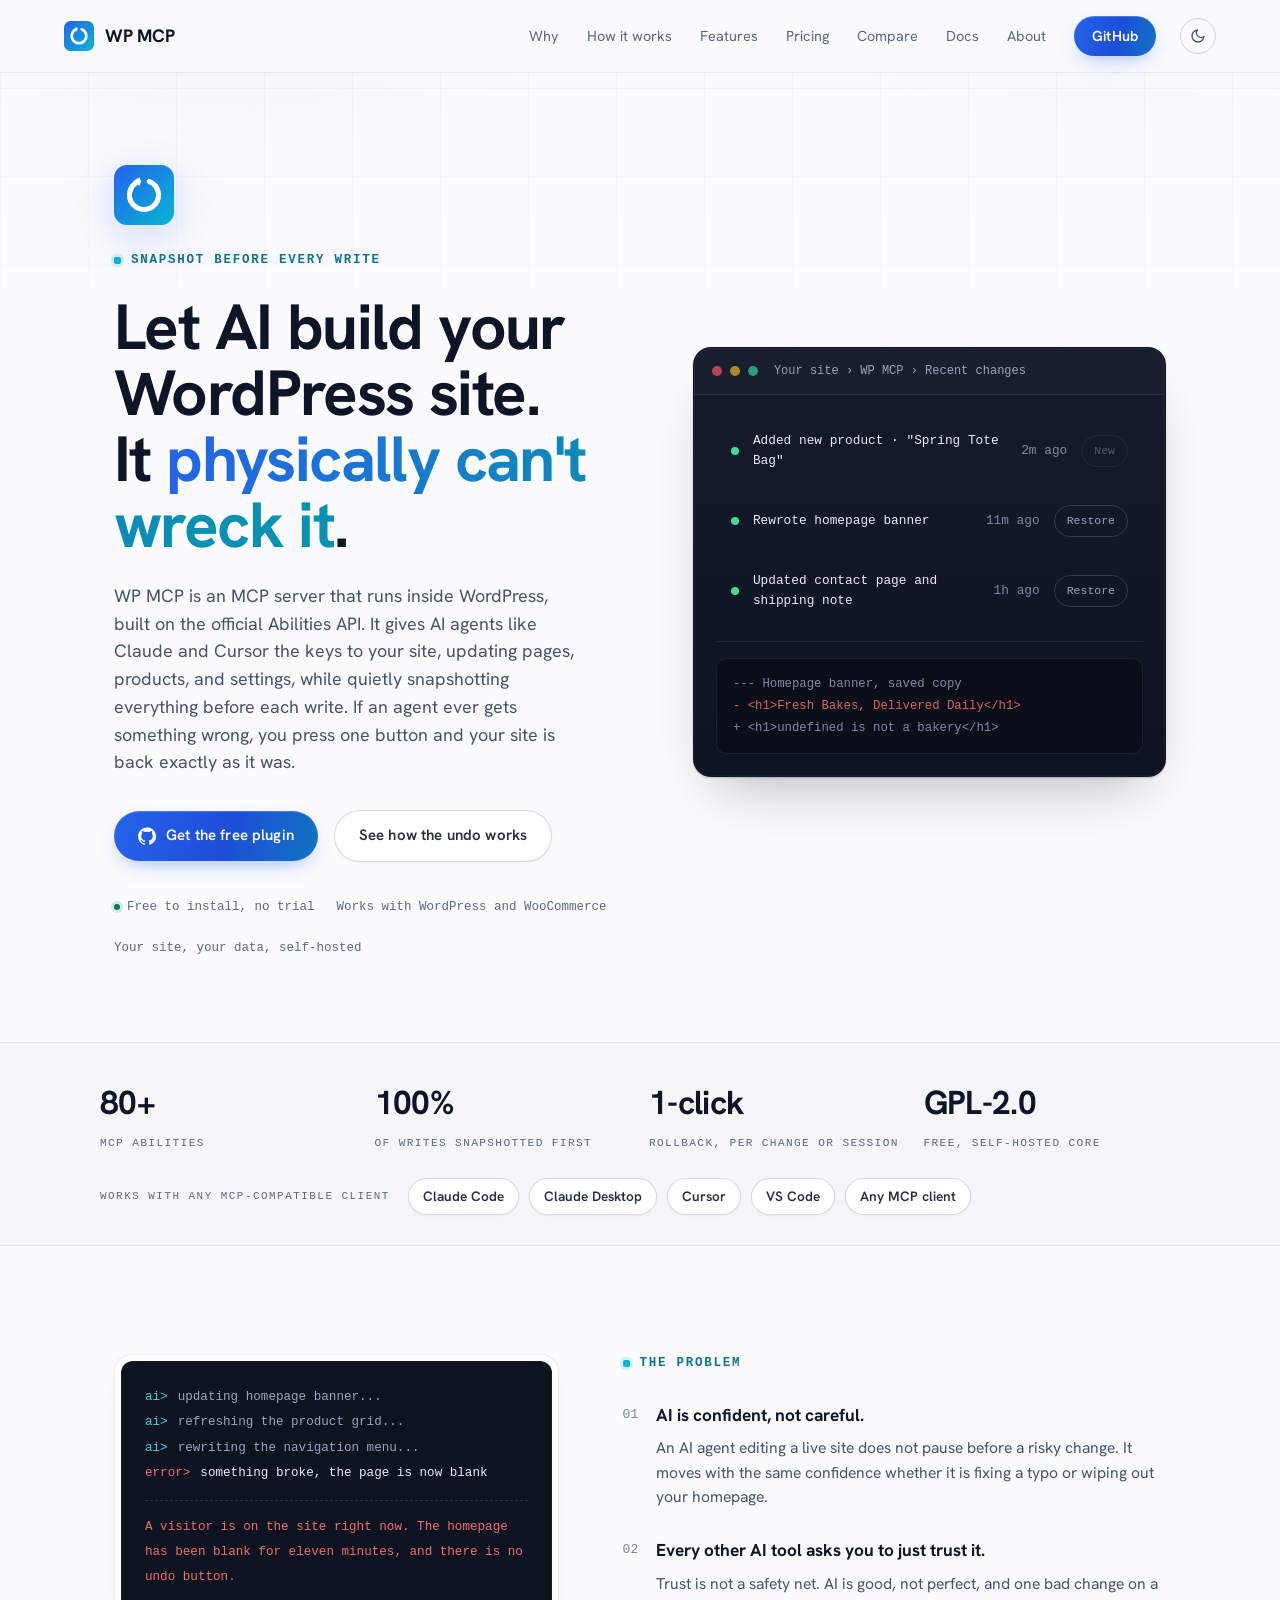
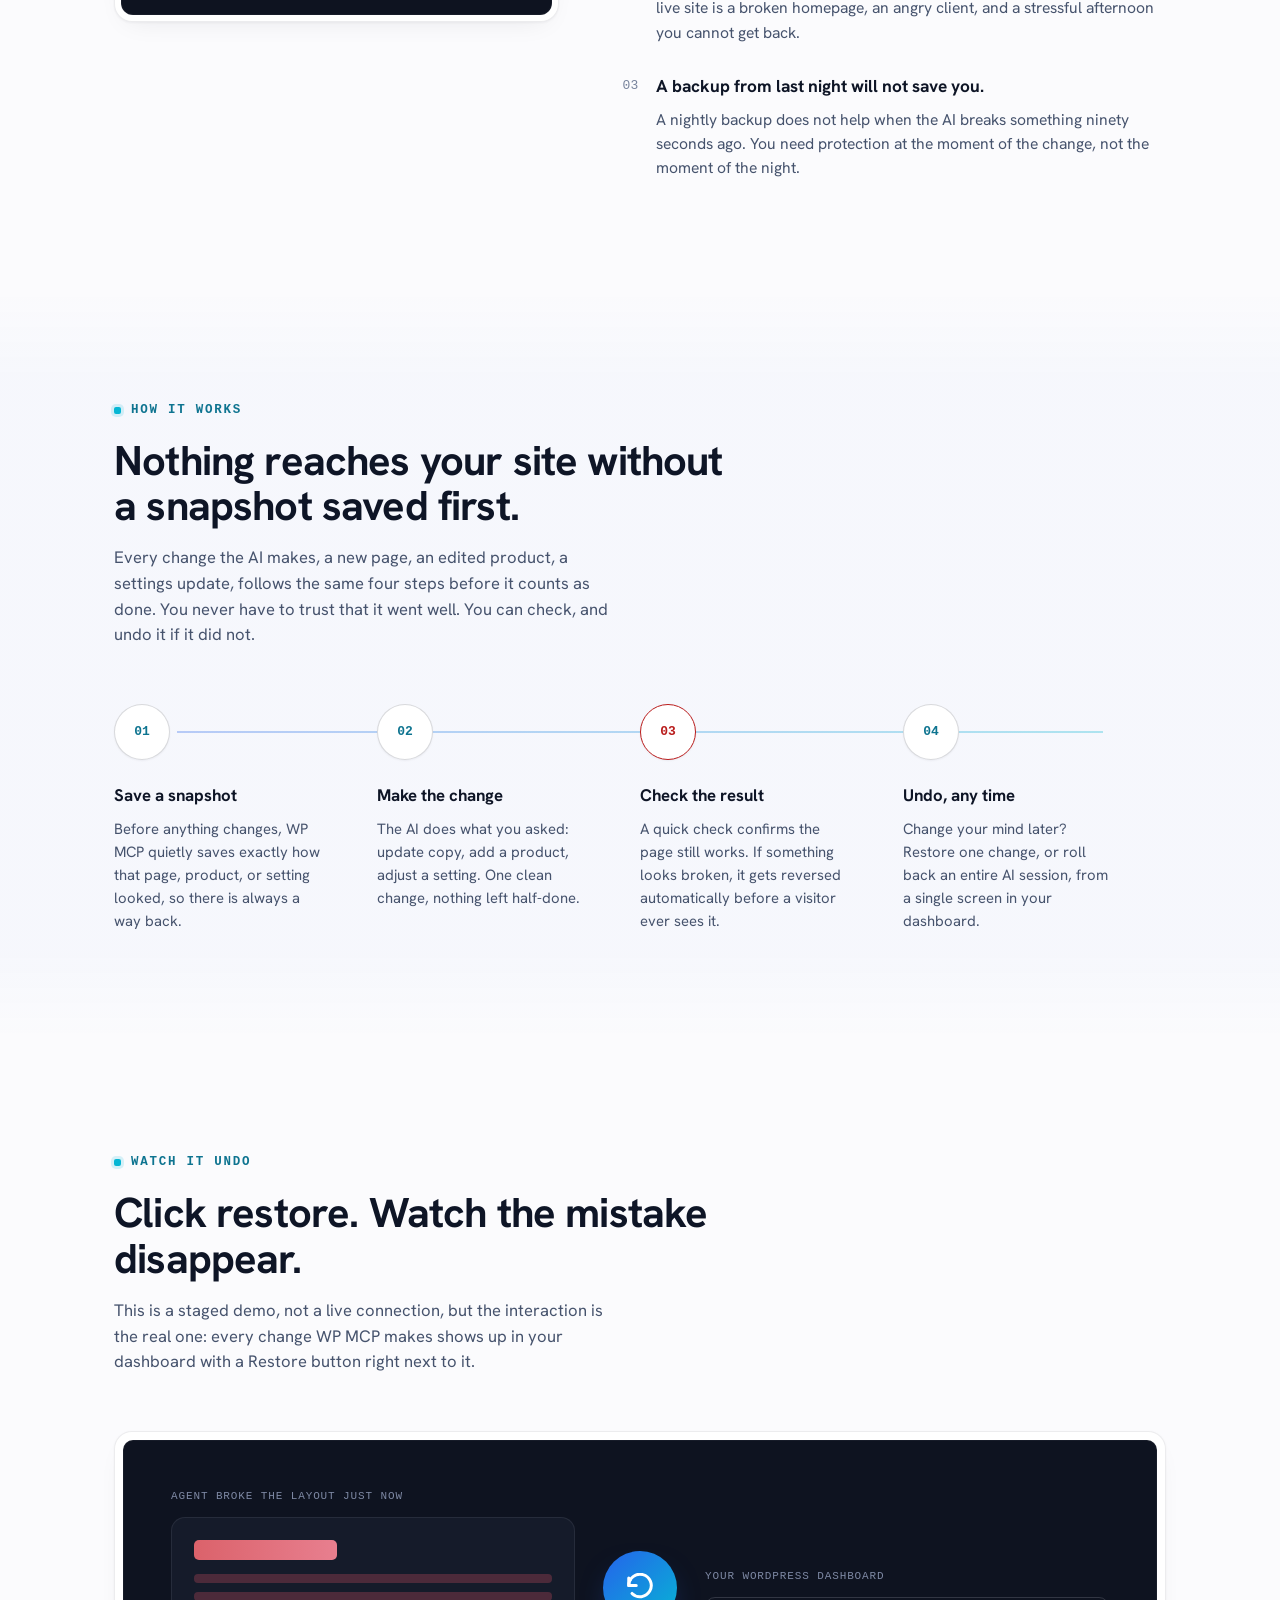
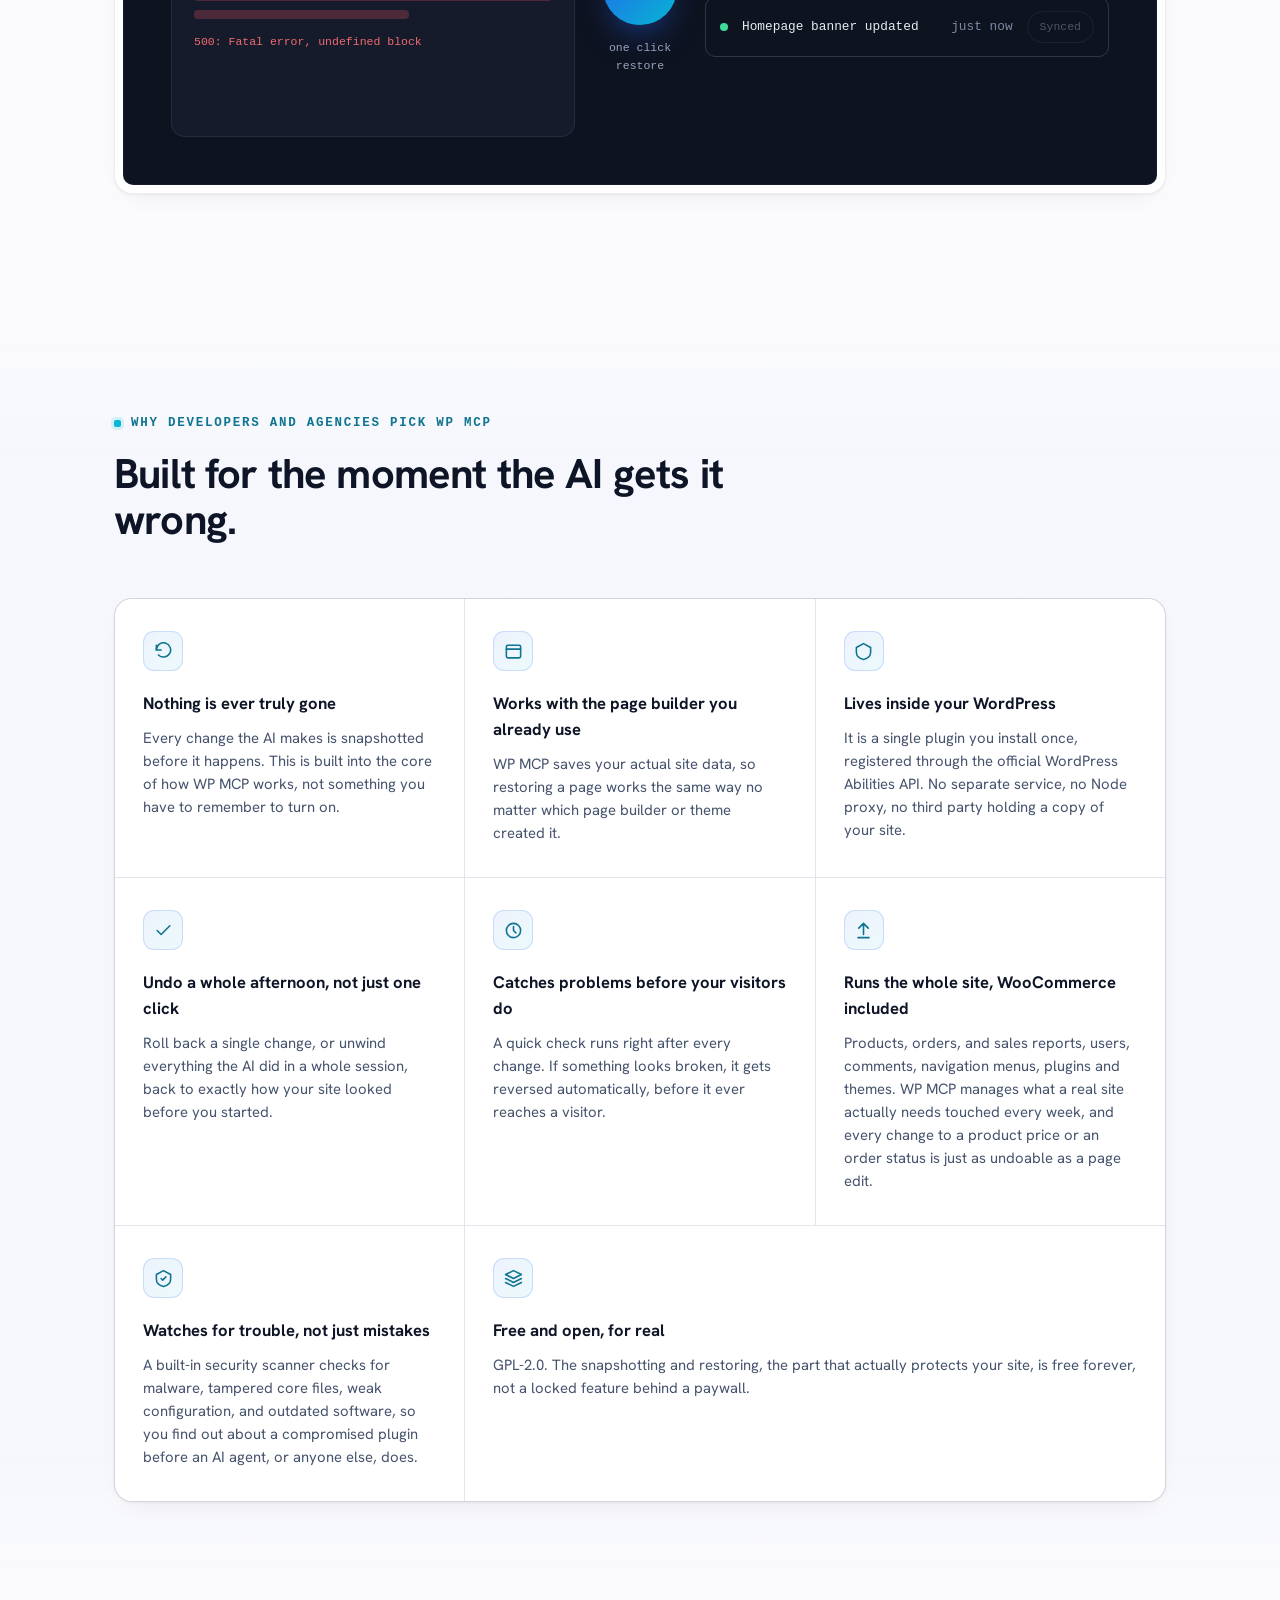
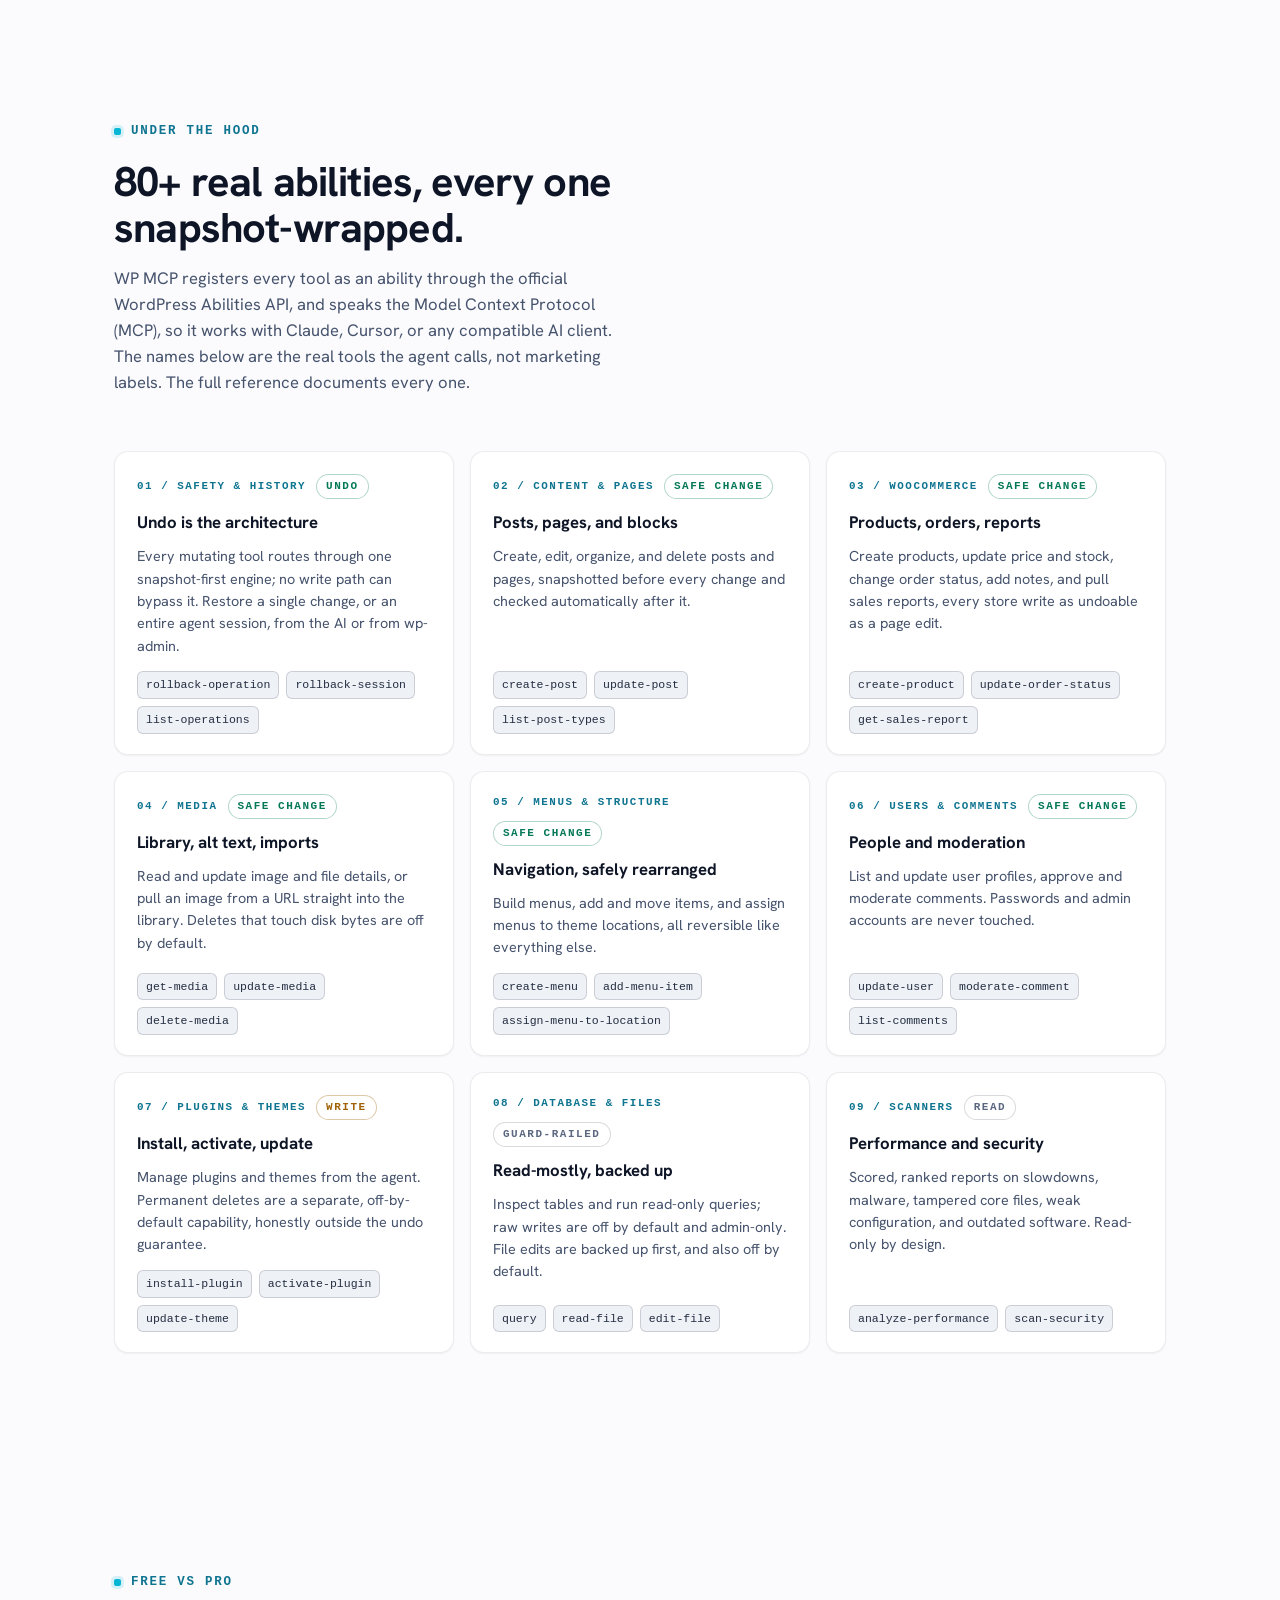
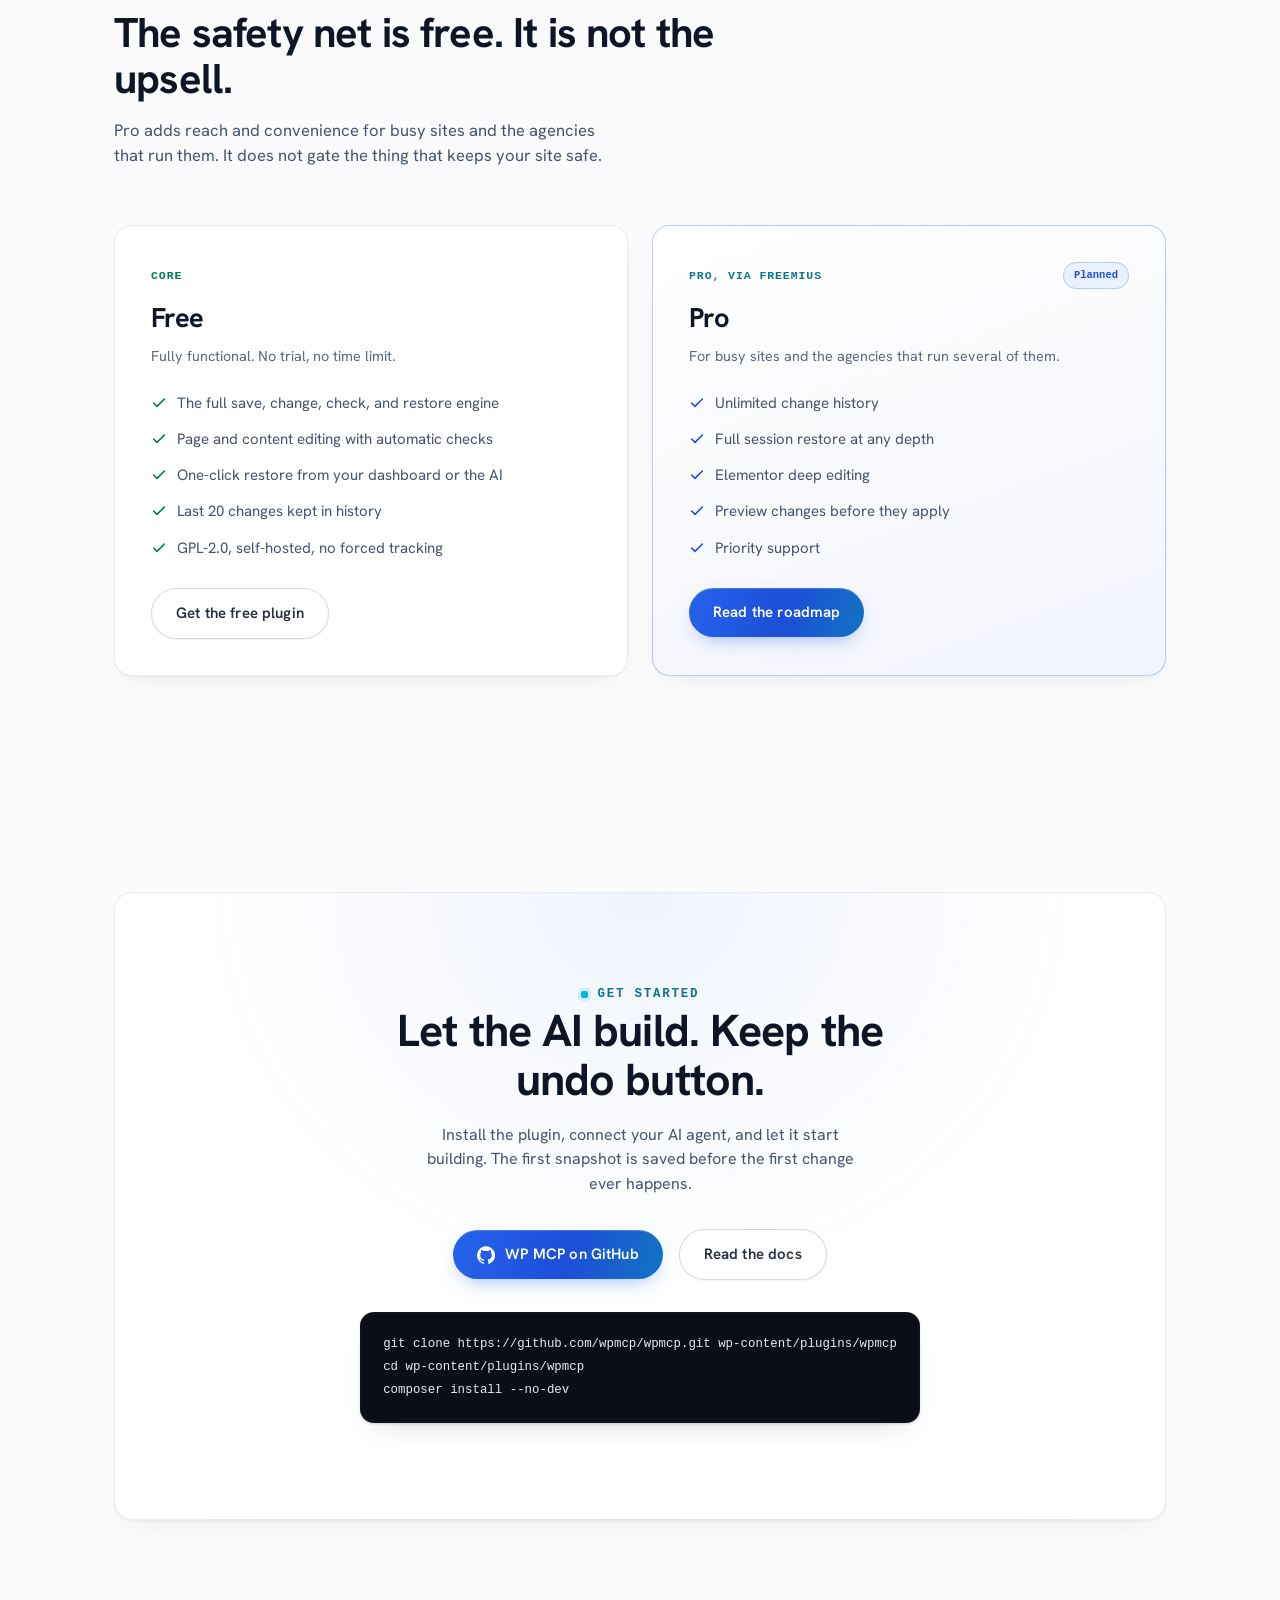
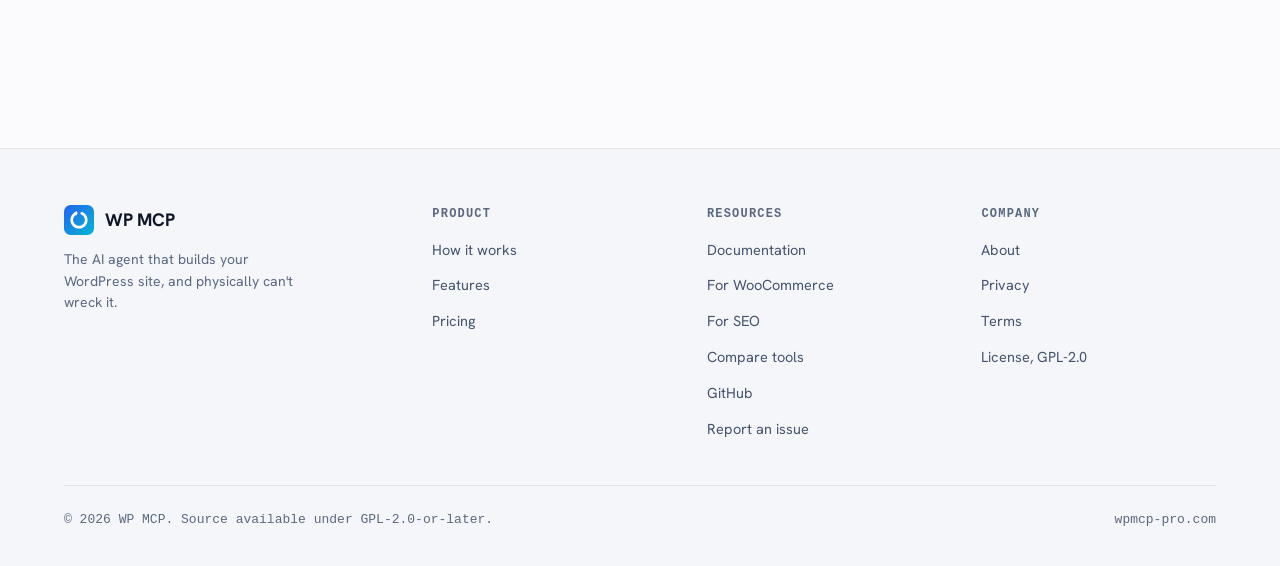
<file: index.html>
<!doctype html>
<html lang="en">
<head>
<meta charset="utf-8">
<meta name="viewport" content="width=device-width, initial-scale=1">
<meta name="author" content="Fahad Murtaza">

<!--
  ANALYTICS SCAFFOLD (placeholder, inert by default).
  Google Tag Manager + Consent Mode v2, mirroring the reference site. It is
  COMMENTED OUT so this page stays fully self-contained and strict-CSP safe
  with zero external network calls. To enable analytics:
    1. Replace GTM-XXXXXXX below with your real GTM container id.
    2. Uncomment BOTH the Consent Mode block and the GTM loader block.
    3. Uncomment the matching <noscript> iframe just after <body>.
  Consent defaults to denied in the EU/EEA/UK per Consent Mode v2.

  <script>
  window.dataLayer = window.dataLayer || [];
  function gtag(){dataLayer.push(arguments);}
  gtag('consent','default',{ad_storage:'granted',ad_user_data:'granted',ad_personalization:'granted',analytics_storage:'granted',functionality_storage:'granted',personalization_storage:'granted',security_storage:'granted'});
  gtag('consent','default',{region:['AT','BE','BG','HR','CY','CZ','DK','EE','FI','FR','DE','GR','HU','IE','IT','LV','LT','LU','MT','NL','PL','PT','RO','SK','SI','ES','SE','IS','LI','NO','GB','CH'],ad_storage:'denied',ad_user_data:'denied',ad_personalization:'denied',analytics_storage:'denied',wait_for_update:500});
  gtag('set','ads_data_redaction',true);
  gtag('set','url_passthrough',true);
  </script>
  <script>(function(w,d,s,l,i){w[l]=w[l]||[];w[l].push({'gtm.start':
  new Date().getTime(),event:'gtm.js'});var f=d.getElementsByTagName(s)[0],
  j=d.createElement(s),dl=l!='dataLayer'?'&l='+l:'';j.async=true;j.src=
  'https://www.googletagmanager.com/gtm.js?id='+i+dl;f.parentNode.insertBefore(j,f);
  })(window,document,'script','dataLayer','GTM-XXXXXXX');</script>
-->

<!-- SEO -->
<title>WP MCP: the AI agent that builds your WordPress site and can't wreck it</title>
<meta name="description" content="WP MCP is an MCP server for WordPress, built on the official Abilities API. AI agents build and manage your site while every change is snapshotted first, so anything they do can be undone with one click. Free and open, GPL-2.0.">
<meta name="keywords" content="WordPress MCP, MCP server WordPress, WordPress Abilities API, AI WordPress plugin, undo AI changes WordPress, WordPress rollback plugin, Model Context Protocol WordPress, WooCommerce MCP">
<link rel="canonical" href="https://wpmcp-pro.com/">

<!-- Favicons -->
<link rel="icon" href="/favicon.svg" type="image/svg+xml">
<link rel="icon" type="image/png" sizes="32x32" href="/favicon-32.png">
<link rel="icon" href="/favicon.ico" sizes="any">
<link rel="apple-touch-icon" href="/apple-touch-icon.png">
<meta name="theme-color" content="#fbfbfd">
<script>
/* Pre-paint theme stamp: light is the default face, a stored choice wins. */
(function () {
  var t = "light";
  try { var s = localStorage.getItem("wpmcp-theme"); if (s === "dark" || s === "light") t = s; } catch (e) {}
  document.documentElement.setAttribute("data-theme", t);
  var m = document.querySelector('meta[name="theme-color"]');
  if (m) m.setAttribute("content", t === "dark" ? "#0c0f16" : "#fbfbfd");
})();
</script>

<!-- Open Graph -->
<meta property="og:type" content="website">
<meta property="og:url" content="https://wpmcp-pro.com/">
<meta property="og:title" content="WP MCP: the AI agent that builds your WordPress site and can't wreck it">
<meta property="og:description" content="WP MCP gives AI agents the keys to your WordPress site, and snapshots everything before it changes. One click restores your site exactly as it was.">
<meta property="og:image" content="https://wpmcp-pro.com/og-image.png">
<meta property="og:image:secure_url" content="https://wpmcp-pro.com/og-image.png">
<meta property="og:image:width" content="1200">
<meta property="og:image:height" content="630">
<meta property="og:image:type" content="image/png">
<meta property="og:image:alt" content="WP MCP, let AI agents build your WordPress site and undo anything they break">
<meta property="og:site_name" content="WP MCP">
<meta property="og:locale" content="en_US">

<!-- Twitter Card -->
<meta name="twitter:card" content="summary_large_image">
<meta name="twitter:title" content="WP MCP: the AI agent that builds your WordPress site and can't wreck it">
<meta name="twitter:description" content="An MCP server for WordPress with snapshot-before-every-write and a one-click undo built into the core. Free and open, GPL-2.0.">
<meta name="twitter:image" content="https://wpmcp-pro.com/og-image.png">
<meta name="twitter:image:alt" content="WP MCP snapshots every change before it happens, so anything the AI does can be undone">

<!-- Structured data -->
<script type="application/ld+json">
{
  "@context": "https://schema.org",
  "@type": "SoftwareApplication",
  "name": "WP MCP",
  "url": "https://wpmcp-pro.com/",
  "description": "WP MCP is a WordPress plugin that exposes an MCP server via the official Abilities API, letting AI agents build and manage a site. It saves a snapshot of every object before changing it, so any change can be undone with one click, per operation or per whole session.",
  "applicationCategory": "DeveloperApplication",
  "operatingSystem": "WordPress 6.9+",
  "offers": { "@type": "Offer", "price": "0", "priceCurrency": "USD" },
  "license": "https://www.gnu.org/licenses/old-licenses/gpl-2.0.html",
  "author": {
    "@type": "Person",
    "name": "Fahad Murtaza",
    "url": "https://isupercoder.com",
    "sameAs": ["https://isupercoder.com", "https://github.com/fahdi", "https://www.linkedin.com/in/fahadmurtaza/"]
  }
}
</script>

<link rel="stylesheet" href="assets/css/fonts.css">
<link rel="stylesheet" href="assets/css/brand.css">
<link rel="stylesheet" href="assets/css/base.css">
<link rel="stylesheet" href="assets/css/site.css">
<link rel="stylesheet" href="assets/css/landing.css">
<link rel="stylesheet" href="assets/css/logo.css">
</head>
<body>
<a class="skip-link" href="#main">Skip to content</a>
<div class="atmosphere" aria-hidden="true"><div class="grid-overlay"></div></div>

<header class="site-header">
  <div class="site-header-inner">
    <a class="brand-mark logo-animated" href="index.html" aria-label="WP MCP home">
      <svg class="logo-mark" viewBox="0 0 256 256" fill="none" xmlns="http://www.w3.org/2000/svg" role="img" aria-hidden="true">
        <defs>
          <linearGradient id="hmark" x1="0" y1="0" x2="256" y2="256" gradientUnits="userSpaceOnUse">
            <stop offset="0" stop-color="#2563EB"/>
            <stop offset="1" stop-color="#06B6D4"/>
          </linearGradient>
        </defs>
        <rect width="256" height="256" rx="56" fill="url(#hmark)"/>
        <g class="logo-ring" stroke="#FFFFFF" stroke-width="22" stroke-linecap="round" fill="none">
          <path d="M151.2 70.5 A62 62 0 1 1 104.8 70.5"/>
        </g>
        <path class="logo-arrow" d="M80 70.5 L110 52 L110 89 Z" fill="#FFFFFF"/>
      </svg>
      <span data-brand-name>WP MCP</span>
    </a>

    <nav class="nav-links" aria-label="Primary">
      <a href="#problem">Why</a>
      <a href="#how-it-works">How it works</a>
      <a href="#features">Features</a>
      <a href="#pricing">Pricing</a>
      <a href="wp-mcp-vs-other-wordpress-mcp-tools.html">Compare</a>
      <a href="docs.html">Docs</a>
      <a href="about.html">About</a>
      <a class="btn btn-primary btn-sm" href="https://github.com/wpmcp/wpmcp" data-brand-github>GitHub</a>
    </nav>

    <div class="header-controls">
      <button class="theme-toggle" type="button" aria-label="Switch to dark theme">
        <svg class="icon-moon" viewBox="0 0 24 24" fill="none" stroke="currentColor" stroke-width="2" stroke-linecap="round" stroke-linejoin="round" aria-hidden="true"><path d="M21 12.8A9 9 0 1 1 11.2 3a7 7 0 0 0 9.8 9.8z"/></svg>
        <svg class="icon-sun" viewBox="0 0 24 24" fill="none" stroke="currentColor" stroke-width="2" stroke-linecap="round" stroke-linejoin="round" aria-hidden="true"><circle cx="12" cy="12" r="4"/><path d="M12 2v2M12 20v2M4.93 4.93l1.41 1.41M17.66 17.66l1.41 1.41M2 12h2M20 12h2M4.93 19.07l1.41-1.41M17.66 6.34l1.41-1.41"/></svg>
      </button>
      <button class="nav-toggle" aria-label="Toggle menu" aria-expanded="false">
        <svg viewBox="0 0 24 24" fill="none" stroke="currentColor" stroke-width="2" stroke-linecap="round" aria-hidden="true"><path d="M3 6h18M3 12h18M3 18h18"/></svg>
      </button>
    </div>
  </div>
</header>

<main id="main">

  <!-- ================= HERO ================= -->
  <section class="hero">
    <div class="hero-copy">
      <div class="hero-logo logo-animated" aria-hidden="true">
        <svg class="logo-mark" viewBox="0 0 256 256" fill="none" xmlns="http://www.w3.org/2000/svg">
          <defs>
            <linearGradient id="heromark" x1="0" y1="0" x2="256" y2="256" gradientUnits="userSpaceOnUse">
              <stop offset="0" stop-color="#2563EB"/>
              <stop offset="1" stop-color="#06B6D4"/>
            </linearGradient>
          </defs>
          <rect width="256" height="256" rx="56" fill="url(#heromark)"/>
          <g class="logo-ring" stroke="#FFFFFF" stroke-width="22" stroke-linecap="round" fill="none">
            <path d="M151.2 70.5 A62 62 0 1 1 104.8 70.5"/>
          </g>
          <path class="logo-arrow" d="M80 70.5 L110 52 L110 89 Z" fill="#FFFFFF"/>
        </svg>
      </div>
      <span class="eyebrow">Snapshot before every write</span>
      <h1>Let AI build your WordPress site.<br class="hide-mobile"> It <span class="text-gradient">physically can't wreck it</span>.</h1>
      <p class="lede">WP MCP is an MCP server that runs inside WordPress, built on the official Abilities API. It gives AI agents like Claude and Cursor the keys to your site, updating pages, products, and settings, while quietly snapshotting everything before each write. If an agent ever gets something wrong, you press one button and your site is back exactly as it was.</p>
      <div class="hero-actions">
        <a class="btn btn-primary" href="https://github.com/wpmcp/wpmcp" data-brand-github>
          <svg width="18" height="18" viewBox="0 0 24 24" fill="currentColor" aria-hidden="true"><path d="M12 .5a12 12 0 0 0-3.79 23.39c.6.11.82-.26.82-.58v-2.03c-3.34.73-4.04-1.61-4.04-1.61-.55-1.39-1.34-1.76-1.34-1.76-1.09-.75.08-.73.08-.73 1.2.09 1.84 1.24 1.84 1.24 1.07 1.84 2.81 1.31 3.5 1 .11-.78.42-1.31.76-1.61-2.67-.3-5.47-1.33-5.47-5.93 0-1.31.47-2.38 1.24-3.22-.12-.3-.54-1.52.12-3.18 0 0 1.01-.32 3.3 1.23a11.5 11.5 0 0 1 6 0c2.29-1.55 3.3-1.23 3.3-1.23.66 1.66.24 2.88.12 3.18.77.84 1.23 1.91 1.23 3.22 0 4.61-2.8 5.63-5.48 5.92.43.37.81 1.11.81 2.23v3.3c0 .32.22.7.83.58A12 12 0 0 0 12 .5z"/></svg>
          Get the free plugin
        </a>
        <a class="btn btn-ghost" href="#how-it-works">See how the undo works</a>
      </div>
      <div class="hero-meta">
        <span><i class="dot" aria-hidden="true"></i> Free to install, no trial</span>
        <span>Works with WordPress and WooCommerce</span>
        <span>Your site, your data, self-hosted</span>
      </div>
    </div>

    <div class="hero-visual" aria-label="Live activity log showing a one-click restore">
      <div class="console">
        <div class="console-bar">
          <span class="cdot"></span><span class="cdot"></span><span class="cdot"></span>
          <span class="ctitle">Your site &rsaquo; WP MCP &rsaquo; Recent changes</span>
        </div>
        <div class="console-body">
          <div class="op-row">
            <span class="op-status" aria-hidden="true"></span>
            <span class="op-name">Added new product &middot; "Spring Tote Bag"</span>
            <span class="op-time">2m ago</span>
            <button class="op-undo" disabled>New</button>
          </div>
          <div class="op-row" data-console-row data-state>
            <span class="op-status" aria-hidden="true"></span>
            <span class="op-name">Rewrote homepage banner</span>
            <span class="op-time">11m ago</span>
            <button class="op-undo" data-console-undo>Restore</button>
          </div>
          <div class="op-row">
            <span class="op-status" aria-hidden="true"></span>
            <span class="op-name">Updated contact page and shipping note</span>
            <span class="op-time">1h ago</span>
            <button class="op-undo">Restore</button>
          </div>

          <div class="console-divider"></div>

          <div class="console-diff">
            <span class="ctx">--- Homepage banner, saved copy</span>
            <span class="add is-hidden">+ &lt;h1&gt;Fresh Bakes, Delivered Daily&lt;/h1&gt;</span>
            <span class="del">- &lt;h1&gt;Fresh Bakes, Delivered Daily&lt;/h1&gt;</span>
            <span class="ctx">+ &lt;h1&gt;undefined is not a bakery&lt;/h1&gt;</span>
          </div>
        </div>
      </div>
    </div>
  </section>

  <!-- ================= STATS + CLIENTS BAND ================= -->
  <section class="hero-band" aria-label="Key numbers and compatible clients">
    <div class="hero-stats reveal">
      <div class="stat"><span class="stat-num">80+</span><span class="stat-label">MCP abilities</span></div>
      <div class="stat"><span class="stat-num">100%</span><span class="stat-label">of writes snapshotted first</span></div>
      <div class="stat"><span class="stat-num">1-click</span><span class="stat-label">rollback, per change or session</span></div>
      <div class="stat"><span class="stat-num">GPL-2.0</span><span class="stat-label">free, self-hosted core</span></div>
    </div>
    <div class="clients reveal">
      <span class="clients-label">Works with any MCP-compatible client</span>
      <div class="clients-row">
        <span class="client-chip">Claude Code</span>
        <span class="client-chip">Claude Desktop</span>
        <span class="client-chip">Cursor</span>
        <span class="client-chip">VS Code</span>
        <span class="client-chip">Any MCP client</span>
      </div>
    </div>
  </section>

  <!-- ================= THE PROBLEM ================= -->
  <section class="section" id="problem">
    <div class="problem">
      <div class="problem-scenario reveal">
        <div class="scenario-frame">
          <div class="scenario-log">
            <p class="line"><span class="tag">ai&gt;</span> updating homepage banner...</p>
            <p class="line"><span class="tag">ai&gt;</span> refreshing the product grid...</p>
            <p class="line"><span class="tag">ai&gt;</span> rewriting the navigation menu...</p>
            <p class="line bad"><span class="tag">error&gt;</span> something broke, the page is now blank</p>
            <p class="crack">A visitor is on the site right now. The homepage has been blank for eleven minutes, and there is no undo button.</p>
          </div>
        </div>
      </div>

      <div class="problem-points">
        <span class="eyebrow reveal">The problem</span>
        <div class="problem-point reveal">
          <span class="num">01</span>
          <div>
            <h3>AI is confident, not careful.</h3>
            <p>An AI agent editing a live site does not pause before a risky change. It moves with the same confidence whether it is fixing a typo or wiping out your homepage.</p>
          </div>
        </div>
        <div class="problem-point reveal">
          <span class="num">02</span>
          <div>
            <h3>Every other AI tool asks you to just trust it.</h3>
            <p>Trust is not a safety net. AI is good, not perfect, and one bad change on a live site is a broken homepage, an angry client, and a stressful afternoon you cannot get back.</p>
          </div>
        </div>
        <div class="problem-point reveal">
          <span class="num">03</span>
          <div>
            <h3>A backup from last night will not save you.</h3>
            <p>A nightly backup does not help when the AI breaks something ninety seconds ago. You need protection at the moment of the change, not the moment of the night.</p>
          </div>
        </div>
      </div>
    </div>
  </section>

  <!-- ================= HOW IT WORKS ================= -->
  <section class="section tint" id="how-it-works">
    <div class="section-head reveal">
      <span class="eyebrow">How it works</span>
      <h2>Nothing reaches your site without a snapshot saved first.</h2>
      <p>Every change the AI makes, a new page, an edited product, a settings update, follows the same four steps before it counts as done. You never have to trust that it went well. You can check, and undo it if it did not.</p>
    </div>

    <div class="pipeline">
      <div class="pipeline-rail" aria-hidden="true"></div>

      <div class="pipeline-step reveal">
        <div class="step-node">01</div>
        <h3>Save a snapshot</h3>
        <p>Before anything changes, WP MCP quietly saves exactly how that page, product, or setting looked, so there is always a way back.</p>
      </div>

      <div class="pipeline-step reveal">
        <div class="step-node">02</div>
        <h3>Make the change</h3>
        <p>The AI does what you asked: update copy, add a product, adjust a setting. One clean change, nothing left half-done.</p>
      </div>

      <div class="pipeline-step reveal" data-fail="true">
        <div class="step-node">03</div>
        <h3>Check the result</h3>
        <p>A quick check confirms the page still works. If something looks broken, it gets reversed automatically before a visitor ever sees it.</p>
      </div>

      <div class="pipeline-step reveal">
        <div class="step-node">04</div>
        <h3>Undo, any time</h3>
        <p>Change your mind later? Restore one change, or roll back an entire AI session, from a single screen in your dashboard.</p>
      </div>
    </div>
  </section>

  <!-- ================= WATCH IT UNDO ================= -->
  <section class="section">
    <div class="section-head reveal">
      <span class="eyebrow">Watch it undo</span>
      <h2>Click restore. Watch the mistake disappear.</h2>
      <p>This is a staged demo, not a live connection, but the interaction is the real one: every change WP MCP makes shows up in your dashboard with a Restore button right next to it.</p>
    </div>

    <div class="undo-demo reveal">
      <div class="undo-demo-inner">
        <div>
          <p class="undo-page-label" data-demo-label>AI editing your homepage</p>
          <div class="undo-page" data-demo-page>
            <div class="fake-h1"></div>
            <div class="fake-line"></div>
            <div class="fake-line"></div>
            <div class="fake-line short"></div>
          </div>
        </div>

        <div class="undo-control">
          <button class="undo-button" data-demo-undo aria-label="Toggle undo demo">
            <svg viewBox="0 0 24 24" fill="none" stroke="#fff" stroke-width="2.4" stroke-linecap="round" stroke-linejoin="round" aria-hidden="true">
              <path d="M3 10a9 9 0 1 1 2.64 6.36"/>
              <path d="M3 4v6h6"/>
            </svg>
          </button>
          <span class="undo-label">one click<br>restore</span>
        </div>

        <div>
          <p class="undo-page-label">your WordPress dashboard</p>
          <div class="op-row" style="border:1px solid var(--dk-hairline-strong);">
            <span class="op-status" aria-hidden="true"></span>
            <span class="op-name">Homepage banner updated</span>
            <span class="op-time">just now</span>
            <button class="op-undo" disabled>Synced</button>
          </div>
        </div>
      </div>
    </div>
  </section>

  <!-- ================= FEATURES ================= -->
  <section class="section tint" id="features">
    <div class="section-head reveal">
      <span class="eyebrow">Why developers and agencies pick WP MCP</span>
      <h2>Built for the moment the AI gets it wrong.</h2>
    </div>

    <div class="features-grid">
      <article class="feature-card reveal">
        <div class="ficon"><svg viewBox="0 0 24 24" fill="none" stroke="currentColor" stroke-width="2" stroke-linecap="round" stroke-linejoin="round"><path d="M3 10a9 9 0 1 1 2.64 6.36"/><path d="M3 4v6h6"/></svg></div>
        <h3>Nothing is ever truly gone</h3>
        <p>Every change the AI makes is snapshotted before it happens. This is built into the core of how WP MCP works, not something you have to remember to turn on.</p>
      </article>
      <article class="feature-card reveal">
        <div class="ficon"><svg viewBox="0 0 24 24" fill="none" stroke="currentColor" stroke-width="2" stroke-linecap="round" stroke-linejoin="round"><rect x="3" y="4" width="18" height="16" rx="2"/><path d="M3 9h18"/></svg></div>
        <h3>Works with the page builder you already use</h3>
        <p>WP MCP saves your actual site data, so restoring a page works the same way no matter which page builder or theme created it.</p>
      </article>
      <article class="feature-card reveal">
        <div class="ficon"><svg viewBox="0 0 24 24" fill="none" stroke="currentColor" stroke-width="2" stroke-linecap="round" stroke-linejoin="round"><path d="M12 2 3 7v6c0 5 4 8 9 9 5-1 9-4 9-9V7z"/></svg></div>
        <h3>Lives inside your WordPress</h3>
        <p>It is a single plugin you install once, registered through the official WordPress Abilities API. No separate service, no Node proxy, no third party holding a copy of your site.</p>
      </article>
      <article class="feature-card reveal">
        <div class="ficon"><svg viewBox="0 0 24 24" fill="none" stroke="currentColor" stroke-width="2" stroke-linecap="round" stroke-linejoin="round"><path d="M20 6 9 17l-5-5"/></svg></div>
        <h3>Undo a whole afternoon, not just one click</h3>
        <p>Roll back a single change, or unwind everything the AI did in a whole session, back to exactly how your site looked before you started.</p>
      </article>
      <article class="feature-card reveal">
        <div class="ficon"><svg viewBox="0 0 24 24" fill="none" stroke="currentColor" stroke-width="2" stroke-linecap="round" stroke-linejoin="round"><circle cx="12" cy="12" r="9"/><path d="M12 7v5l3 3"/></svg></div>
        <h3>Catches problems before your visitors do</h3>
        <p>A quick check runs right after every change. If something looks broken, it gets reversed automatically, before it ever reaches a visitor.</p>
      </article>
      <article class="feature-card reveal">
        <div class="ficon"><svg viewBox="0 0 24 24" fill="none" stroke="currentColor" stroke-width="2" stroke-linecap="round" stroke-linejoin="round"><path d="M6 9l6-6 6 6M12 3v14M5 21h14"/></svg></div>
        <h3>Runs the whole site, WooCommerce included</h3>
        <p>Products, orders, and sales reports, users, comments, navigation menus, plugins and themes. WP MCP manages what a real site actually needs touched every week, and every change to a product price or an order status is just as undoable as a page edit.</p>
      </article>
      <article class="feature-card reveal">
        <div class="ficon"><svg viewBox="0 0 24 24" fill="none" stroke="currentColor" stroke-width="2" stroke-linecap="round" stroke-linejoin="round"><path d="M12 2 3 7v6c0 5 4 8 9 9 5-1 9-4 9-9V7z"/><path d="M9 12l2 2 4-4"/></svg></div>
        <h3>Watches for trouble, not just mistakes</h3>
        <p>A built-in security scanner checks for malware, tampered core files, weak configuration, and outdated software, so you find out about a compromised plugin before an AI agent, or anyone else, does.</p>
      </article>
      <article class="feature-card reveal">
        <div class="ficon"><svg viewBox="0 0 24 24" fill="none" stroke="currentColor" stroke-width="2" stroke-linecap="round" stroke-linejoin="round"><path d="M12 2 2 7l10 5 10-5-10-5z"/><path d="M2 17l10 5 10-5"/><path d="M2 12l10 5 10-5"/></svg></div>
        <h3>Free and open, for real</h3>
        <p>GPL-2.0. The snapshotting and restoring, the part that actually protects your site, is free forever, not a locked feature behind a paywall.</p>
      </article>
    </div>
  </section>

  <!-- ================= TOOLS OVERVIEW (for the technically curious) ================= -->
  <section class="section" id="tools">
    <div class="section-head reveal">
      <span class="eyebrow">Under the hood</span>
      <h2>80+ real abilities, every one snapshot-wrapped.</h2>
      <p>WP MCP registers every tool as an ability through the official WordPress Abilities API, and speaks the Model Context Protocol (MCP), so it works with Claude, Cursor, or any compatible AI client. The names below are the real tools the agent calls, not marketing labels. The <a href="docs.html">full reference</a> documents every one.</p>
    </div>

    <div class="cap-grid">
      <article class="cap-card reveal">
        <p class="cap-kicker">01 / Safety &amp; history <span class="pill pill-safe">undo</span></p>
        <h3>Undo is the architecture</h3>
        <p>Every mutating tool routes through one snapshot-first engine; no write path can bypass it. Restore a single change, or an entire agent session, from the AI or from wp-admin.</p>
        <div class="cap-chips"><code>rollback-operation</code><code>rollback-session</code><code>list-operations</code></div>
      </article>
      <article class="cap-card reveal">
        <p class="cap-kicker">02 / Content &amp; pages <span class="pill pill-safe">safe change</span></p>
        <h3>Posts, pages, and blocks</h3>
        <p>Create, edit, organize, and delete posts and pages, snapshotted before every change and checked automatically after it.</p>
        <div class="cap-chips"><code>create-post</code><code>update-post</code><code>list-post-types</code></div>
      </article>
      <article class="cap-card reveal">
        <p class="cap-kicker">03 / WooCommerce <span class="pill pill-safe">safe change</span></p>
        <h3>Products, orders, reports</h3>
        <p>Create products, update price and stock, change order status, add notes, and pull sales reports, every store write as undoable as a page edit.</p>
        <div class="cap-chips"><code>create-product</code><code>update-order-status</code><code>get-sales-report</code></div>
      </article>
      <article class="cap-card reveal">
        <p class="cap-kicker">04 / Media <span class="pill pill-safe">safe change</span></p>
        <h3>Library, alt text, imports</h3>
        <p>Read and update image and file details, or pull an image from a URL straight into the library. Deletes that touch disk bytes are off by default.</p>
        <div class="cap-chips"><code>get-media</code><code>update-media</code><code>delete-media</code></div>
      </article>
      <article class="cap-card reveal">
        <p class="cap-kicker">05 / Menus &amp; structure <span class="pill pill-safe">safe change</span></p>
        <h3>Navigation, safely rearranged</h3>
        <p>Build menus, add and move items, and assign menus to theme locations, all reversible like everything else.</p>
        <div class="cap-chips"><code>create-menu</code><code>add-menu-item</code><code>assign-menu-to-location</code></div>
      </article>
      <article class="cap-card reveal">
        <p class="cap-kicker">06 / Users &amp; comments <span class="pill pill-safe">safe change</span></p>
        <h3>People and moderation</h3>
        <p>List and update user profiles, approve and moderate comments. Passwords and admin accounts are never touched.</p>
        <div class="cap-chips"><code>update-user</code><code>moderate-comment</code><code>list-comments</code></div>
      </article>
      <article class="cap-card reveal">
        <p class="cap-kicker">07 / Plugins &amp; themes <span class="pill pill-write">write</span></p>
        <h3>Install, activate, update</h3>
        <p>Manage plugins and themes from the agent. Permanent deletes are a separate, off-by-default capability, honestly outside the undo guarantee.</p>
        <div class="cap-chips"><code>install-plugin</code><code>activate-plugin</code><code>update-theme</code></div>
      </article>
      <article class="cap-card reveal">
        <p class="cap-kicker">08 / Database &amp; files <span class="pill pill-read">guard-railed</span></p>
        <h3>Read-mostly, backed up</h3>
        <p>Inspect tables and run read-only queries; raw writes are off by default and admin-only. File edits are backed up first, and also off by default.</p>
        <div class="cap-chips"><code>query</code><code>read-file</code><code>edit-file</code></div>
      </article>
      <article class="cap-card reveal">
        <p class="cap-kicker">09 / Scanners <span class="pill pill-read">read</span></p>
        <h3>Performance and security</h3>
        <p>Scored, ranked reports on slowdowns, malware, tampered core files, weak configuration, and outdated software. Read-only by design.</p>
        <div class="cap-chips"><code>analyze-performance</code><code>scan-security</code></div>
      </article>
    </div>
  </section>

  <!-- ================= PRICING ================= -->
  <section class="section" id="pricing">
    <div class="section-head reveal">
      <span class="eyebrow">Free vs Pro</span>
      <h2>The safety net is free. It is not the upsell.</h2>
      <p>Pro adds reach and convenience for busy sites and the agencies that run them. It does not gate the thing that keeps your site safe.</p>
    </div>

    <div class="pricing-grid">
      <div class="price-card reveal">
        <span class="ptag">Core</span>
        <h3 class="pname">Free</h3>
        <p class="pnote">Fully functional. No trial, no time limit.</p>
        <ul class="price-list">
          <li><svg viewBox="0 0 24 24" fill="none" stroke="currentColor" stroke-width="2.4" stroke-linecap="round" stroke-linejoin="round"><path d="M20 6 9 17l-5-5"/></svg> The full save, change, check, and restore engine</li>
          <li><svg viewBox="0 0 24 24" fill="none" stroke="currentColor" stroke-width="2.4" stroke-linecap="round" stroke-linejoin="round"><path d="M20 6 9 17l-5-5"/></svg> Page and content editing with automatic checks</li>
          <li><svg viewBox="0 0 24 24" fill="none" stroke="currentColor" stroke-width="2.4" stroke-linecap="round" stroke-linejoin="round"><path d="M20 6 9 17l-5-5"/></svg> One-click restore from your dashboard or the AI</li>
          <li><svg viewBox="0 0 24 24" fill="none" stroke="currentColor" stroke-width="2.4" stroke-linecap="round" stroke-linejoin="round"><path d="M20 6 9 17l-5-5"/></svg> Last 20 changes kept in history</li>
          <li><svg viewBox="0 0 24 24" fill="none" stroke="currentColor" stroke-width="2.4" stroke-linecap="round" stroke-linejoin="round"><path d="M20 6 9 17l-5-5"/></svg> GPL-2.0, self-hosted, no forced tracking</li>
        </ul>
        <a class="btn btn-ghost" href="https://github.com/wpmcp/wpmcp" data-brand-github>Get the free plugin</a>
      </div>

      <div class="price-card is-pro reveal">
        <span class="pro-badge">Planned</span>
        <span class="ptag">Pro, via Freemius</span>
        <h3 class="pname">Pro</h3>
        <p class="pnote">For busy sites and the agencies that run several of them.</p>
        <ul class="price-list">
          <li><svg viewBox="0 0 24 24" fill="none" stroke="currentColor" stroke-width="2.4" stroke-linecap="round" stroke-linejoin="round"><path d="M20 6 9 17l-5-5"/></svg> Unlimited change history</li>
          <li><svg viewBox="0 0 24 24" fill="none" stroke="currentColor" stroke-width="2.4" stroke-linecap="round" stroke-linejoin="round"><path d="M20 6 9 17l-5-5"/></svg> Full session restore at any depth</li>
          <li><svg viewBox="0 0 24 24" fill="none" stroke="currentColor" stroke-width="2.4" stroke-linecap="round" stroke-linejoin="round"><path d="M20 6 9 17l-5-5"/></svg> Elementor deep editing</li>
          <li><svg viewBox="0 0 24 24" fill="none" stroke="currentColor" stroke-width="2.4" stroke-linecap="round" stroke-linejoin="round"><path d="M20 6 9 17l-5-5"/></svg> Preview changes before they apply</li>
          <li><svg viewBox="0 0 24 24" fill="none" stroke="currentColor" stroke-width="2.4" stroke-linecap="round" stroke-linejoin="round"><path d="M20 6 9 17l-5-5"/></svg> Priority support</li>
        </ul>
        <a class="btn btn-primary" href="docs.html">Read the roadmap</a>
      </div>
    </div>
  </section>

  <!-- ================= FINAL CTA ================= -->
  <section class="section">
    <div class="final-cta reveal">
      <span class="eyebrow">Get started</span>
      <h2>Let the AI build. Keep the undo button.</h2>
      <p>Install the plugin, connect your AI agent, and let it start building. The first snapshot is saved before the first change ever happens.</p>
      <div class="hero-actions">
        <a class="btn btn-primary" href="https://github.com/wpmcp/wpmcp" data-brand-github>
          <svg width="18" height="18" viewBox="0 0 24 24" fill="currentColor" aria-hidden="true"><path d="M12 .5a12 12 0 0 0-3.79 23.39c.6.11.82-.26.82-.58v-2.03c-3.34.73-4.04-1.61-4.04-1.61-.55-1.39-1.34-1.76-1.34-1.76-1.09-.75.08-.73.08-.73 1.2.09 1.84 1.24 1.84 1.24 1.07 1.84 2.81 1.31 3.5 1 .11-.78.42-1.31.76-1.61-2.67-.3-5.47-1.33-5.47-5.93 0-1.31.47-2.38 1.24-3.22-.12-.3-.54-1.52.12-3.18 0 0 1.01-.32 3.3 1.23a11.5 11.5 0 0 1 6 0c2.29-1.55 3.3-1.23 3.3-1.23.66 1.66.24 2.88.12 3.18.77.84 1.23 1.91 1.23 3.22 0 4.61-2.8 5.63-5.48 5.92.43.37.81 1.11.81 2.23v3.3c0 .32.22.7.83.58A12 12 0 0 0 12 .5z"/></svg>
          WP MCP on GitHub
        </a>
        <a class="btn btn-ghost" href="docs.html">Read the docs</a>
      </div>
      <pre class="install-cmd"><code>git clone https://github.com/wpmcp/wpmcp.git wp-content/plugins/wpmcp
cd wp-content/plugins/wpmcp
composer install --no-dev</code></pre>
    </div>
  </section>

</main>

<footer class="site-footer">
  <div class="footer-grid">
    <div class="footer-brand">
      <a class="brand-mark logo-animated logo-static-in" href="index.html">
        <svg class="logo-mark" viewBox="0 0 256 256" fill="none" xmlns="http://www.w3.org/2000/svg" aria-hidden="true">
          <defs>
            <linearGradient id="fmark" x1="0" y1="0" x2="256" y2="256" gradientUnits="userSpaceOnUse">
              <stop offset="0" stop-color="#2563EB"/>
              <stop offset="1" stop-color="#06B6D4"/>
            </linearGradient>
          </defs>
          <rect width="256" height="256" rx="56" fill="url(#fmark)"/>
          <g class="logo-ring" stroke="#FFFFFF" stroke-width="22" stroke-linecap="round" fill="none">
            <path d="M151.2 70.5 A62 62 0 1 1 104.8 70.5"/>
          </g>
          <path class="logo-arrow" d="M80 70.5 L110 52 L110 89 Z" fill="#FFFFFF"/>
        </svg>
        <span data-brand-name>WP MCP</span>
      </a>
      <p>The AI agent that builds your WordPress site, and physically can't wreck it.</p>
    </div>
    <div class="footer-col">
      <h4>Product</h4>
      <ul>
        <li><a href="index.html#how-it-works">How it works</a></li>
        <li><a href="index.html#features">Features</a></li>
        <li><a href="index.html#pricing">Pricing</a></li>
      </ul>
    </div>
    <div class="footer-col">
      <h4>Resources</h4>
      <ul>
        <li><a href="docs.html">Documentation</a></li>
        <li><a href="mcp-for-woocommerce.html">For WooCommerce</a></li>
        <li><a href="mcp-for-seo.html">For SEO</a></li>
        <li><a href="wp-mcp-vs-other-wordpress-mcp-tools.html">Compare tools</a></li>
        <li><a href="https://github.com/wpmcp/wpmcp" data-brand-github>GitHub</a></li>
        <li><a href="https://github.com/wpmcp/wpmcp" data-brand-github>Report an issue</a></li>
      </ul>
    </div>
    <div class="footer-col">
      <h4>Company</h4>
      <ul>
        <li><a href="about.html">About</a></li>
        <li><a href="privacy.html">Privacy</a></li>
        <li><a href="terms.html">Terms</a></li>
        <li><a href="https://github.com/wpmcp/wpmcp/blob/main/LICENSE">License, GPL-2.0</a></li>
      </ul>
    </div>
  </div>
  <div class="footer-bottom">
    <span>&copy; <span data-year>2026</span> <span data-brand-name>WP MCP</span>. Source available under GPL-2.0-or-later.</span>
    <span data-brand-domain>wpmcp-pro.com</span>
  </div>
</footer>

<script src="assets/js/brand.js"></script>
<script src="assets/js/main.js"></script>
</body>
</html>
</file>
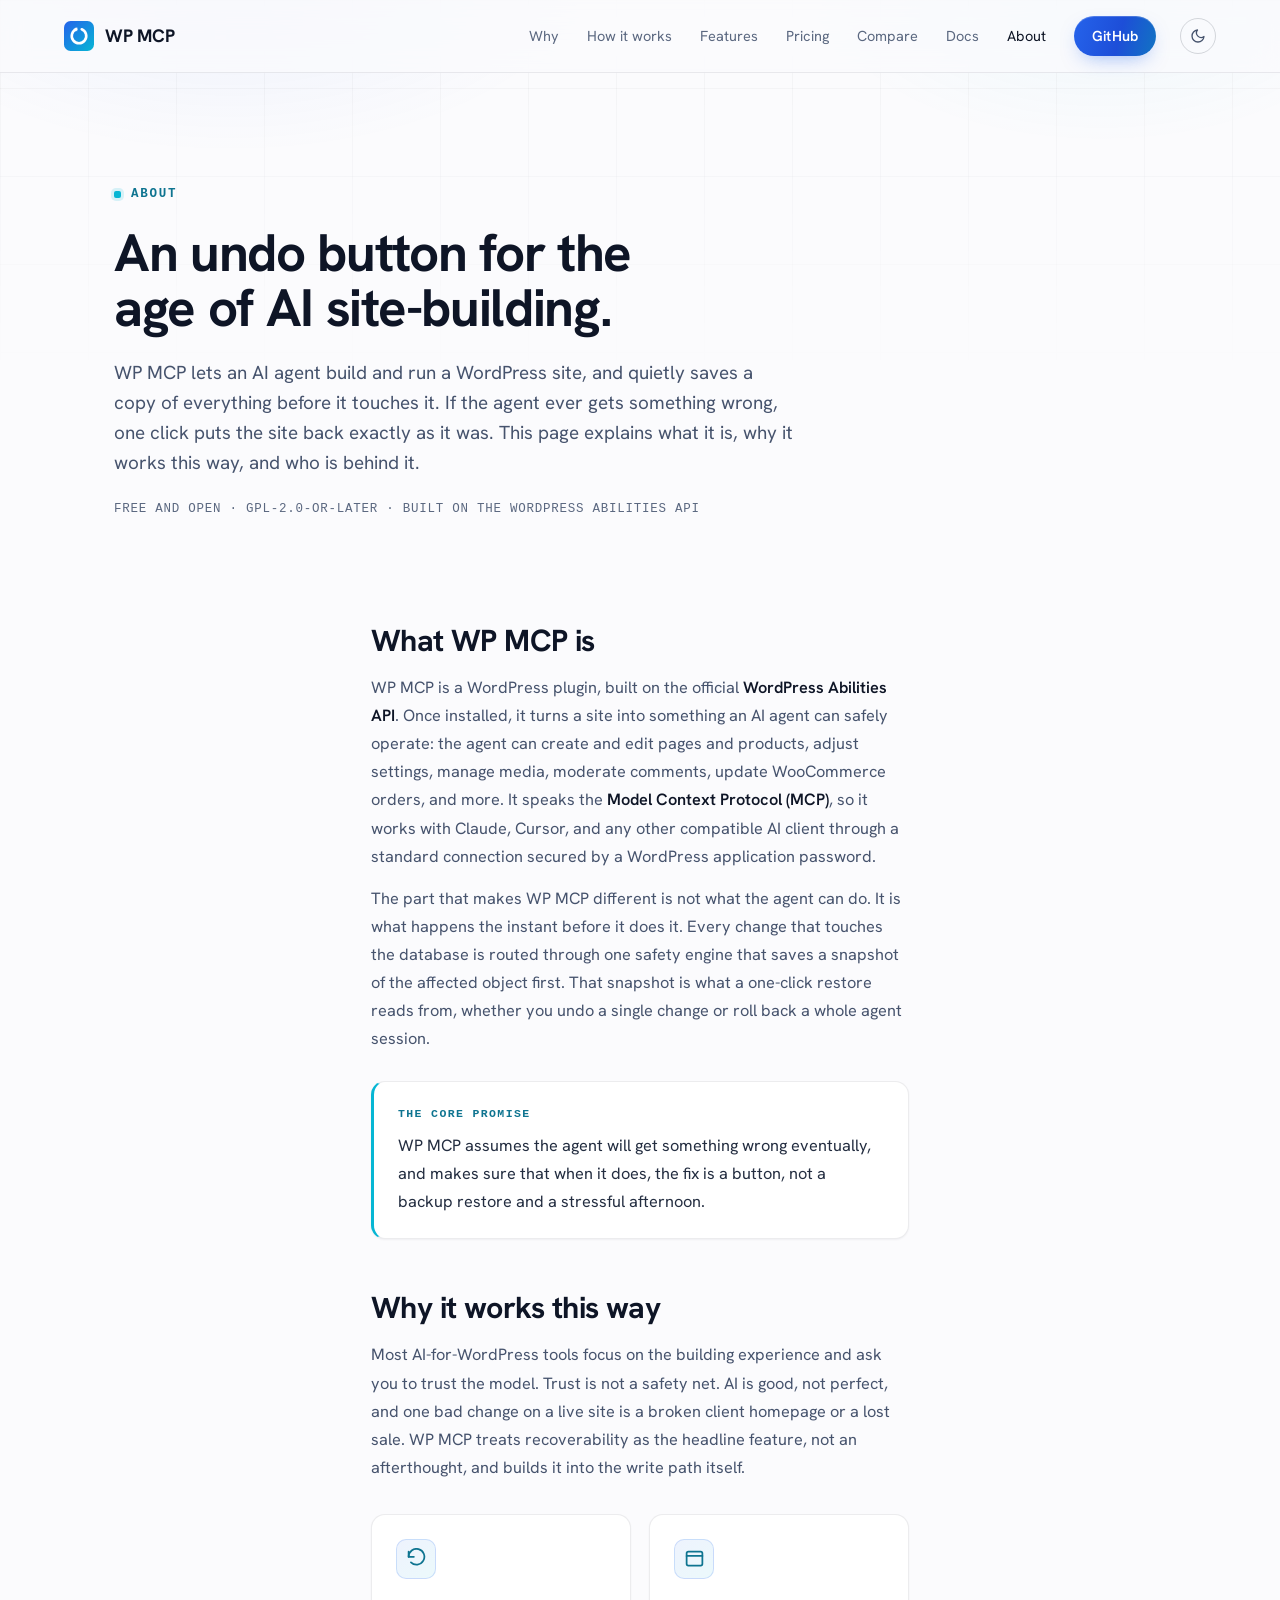
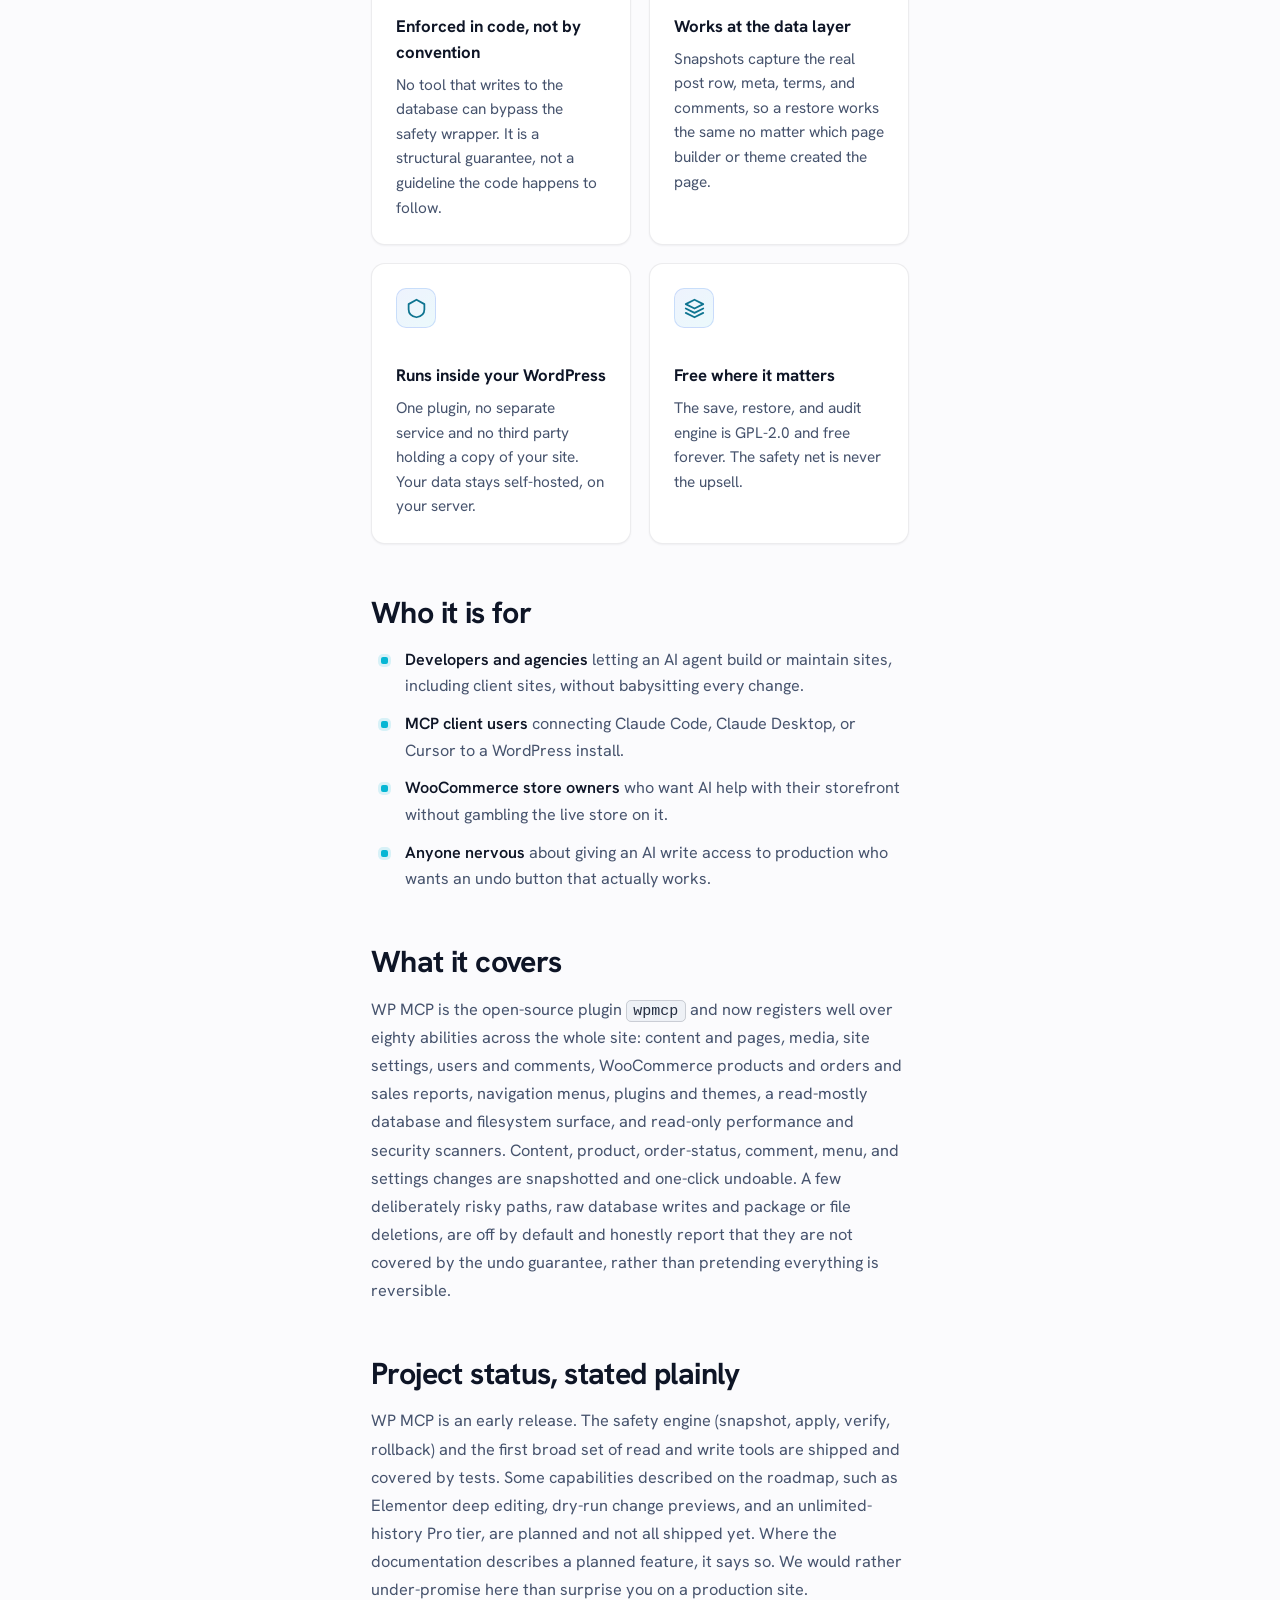
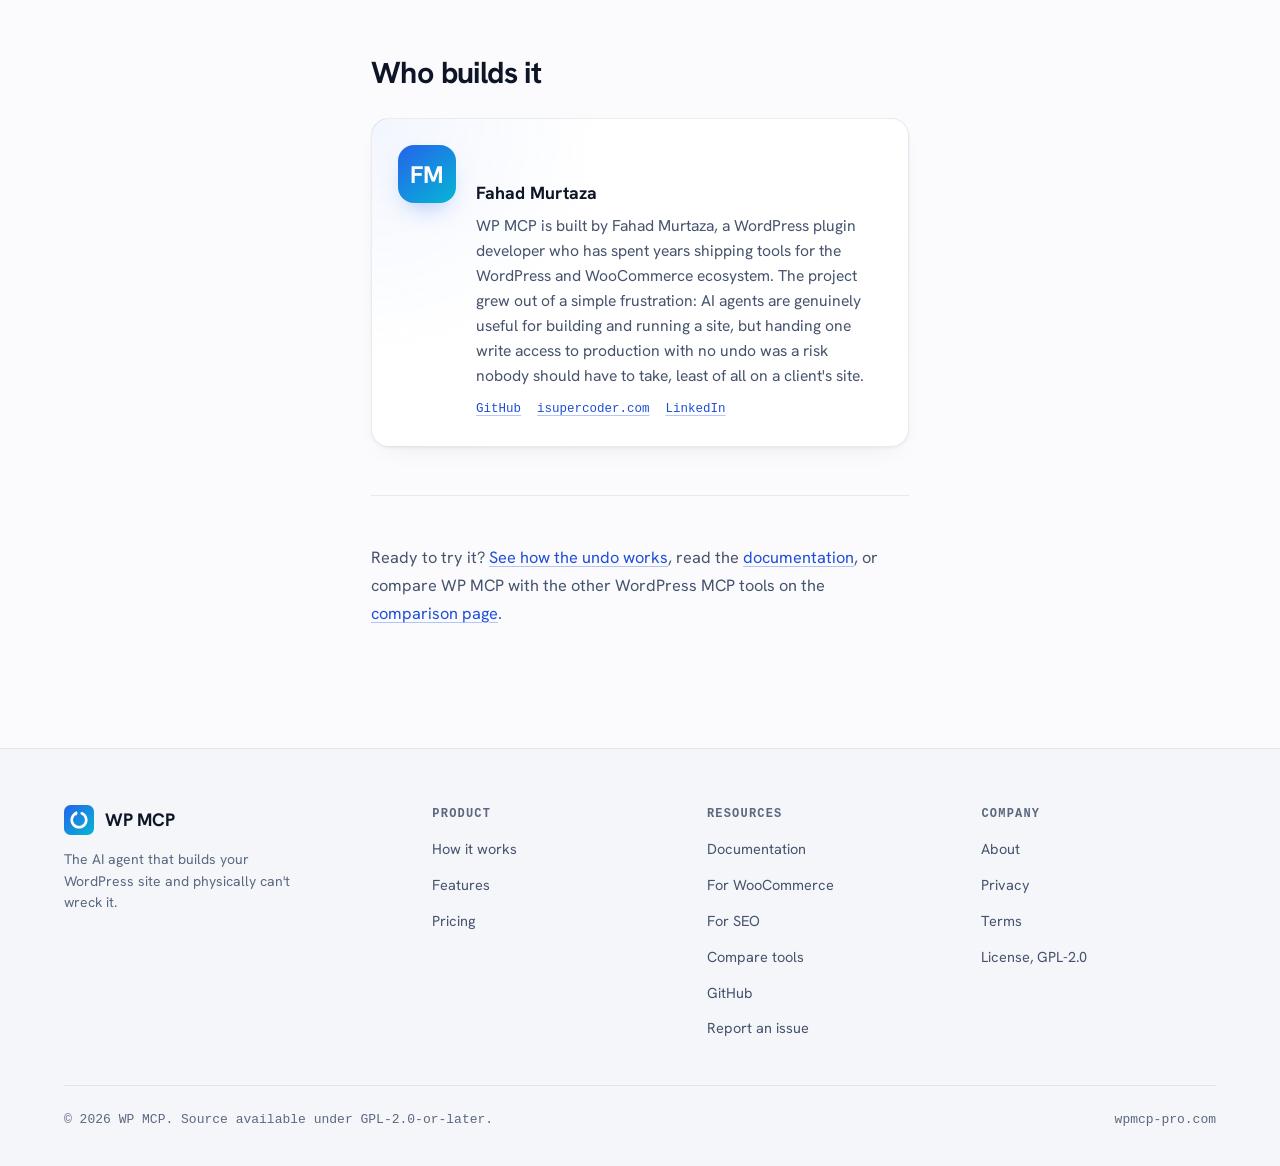
<file: about.html>
<!doctype html>
<html lang="en">
<head>
<meta charset="utf-8">
<meta name="viewport" content="width=device-width, initial-scale=1">
<meta name="author" content="Fahad Murtaza">

<!-- SEO -->
<title>About WP MCP: an undoable AI agent for WordPress</title>
<meta name="description" content="What WP MCP is, why it exists, and who builds it. WP MCP lets an AI agent build and run a WordPress site while saving a copy of everything before it changes, so any change can be undone with one click.">
<meta name="keywords" content="about WP MCP, wpmcp, Fahad Murtaza, safe AI for WordPress, WordPress MCP plugin, MCP WordPress, WordPress Abilities API, undoable AI changes">
<link rel="canonical" href="https://wpmcp-pro.com/about.html">

<!-- Favicons -->
<link rel="icon" href="/favicon.svg" type="image/svg+xml">
<link rel="icon" type="image/png" sizes="32x32" href="/favicon-32.png">
<link rel="icon" href="/favicon.ico" sizes="any">
<link rel="apple-touch-icon" href="/apple-touch-icon.png">
<meta name="theme-color" content="#fbfbfd">
<script>
/* Pre-paint theme stamp: light is the default face, a stored choice wins. */
(function () {
  var t = "light";
  try { var s = localStorage.getItem("wpmcp-theme"); if (s === "dark" || s === "light") t = s; } catch (e) {}
  document.documentElement.setAttribute("data-theme", t);
  var m = document.querySelector('meta[name="theme-color"]');
  if (m) m.setAttribute("content", t === "dark" ? "#0c0f16" : "#fbfbfd");
})();
</script>

<!-- Open Graph -->
<meta property="og:type" content="website">
<meta property="og:url" content="https://wpmcp-pro.com/about.html">
<meta property="og:title" content="About WP MCP">
<meta property="og:description" content="What WP MCP is, why it exists, and who builds it. An AI agent for WordPress with a one-click undo built into the core.">
<meta property="og:image" content="https://wpmcp-pro.com/og-image.png">
<meta property="og:image:secure_url" content="https://wpmcp-pro.com/og-image.png">
<meta property="og:image:width" content="1200">
<meta property="og:image:height" content="630">
<meta property="og:image:type" content="image/png">
<meta property="og:image:alt" content="WP MCP, the AI agent that builds your WordPress site and can undo anything it breaks">
<meta property="og:site_name" content="WP MCP">
<meta property="og:locale" content="en_US">

<!-- Twitter Card -->
<meta name="twitter:card" content="summary_large_image">
<meta name="twitter:title" content="About WP MCP">
<meta name="twitter:description" content="An AI agent for WordPress with a one-click undo built into the core. Free and open, GPL-2.0.">
<meta name="twitter:image" content="https://wpmcp-pro.com/og-image.png">
<meta name="twitter:image:alt" content="About WP MCP">

<link rel="stylesheet" href="assets/css/fonts.css">
<link rel="stylesheet" href="assets/css/brand.css">
<link rel="stylesheet" href="assets/css/base.css">
<link rel="stylesheet" href="assets/css/site.css">
<link rel="stylesheet" href="assets/css/pages.css">
<link rel="stylesheet" href="assets/css/logo.css">
</head>
<body>
<a class="skip-link" href="#main">Skip to content</a>
<div class="atmosphere" aria-hidden="true"><div class="grid-overlay"></div></div>

<header class="site-header">
  <div class="site-header-inner">
    <a class="brand-mark logo-animated" href="index.html" aria-label="WP MCP home">
      <svg class="logo-mark" viewBox="0 0 256 256" fill="none" xmlns="http://www.w3.org/2000/svg" role="img" aria-hidden="true">
        <defs>
          <linearGradient id="hmarkA" x1="0" y1="0" x2="256" y2="256" gradientUnits="userSpaceOnUse">
            <stop offset="0" stop-color="#2563EB"/>
            <stop offset="1" stop-color="#06B6D4"/>
          </linearGradient>
        </defs>
        <rect width="256" height="256" rx="56" fill="url(#hmarkA)"/>
        <g class="logo-ring" stroke="#FFFFFF" stroke-width="22" stroke-linecap="round" fill="none">
          <path d="M151.2 70.5 A62 62 0 1 1 104.8 70.5"/>
        </g>
        <path class="logo-arrow" d="M80 70.5 L110 52 L110 89 Z" fill="#FFFFFF"/>
      </svg>
      <span data-brand-name>WP MCP</span>
    </a>

    <nav class="nav-links" aria-label="Primary">
      <a href="index.html#problem">Why</a>
      <a href="index.html#how-it-works">How it works</a>
      <a href="index.html#features">Features</a>
      <a href="index.html#pricing">Pricing</a>
      <a href="wp-mcp-vs-other-wordpress-mcp-tools.html">Compare</a>
      <a href="docs.html">Docs</a>
      <a href="about.html" aria-current="page">About</a>
      <a class="btn btn-primary btn-sm" href="https://github.com/wpmcp/wpmcp" data-brand-github>GitHub</a>
    </nav>

    <div class="header-controls">
      <button class="theme-toggle" type="button" aria-label="Switch to dark theme">
        <svg class="icon-moon" viewBox="0 0 24 24" fill="none" stroke="currentColor" stroke-width="2" stroke-linecap="round" stroke-linejoin="round" aria-hidden="true"><path d="M21 12.8A9 9 0 1 1 11.2 3a7 7 0 0 0 9.8 9.8z"/></svg>
        <svg class="icon-sun" viewBox="0 0 24 24" fill="none" stroke="currentColor" stroke-width="2" stroke-linecap="round" stroke-linejoin="round" aria-hidden="true"><circle cx="12" cy="12" r="4"/><path d="M12 2v2M12 20v2M4.93 4.93l1.41 1.41M17.66 17.66l1.41 1.41M2 12h2M20 12h2M4.93 19.07l1.41-1.41M17.66 6.34l1.41-1.41"/></svg>
      </button>
      <button class="nav-toggle" aria-label="Toggle menu" aria-expanded="false">
        <svg viewBox="0 0 24 24" fill="none" stroke="currentColor" stroke-width="2" stroke-linecap="round" aria-hidden="true"><path d="M3 6h18M3 12h18M3 18h18"/></svg>
      </button>
    </div>
  </div>
</header>

<main id="main">
  <div class="page-hero">
    <span class="eyebrow">About</span>
    <h1>An undo button for the age of AI site-building.</h1>
    <p class="lede">WP MCP lets an AI agent build and run a WordPress site, and quietly saves a copy of everything before it touches it. If the agent ever gets something wrong, one click puts the site back exactly as it was. This page explains what it is, why it works this way, and who is behind it.</p>
    <p class="meta">Free and open &middot; GPL-2.0-or-later &middot; Built on the WordPress Abilities API</p>
  </div>

  <div class="prose">
    <h2>What WP MCP is</h2>
    <p>WP MCP is a WordPress plugin, built on the official <strong>WordPress Abilities API</strong>. Once installed, it turns a site into something an AI agent can safely operate: the agent can create and edit pages and products, adjust settings, manage media, moderate comments, update WooCommerce orders, and more. It speaks the <strong>Model Context Protocol (MCP)</strong>, so it works with Claude, Cursor, and any other compatible AI client through a standard connection secured by a WordPress application password.</p>
    <p>The part that makes WP MCP different is not what the agent can do. It is what happens the instant before it does it. Every change that touches the database is routed through one safety engine that saves a snapshot of the affected object first. That snapshot is what a one-click restore reads from, whether you undo a single change or roll back a whole agent session.</p>

    <div class="callout">
      <p class="callout-label">The core promise</p>
      <p>WP MCP assumes the agent will get something wrong eventually, and makes sure that when it does, the fix is a button, not a backup restore and a stressful afternoon.</p>
    </div>

    <h2>Why it works this way</h2>
    <p>Most AI-for-WordPress tools focus on the building experience and ask you to trust the model. Trust is not a safety net. AI is good, not perfect, and one bad change on a live site is a broken client homepage or a lost sale. WP MCP treats recoverability as the headline feature, not an afterthought, and builds it into the write path itself.</p>

    <div class="about-cards">
      <article class="about-card">
        <div class="ac-icon"><svg viewBox="0 0 24 24" fill="none" stroke="currentColor" stroke-width="2" stroke-linecap="round" stroke-linejoin="round"><path d="M3 10a9 9 0 1 1 2.64 6.36"/><path d="M3 4v6h6"/></svg></div>
        <h3>Enforced in code, not by convention</h3>
        <p>No tool that writes to the database can bypass the safety wrapper. It is a structural guarantee, not a guideline the code happens to follow.</p>
      </article>
      <article class="about-card">
        <div class="ac-icon"><svg viewBox="0 0 24 24" fill="none" stroke="currentColor" stroke-width="2" stroke-linecap="round" stroke-linejoin="round"><rect x="3" y="4" width="18" height="16" rx="2"/><path d="M3 9h18"/></svg></div>
        <h3>Works at the data layer</h3>
        <p>Snapshots capture the real post row, meta, terms, and comments, so a restore works the same no matter which page builder or theme created the page.</p>
      </article>
      <article class="about-card">
        <div class="ac-icon"><svg viewBox="0 0 24 24" fill="none" stroke="currentColor" stroke-width="2" stroke-linecap="round" stroke-linejoin="round"><path d="M12 2 3 7v6c0 5 4 8 9 9 5-1 9-4 9-9V7z"/></svg></div>
        <h3>Runs inside your WordPress</h3>
        <p>One plugin, no separate service and no third party holding a copy of your site. Your data stays self-hosted, on your server.</p>
      </article>
      <article class="about-card">
        <div class="ac-icon"><svg viewBox="0 0 24 24" fill="none" stroke="currentColor" stroke-width="2" stroke-linecap="round" stroke-linejoin="round"><path d="M12 2 2 7l10 5 10-5-10-5z"/><path d="M2 17l10 5 10-5"/><path d="M2 12l10 5 10-5"/></svg></div>
        <h3>Free where it matters</h3>
        <p>The save, restore, and audit engine is GPL-2.0 and free forever. The safety net is never the upsell.</p>
      </article>
    </div>

    <h2>Who it is for</h2>
    <ul class="bullets">
      <li><strong>Developers and agencies</strong> letting an AI agent build or maintain sites, including client sites, without babysitting every change.</li>
      <li><strong>MCP client users</strong> connecting Claude Code, Claude Desktop, or Cursor to a WordPress install.</li>
      <li><strong>WooCommerce store owners</strong> who want AI help with their storefront without gambling the live store on it.</li>
      <li><strong>Anyone nervous</strong> about giving an AI write access to production who wants an undo button that actually works.</li>
    </ul>

    <h2>What it covers</h2>
    <p>WP MCP is the open-source plugin <code data-brand-plugin-slug>wpmcp</code> and now registers well over eighty abilities across the whole site: content and pages, media, site settings, users and comments, WooCommerce products and orders and sales reports, navigation menus, plugins and themes, a read-mostly database and filesystem surface, and read-only performance and security scanners. Content, product, order-status, comment, menu, and settings changes are snapshotted and one-click undoable. A few deliberately risky paths, raw database writes and package or file deletions, are off by default and honestly report that they are not covered by the undo guarantee, rather than pretending everything is reversible.</p>

    <h2>Project status, stated plainly</h2>
    <p>WP MCP is an early release. The safety engine (snapshot, apply, verify, rollback) and the first broad set of read and write tools are shipped and covered by tests. Some capabilities described on the roadmap, such as Elementor deep editing, dry-run change previews, and an unlimited-history Pro tier, are planned and not all shipped yet. Where the documentation describes a planned feature, it says so. We would rather under-promise here than surprise you on a production site.</p>

    <h2>Who builds it</h2>
    <div class="author-block">
      <div class="author-avatar" aria-hidden="true">FM</div>
      <div>
        <h3>Fahad Murtaza</h3>
        <p>WP MCP is built by Fahad Murtaza, a WordPress plugin developer who has spent years shipping tools for the WordPress and WooCommerce ecosystem. The project grew out of a simple frustration: AI agents are genuinely useful for building and running a site, but handing one write access to production with no undo was a risk nobody should have to take, least of all on a client's site.</p>
        <div class="author-links">
          <a href="https://github.com/fahdi" rel="noopener">GitHub</a>
          <a href="https://isupercoder.com" rel="noopener">isupercoder.com</a>
          <a href="https://www.linkedin.com/in/fahadmurtaza/" rel="noopener">LinkedIn</a>
        </div>
      </div>
    </div>

    <hr>
    <p>Ready to try it? <a href="index.html">See how the undo works</a>, read the <a href="docs.html">documentation</a>, or compare WP MCP with the other WordPress MCP tools on the <a href="wp-mcp-vs-other-wordpress-mcp-tools.html">comparison page</a>.</p>
  </div>
</main>

<footer class="site-footer">
  <div class="footer-grid">
    <div class="footer-brand">
      <a class="brand-mark logo-animated logo-static-in" href="index.html">
        <svg class="logo-mark" viewBox="0 0 256 256" fill="none" xmlns="http://www.w3.org/2000/svg" aria-hidden="true">
          <defs>
            <linearGradient id="fmarkA" x1="0" y1="0" x2="256" y2="256" gradientUnits="userSpaceOnUse">
              <stop offset="0" stop-color="#2563EB"/>
              <stop offset="1" stop-color="#06B6D4"/>
            </linearGradient>
          </defs>
          <rect width="256" height="256" rx="56" fill="url(#fmarkA)"/>
          <g class="logo-ring" stroke="#FFFFFF" stroke-width="22" stroke-linecap="round" fill="none">
            <path d="M151.2 70.5 A62 62 0 1 1 104.8 70.5"/>
          </g>
          <path class="logo-arrow" d="M80 70.5 L110 52 L110 89 Z" fill="#FFFFFF"/>
        </svg>
        <span data-brand-name>WP MCP</span>
      </a>
      <p>The AI agent that builds your WordPress site and physically can't wreck it.</p>
    </div>
    <div class="footer-col">
      <h4>Product</h4>
      <ul>
        <li><a href="index.html#how-it-works">How it works</a></li>
        <li><a href="index.html#features">Features</a></li>
        <li><a href="index.html#pricing">Pricing</a></li>
      </ul>
    </div>
    <div class="footer-col">
      <h4>Resources</h4>
      <ul>
        <li><a href="docs.html">Documentation</a></li>
        <li><a href="mcp-for-woocommerce.html">For WooCommerce</a></li>
        <li><a href="mcp-for-seo.html">For SEO</a></li>
        <li><a href="wp-mcp-vs-other-wordpress-mcp-tools.html">Compare tools</a></li>
        <li><a href="https://github.com/wpmcp/wpmcp" data-brand-github>GitHub</a></li>
        <li><a href="https://github.com/wpmcp/wpmcp" data-brand-github>Report an issue</a></li>
      </ul>
    </div>
    <div class="footer-col">
      <h4>Company</h4>
      <ul>
        <li><a href="about.html" aria-current="page">About</a></li>
        <li><a href="privacy.html">Privacy</a></li>
        <li><a href="terms.html">Terms</a></li>
        <li><a href="https://github.com/wpmcp/wpmcp/blob/main/LICENSE">License, GPL-2.0</a></li>
      </ul>
    </div>
  </div>
  <div class="footer-bottom">
    <span>&copy; <span data-year>2026</span> <span data-brand-name>WP MCP</span>. Source available under GPL-2.0-or-later.</span>
    <span data-brand-domain>wpmcp-pro.com</span>
  </div>
</footer>

<script src="assets/js/brand.js"></script>
<script src="assets/js/main.js"></script>
</body>
</html>
</file>
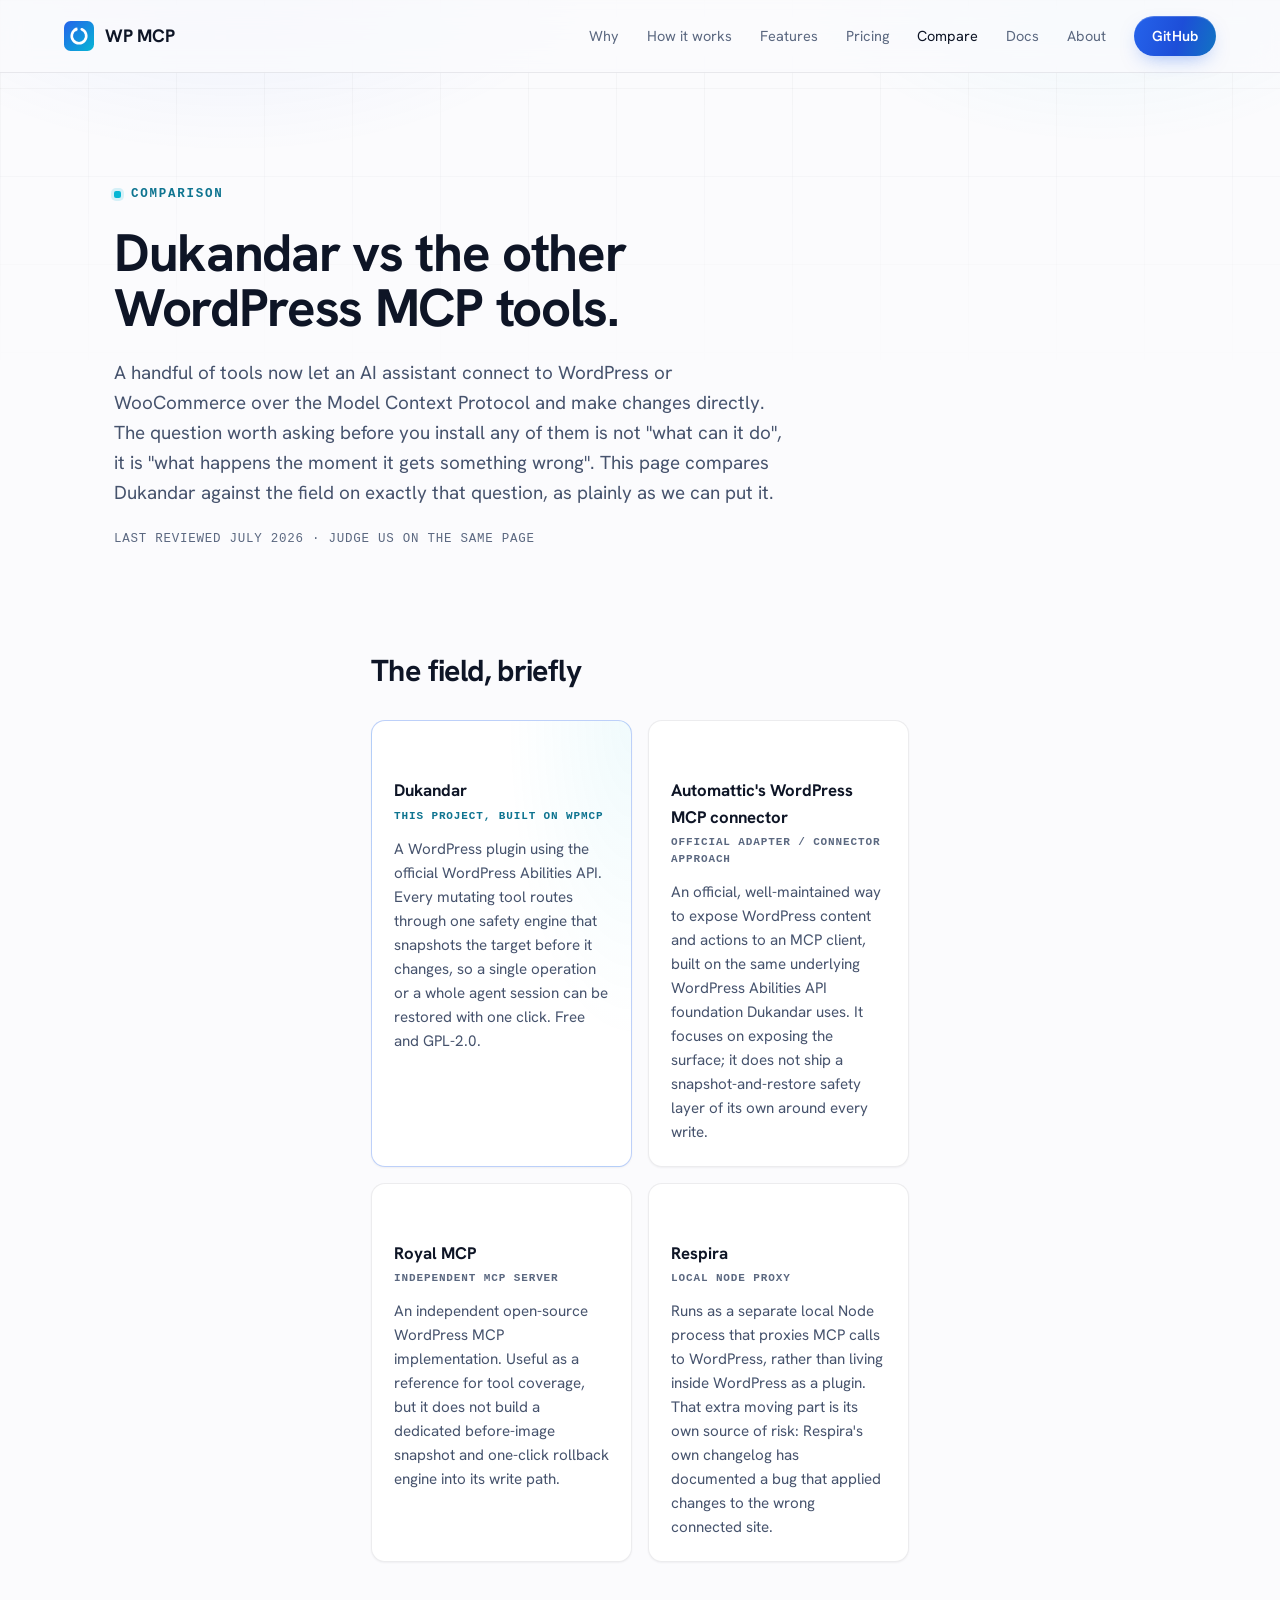
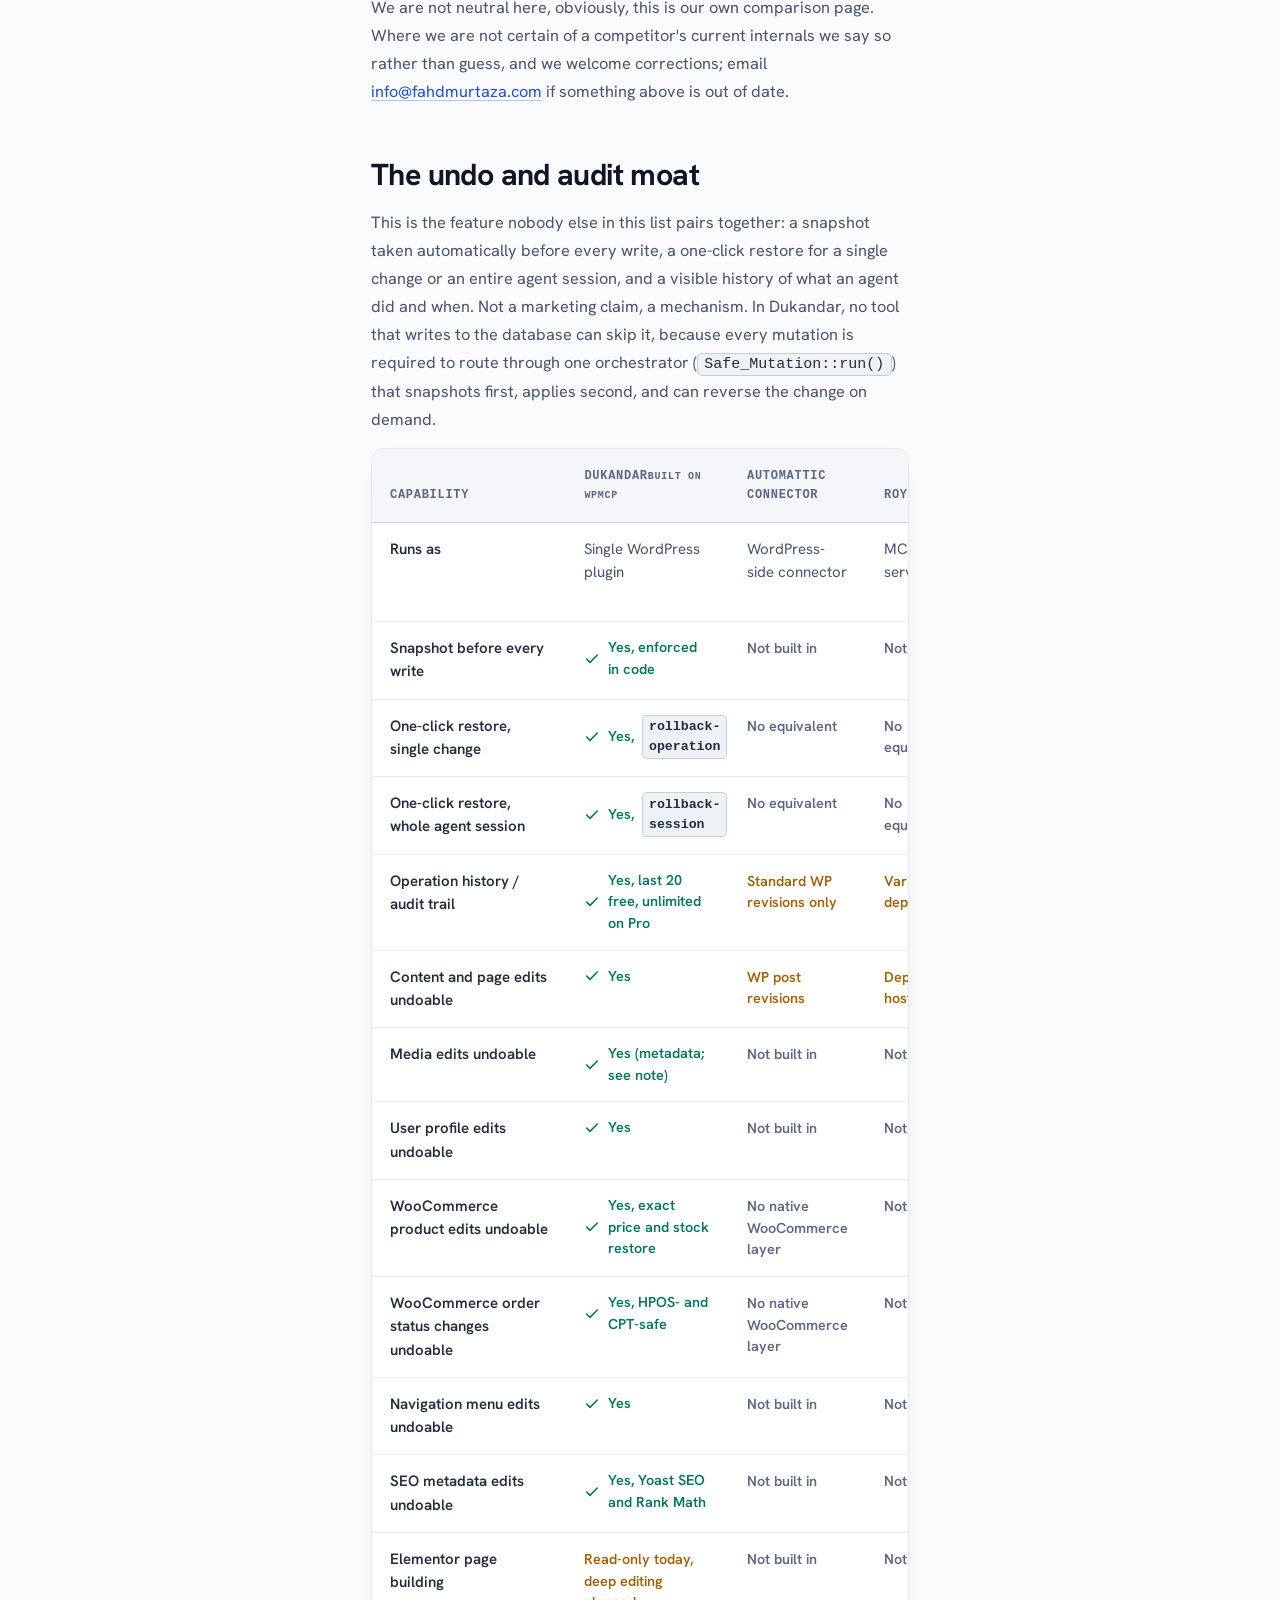
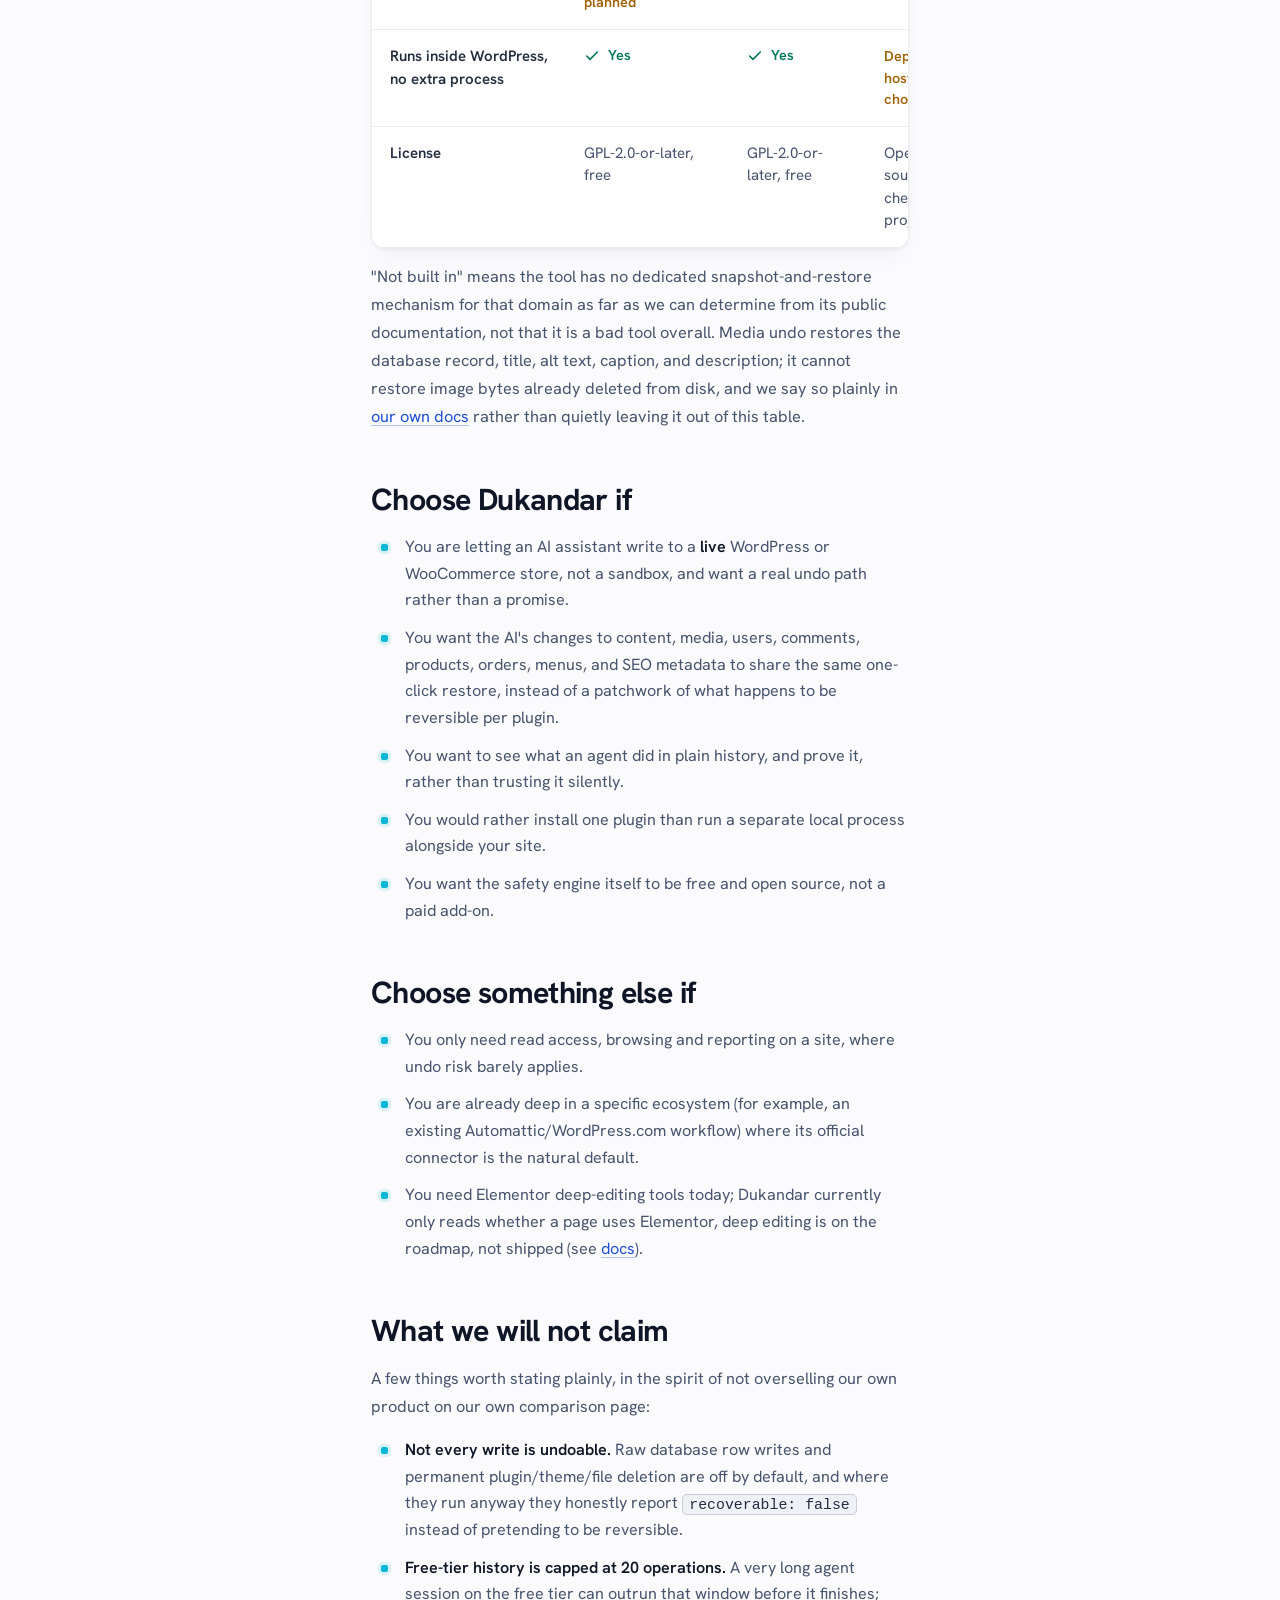
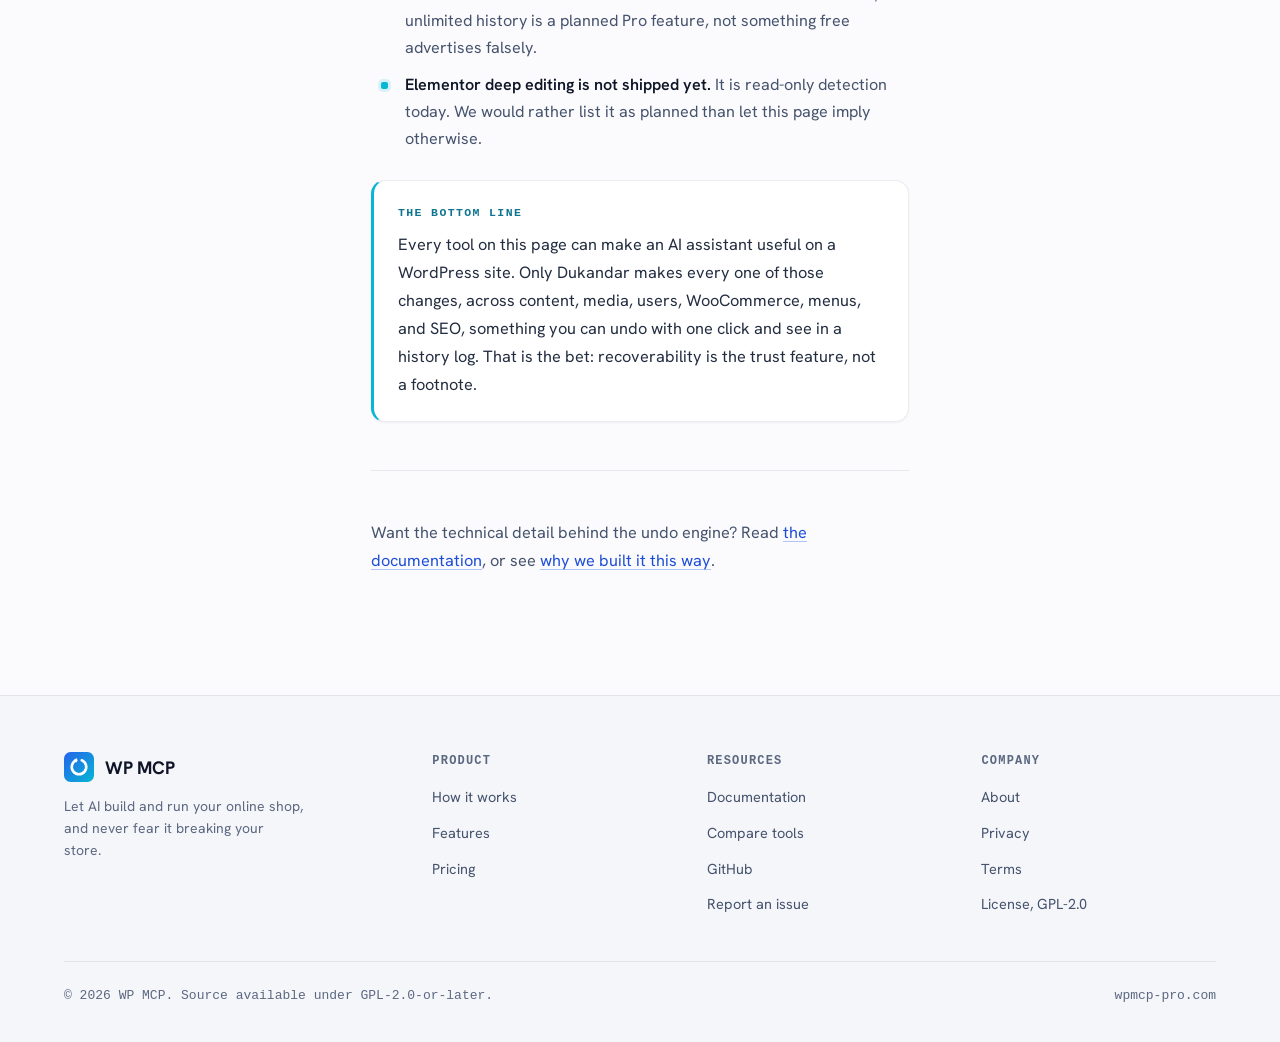
<file: dukandar-vs-other-wp-mcp-tools.html>
<!doctype html>
<html lang="en">
<head>
<meta charset="utf-8">
<meta name="viewport" content="width=device-width, initial-scale=1">
<meta name="author" content="Fahad Murtaza">

<!-- SEO -->
<title>Dukandar vs other WordPress MCP tools: the undo and audit comparison</title>
<meta name="description" content="An honest comparison of Dukandar against other WordPress and WooCommerce MCP tools. See which ones let an AI agent write to your store with a real, one-click undo and an audit trail, and which ones do not.">
<meta name="keywords" content="Dukandar vs Automattic MCP, Dukandar vs Royal MCP, Dukandar vs Respira, WordPress MCP comparison, WooCommerce MCP comparison, safest AI WordPress plugin, MCP WordPress undo">
<link rel="canonical" href="https://getdukandar.com/dukandar-vs-other-wp-mcp-tools.html">

<!-- Favicons -->
<link rel="icon" href="/favicon.svg" type="image/svg+xml">
<link rel="icon" type="image/png" sizes="32x32" href="/favicon-32.png">
<link rel="icon" href="/favicon.ico" sizes="any">
<link rel="apple-touch-icon" href="/apple-touch-icon.png">
<meta name="theme-color" content="#0c0f16">

<!-- Open Graph -->
<meta property="og:type" content="article">
<meta property="og:url" content="https://getdukandar.com/dukandar-vs-other-wp-mcp-tools.html">
<meta property="og:title" content="Dukandar vs other WordPress MCP tools">
<meta property="og:description" content="Which WordPress and WooCommerce MCP tools let an AI agent write to your store with a real, one-click undo and an audit trail, and which ones do not.">
<meta property="og:image" content="https://getdukandar.com/og-image.png">
<meta property="og:image:secure_url" content="https://getdukandar.com/og-image.png">
<meta property="og:image:width" content="1200">
<meta property="og:image:height" content="630">
<meta property="og:image:type" content="image/png">
<meta property="og:image:alt" content="Dukandar, let AI run your shop and undo anything it breaks">
<meta property="og:site_name" content="Dukandar">
<meta property="og:locale" content="en_US">

<!-- Twitter Card -->
<meta name="twitter:card" content="summary_large_image">
<meta name="twitter:title" content="Dukandar vs other WordPress MCP tools">
<meta name="twitter:description" content="An honest look at undo and audit coverage across the WordPress and WooCommerce MCP tools available today.">
<meta name="twitter:image" content="https://getdukandar.com/og-image.png">
<meta name="twitter:image:alt" content="Dukandar comparison">

<link rel="stylesheet" href="assets/css/fonts.css">
<link rel="stylesheet" href="assets/css/brand.css">
<link rel="stylesheet" href="assets/css/base.css">
<link rel="stylesheet" href="assets/css/site.css">
<link rel="stylesheet" href="assets/css/pages.css">
<link rel="stylesheet" href="assets/css/logo.css">
</head>
<body>
<a class="skip-link" href="#main">Skip to content</a>
<div class="atmosphere" aria-hidden="true"><div class="grid-overlay"></div></div>

<header class="site-header">
  <div class="site-header-inner">
    <a class="brand-mark logo-animated" href="index.html" aria-label="Dukandar home">
      <svg class="logo-mark" viewBox="0 0 256 256" fill="none" xmlns="http://www.w3.org/2000/svg" role="img" aria-hidden="true">
        <defs>
          <linearGradient id="hmarkC" x1="0" y1="0" x2="256" y2="256" gradientUnits="userSpaceOnUse">
            <stop offset="0" stop-color="#2563EB"/>
            <stop offset="1" stop-color="#06B6D4"/>
          </linearGradient>
        </defs>
        <rect width="256" height="256" rx="56" fill="url(#hmarkC)"/>
        <g class="logo-ring" stroke="#FFFFFF" stroke-width="22" stroke-linecap="round" fill="none">
          <path d="M151.2 70.5 A62 62 0 1 1 104.8 70.5"/>
        </g>
        <path class="logo-arrow" d="M80 70.5 L110 52 L110 89 Z" fill="#FFFFFF"/>
      </svg>
      <span data-brand-name>Dukandar</span>
    </a>

    <button class="nav-toggle" aria-label="Toggle menu" aria-expanded="false">
      <svg viewBox="0 0 24 24" fill="none" stroke="currentColor" stroke-width="2" stroke-linecap="round"><path d="M3 6h18M3 12h18M3 18h18"/></svg>
    </button>

    <nav class="nav-links" aria-label="Primary">
      <a href="index.html#problem">Why</a>
      <a href="index.html#how-it-works">How it works</a>
      <a href="index.html#features">Features</a>
      <a href="index.html#pricing">Pricing</a>
      <a href="dukandar-vs-other-wp-mcp-tools.html" aria-current="page">Compare</a>
      <a href="docs.html">Docs</a>
      <a href="about.html">About</a>
      <a class="btn btn-primary btn-sm" href="https://github.com/fahdi/wpmcp" data-brand-github>GitHub</a>
    </nav>
  </div>
</header>

<main id="main">
  <div class="page-hero">
    <span class="eyebrow">Comparison</span>
    <h1>Dukandar vs the other WordPress MCP tools.</h1>
    <p class="lede">A handful of tools now let an AI assistant connect to WordPress or WooCommerce over the Model Context Protocol and make changes directly. The question worth asking before you install any of them is not "what can it do", it is "what happens the moment it gets something wrong". This page compares Dukandar against the field on exactly that question, as plainly as we can put it.</p>
    <p class="meta">Last reviewed July 2026 &middot; Judge us on the same page</p>
  </div>

  <div class="prose">
    <h2>The field, briefly</h2>
    <div class="contenders">
      <article class="contender is-us">
        <h3>Dukandar</h3>
        <span class="c-tag">This project, built on wpmcp</span>
        <p>A WordPress plugin using the official WordPress Abilities API. Every mutating tool routes through one safety engine that snapshots the target before it changes, so a single operation or a whole agent session can be restored with one click. Free and GPL-2.0.</p>
      </article>
      <article class="contender">
        <h3>Automattic's WordPress MCP connector</h3>
        <span class="c-tag">Official adapter / connector approach</span>
        <p>An official, well-maintained way to expose WordPress content and actions to an MCP client, built on the same underlying WordPress Abilities API foundation Dukandar uses. It focuses on exposing the surface; it does not ship a snapshot-and-restore safety layer of its own around every write.</p>
      </article>
      <article class="contender">
        <h3>Royal MCP</h3>
        <span class="c-tag">Independent MCP server</span>
        <p>An independent open-source WordPress MCP implementation. Useful as a reference for tool coverage, but it does not build a dedicated before-image snapshot and one-click rollback engine into its write path.</p>
      </article>
      <article class="contender">
        <h3>Respira</h3>
        <span class="c-tag">Local Node proxy</span>
        <p>Runs as a separate local Node process that proxies MCP calls to WordPress, rather than living inside WordPress as a plugin. That extra moving part is its own source of risk: Respira's own changelog has documented a bug that applied changes to the wrong connected site.</p>
      </article>
    </div>
    <p>We are not neutral here, obviously, this is our own comparison page. Where we are not certain of a competitor's current internals we say so rather than guess, and we welcome corrections; email <a href="mailto:info@fahdmurtaza.com">info@fahdmurtaza.com</a> if something above is out of date.</p>

    <h2>The undo and audit moat</h2>
    <p>This is the feature nobody else in this list pairs together: a snapshot taken automatically before every write, a one-click restore for a single change or an entire agent session, and a visible history of what an agent did and when. Not a marketing claim, a mechanism. In Dukandar, no tool that writes to the database can skip it, because every mutation is required to route through one orchestrator (<code>Safe_Mutation::run()</code>) that snapshots first, applies second, and can reverse the change on demand.</p>

    <div class="cmp-table-wrap">
      <table class="cmp-table">
        <thead>
          <tr>
            <th style="width:30%">Capability</th>
            <th class="is-dukandar">Dukandar<small>Built on wpmcp</small></th>
            <th>Automattic connector</th>
            <th>Royal MCP</th>
            <th>Respira</th>
          </tr>
        </thead>
        <tbody>
          <tr>
            <th scope="row">Runs as</th>
            <td class="col-dukandar">Single WordPress plugin</td>
            <td>WordPress-side connector</td>
            <td>MCP server</td>
            <td>Separate local Node process</td>
          </tr>
          <tr>
            <th scope="row">Snapshot before every write</th>
            <td class="col-dukandar"><span class="mark-yes"><svg viewBox="0 0 24 24" fill="none" stroke="currentColor" stroke-width="2.4" stroke-linecap="round" stroke-linejoin="round"><path d="M20 6 9 17l-5-5"/></svg> Yes, enforced in code</span></td>
            <td><span class="mark-no">Not built in</span></td>
            <td><span class="mark-no">Not built in</span></td>
            <td><span class="mark-no">Not built in</span></td>
          </tr>
          <tr>
            <th scope="row">One-click restore, single change</th>
            <td class="col-dukandar"><span class="mark-yes"><svg viewBox="0 0 24 24" fill="none" stroke="currentColor" stroke-width="2.4" stroke-linecap="round" stroke-linejoin="round"><path d="M20 6 9 17l-5-5"/></svg> Yes, <code>rollback-operation</code></span></td>
            <td><span class="mark-no">No equivalent</span></td>
            <td><span class="mark-no">No equivalent</span></td>
            <td><span class="mark-no">No equivalent</span></td>
          </tr>
          <tr>
            <th scope="row">One-click restore, whole agent session</th>
            <td class="col-dukandar"><span class="mark-yes"><svg viewBox="0 0 24 24" fill="none" stroke="currentColor" stroke-width="2.4" stroke-linecap="round" stroke-linejoin="round"><path d="M20 6 9 17l-5-5"/></svg> Yes, <code>rollback-session</code></span></td>
            <td><span class="mark-no">No equivalent</span></td>
            <td><span class="mark-no">No equivalent</span></td>
            <td><span class="mark-no">No equivalent</span></td>
          </tr>
          <tr>
            <th scope="row">Operation history / audit trail</th>
            <td class="col-dukandar"><span class="mark-yes"><svg viewBox="0 0 24 24" fill="none" stroke="currentColor" stroke-width="2.4" stroke-linecap="round" stroke-linejoin="round"><path d="M20 6 9 17l-5-5"/></svg> Yes, last 20 free, unlimited on Pro</span></td>
            <td><span class="mark-partial">Standard WP revisions only</span></td>
            <td><span class="mark-partial">Varies by deployment</span></td>
            <td><span class="mark-partial">Varies by deployment</span></td>
          </tr>
          <tr>
            <th scope="row">Content and page edits undoable</th>
            <td class="col-dukandar"><span class="mark-yes"><svg viewBox="0 0 24 24" fill="none" stroke="currentColor" stroke-width="2.4" stroke-linecap="round" stroke-linejoin="round"><path d="M20 6 9 17l-5-5"/></svg> Yes</span></td>
            <td><span class="mark-partial">WP post revisions</span></td>
            <td><span class="mark-partial">Depends on host setup</span></td>
            <td><span class="mark-partial">Depends on host setup</span></td>
          </tr>
          <tr>
            <th scope="row">Media edits undoable</th>
            <td class="col-dukandar"><span class="mark-yes"><svg viewBox="0 0 24 24" fill="none" stroke="currentColor" stroke-width="2.4" stroke-linecap="round" stroke-linejoin="round"><path d="M20 6 9 17l-5-5"/></svg> Yes (metadata; see note)</span></td>
            <td><span class="mark-no">Not built in</span></td>
            <td><span class="mark-no">Not built in</span></td>
            <td><span class="mark-no">Not built in</span></td>
          </tr>
          <tr>
            <th scope="row">User profile edits undoable</th>
            <td class="col-dukandar"><span class="mark-yes"><svg viewBox="0 0 24 24" fill="none" stroke="currentColor" stroke-width="2.4" stroke-linecap="round" stroke-linejoin="round"><path d="M20 6 9 17l-5-5"/></svg> Yes</span></td>
            <td><span class="mark-no">Not built in</span></td>
            <td><span class="mark-no">Not built in</span></td>
            <td><span class="mark-no">Not built in</span></td>
          </tr>
          <tr>
            <th scope="row">WooCommerce product edits undoable</th>
            <td class="col-dukandar"><span class="mark-yes"><svg viewBox="0 0 24 24" fill="none" stroke="currentColor" stroke-width="2.4" stroke-linecap="round" stroke-linejoin="round"><path d="M20 6 9 17l-5-5"/></svg> Yes, exact price and stock restore</span></td>
            <td><span class="mark-no">No native WooCommerce layer</span></td>
            <td><span class="mark-no">Not built in</span></td>
            <td><span class="mark-no">Not built in</span></td>
          </tr>
          <tr>
            <th scope="row">WooCommerce order status changes undoable</th>
            <td class="col-dukandar"><span class="mark-yes"><svg viewBox="0 0 24 24" fill="none" stroke="currentColor" stroke-width="2.4" stroke-linecap="round" stroke-linejoin="round"><path d="M20 6 9 17l-5-5"/></svg> Yes, HPOS- and CPT-safe</span></td>
            <td><span class="mark-no">No native WooCommerce layer</span></td>
            <td><span class="mark-no">Not built in</span></td>
            <td><span class="mark-no">Not built in</span></td>
          </tr>
          <tr>
            <th scope="row">Navigation menu edits undoable</th>
            <td class="col-dukandar"><span class="mark-yes"><svg viewBox="0 0 24 24" fill="none" stroke="currentColor" stroke-width="2.4" stroke-linecap="round" stroke-linejoin="round"><path d="M20 6 9 17l-5-5"/></svg> Yes</span></td>
            <td><span class="mark-no">Not built in</span></td>
            <td><span class="mark-no">Not built in</span></td>
            <td><span class="mark-no">Not built in</span></td>
          </tr>
          <tr>
            <th scope="row">SEO metadata edits undoable</th>
            <td class="col-dukandar"><span class="mark-yes"><svg viewBox="0 0 24 24" fill="none" stroke="currentColor" stroke-width="2.4" stroke-linecap="round" stroke-linejoin="round"><path d="M20 6 9 17l-5-5"/></svg> Yes, Yoast SEO and Rank Math</span></td>
            <td><span class="mark-no">Not built in</span></td>
            <td><span class="mark-no">Not built in</span></td>
            <td><span class="mark-no">Not built in</span></td>
          </tr>
          <tr>
            <th scope="row">Elementor page building</th>
            <td class="col-dukandar"><span class="mark-partial">Read-only today, deep editing planned</span></td>
            <td><span class="mark-no">Not built in</span></td>
            <td><span class="mark-no">Not built in</span></td>
            <td><span class="mark-no">Not built in</span></td>
          </tr>
          <tr>
            <th scope="row">Runs inside WordPress, no extra process</th>
            <td class="col-dukandar"><span class="mark-yes"><svg viewBox="0 0 24 24" fill="none" stroke="currentColor" stroke-width="2.4" stroke-linecap="round" stroke-linejoin="round"><path d="M20 6 9 17l-5-5"/></svg> Yes</span></td>
            <td><span class="mark-yes"><svg viewBox="0 0 24 24" fill="none" stroke="currentColor" stroke-width="2.4" stroke-linecap="round" stroke-linejoin="round"><path d="M20 6 9 17l-5-5"/></svg> Yes</span></td>
            <td><span class="mark-partial">Depends on hosting choice</span></td>
            <td><span class="mark-no">No, local Node proxy required</span></td>
          </tr>
          <tr>
            <th scope="row">License</th>
            <td class="col-dukandar">GPL-2.0-or-later, free</td>
            <td>GPL-2.0-or-later, free</td>
            <td>Open source, check project</td>
            <td>MIT wrapper, check project</td>
          </tr>
        </tbody>
      </table>
    </div>
    <p class="meta" style="margin-top:14px">"Not built in" means the tool has no dedicated snapshot-and-restore mechanism for that domain as far as we can determine from its public documentation, not that it is a bad tool overall. Media undo restores the database record, title, alt text, caption, and description; it cannot restore image bytes already deleted from disk, and we say so plainly in <a href="docs.html">our own docs</a> rather than quietly leaving it out of this table.</p>

    <h2>Choose Dukandar if</h2>
    <ul class="bullets">
      <li>You are letting an AI assistant write to a <strong>live</strong> WordPress or WooCommerce store, not a sandbox, and want a real undo path rather than a promise.</li>
      <li>You want the AI's changes to content, media, users, comments, products, orders, menus, and SEO metadata to share the same one-click restore, instead of a patchwork of what happens to be reversible per plugin.</li>
      <li>You want to see what an agent did in plain history, and prove it, rather than trusting it silently.</li>
      <li>You would rather install one plugin than run a separate local process alongside your site.</li>
      <li>You want the safety engine itself to be free and open source, not a paid add-on.</li>
    </ul>

    <h2>Choose something else if</h2>
    <ul class="bullets">
      <li>You only need read access, browsing and reporting on a site, where undo risk barely applies.</li>
      <li>You are already deep in a specific ecosystem (for example, an existing Automattic/WordPress.com workflow) where its official connector is the natural default.</li>
      <li>You need Elementor deep-editing tools today; Dukandar currently only reads whether a page uses Elementor, deep editing is on the roadmap, not shipped (see <a href="docs.html">docs</a>).</li>
    </ul>

    <h2>What we will not claim</h2>
    <p>A few things worth stating plainly, in the spirit of not overselling our own product on our own comparison page:</p>
    <ul class="bullets">
      <li><strong>Not every write is undoable.</strong> Raw database row writes and permanent plugin/theme/file deletion are off by default, and where they run anyway they honestly report <code>recoverable: false</code> instead of pretending to be reversible.</li>
      <li><strong>Free-tier history is capped at 20 operations.</strong> A very long agent session on the free tier can outrun that window before it finishes; unlimited history is a planned Pro feature, not something free advertises falsely.</li>
      <li><strong>Elementor deep editing is not shipped yet.</strong> It is read-only detection today. We would rather list it as planned than let this page imply otherwise.</li>
    </ul>

    <div class="callout">
      <p class="callout-label">The bottom line</p>
      <p>Every tool on this page can make an AI assistant useful on a WordPress site. Only Dukandar makes every one of those changes, across content, media, users, WooCommerce, menus, and SEO, something you can undo with one click and see in a history log. That is the bet: recoverability is the trust feature, not a footnote.</p>
    </div>

    <hr>
    <p>Want the technical detail behind the undo engine? Read <a href="docs.html">the documentation</a>, or see <a href="about.html">why we built it this way</a>.</p>
  </div>
</main>

<footer class="site-footer">
  <div class="footer-grid">
    <div class="footer-brand">
      <a class="brand-mark logo-animated logo-static-in" href="index.html">
        <svg class="logo-mark" viewBox="0 0 256 256" fill="none" xmlns="http://www.w3.org/2000/svg" aria-hidden="true">
          <defs>
            <linearGradient id="fmarkC" x1="0" y1="0" x2="256" y2="256" gradientUnits="userSpaceOnUse">
              <stop offset="0" stop-color="#2563EB"/>
              <stop offset="1" stop-color="#06B6D4"/>
            </linearGradient>
          </defs>
          <rect width="256" height="256" rx="56" fill="url(#fmarkC)"/>
          <g class="logo-ring" stroke="#FFFFFF" stroke-width="22" stroke-linecap="round" fill="none">
            <path d="M151.2 70.5 A62 62 0 1 1 104.8 70.5"/>
          </g>
          <path class="logo-arrow" d="M80 70.5 L110 52 L110 89 Z" fill="#FFFFFF"/>
        </svg>
        <span data-brand-name>Dukandar</span>
      </a>
      <p>Let AI build and run your online shop, and never fear it breaking your store.</p>
    </div>
    <div class="footer-col">
      <h4>Product</h4>
      <ul>
        <li><a href="index.html#how-it-works">How it works</a></li>
        <li><a href="index.html#features">Features</a></li>
        <li><a href="index.html#pricing">Pricing</a></li>
      </ul>
    </div>
    <div class="footer-col">
      <h4>Resources</h4>
      <ul>
        <li><a href="docs.html">Documentation</a></li>
        <li><a href="dukandar-vs-other-wp-mcp-tools.html" aria-current="page">Compare tools</a></li>
        <li><a href="https://github.com/fahdi/wpmcp" data-brand-github>GitHub</a></li>
        <li><a href="https://github.com/fahdi/wpmcp" data-brand-github>Report an issue</a></li>
      </ul>
    </div>
    <div class="footer-col">
      <h4>Company</h4>
      <ul>
        <li><a href="about.html">About</a></li>
        <li><a href="privacy.html">Privacy</a></li>
        <li><a href="terms.html">Terms</a></li>
        <li><a href="https://github.com/fahdi/wpmcp/blob/main/LICENSE">License, GPL-2.0</a></li>
      </ul>
    </div>
  </div>
  <div class="footer-bottom">
    <span>&copy; <span data-year>2026</span> <span data-brand-name>Dukandar</span>. Source available under GPL-2.0-or-later.</span>
    <span data-brand-domain>getdukandar.com</span>
  </div>
</footer>

<script src="assets/js/brand.js"></script>
<script src="assets/js/main.js"></script>
</body>
</html>
</file>
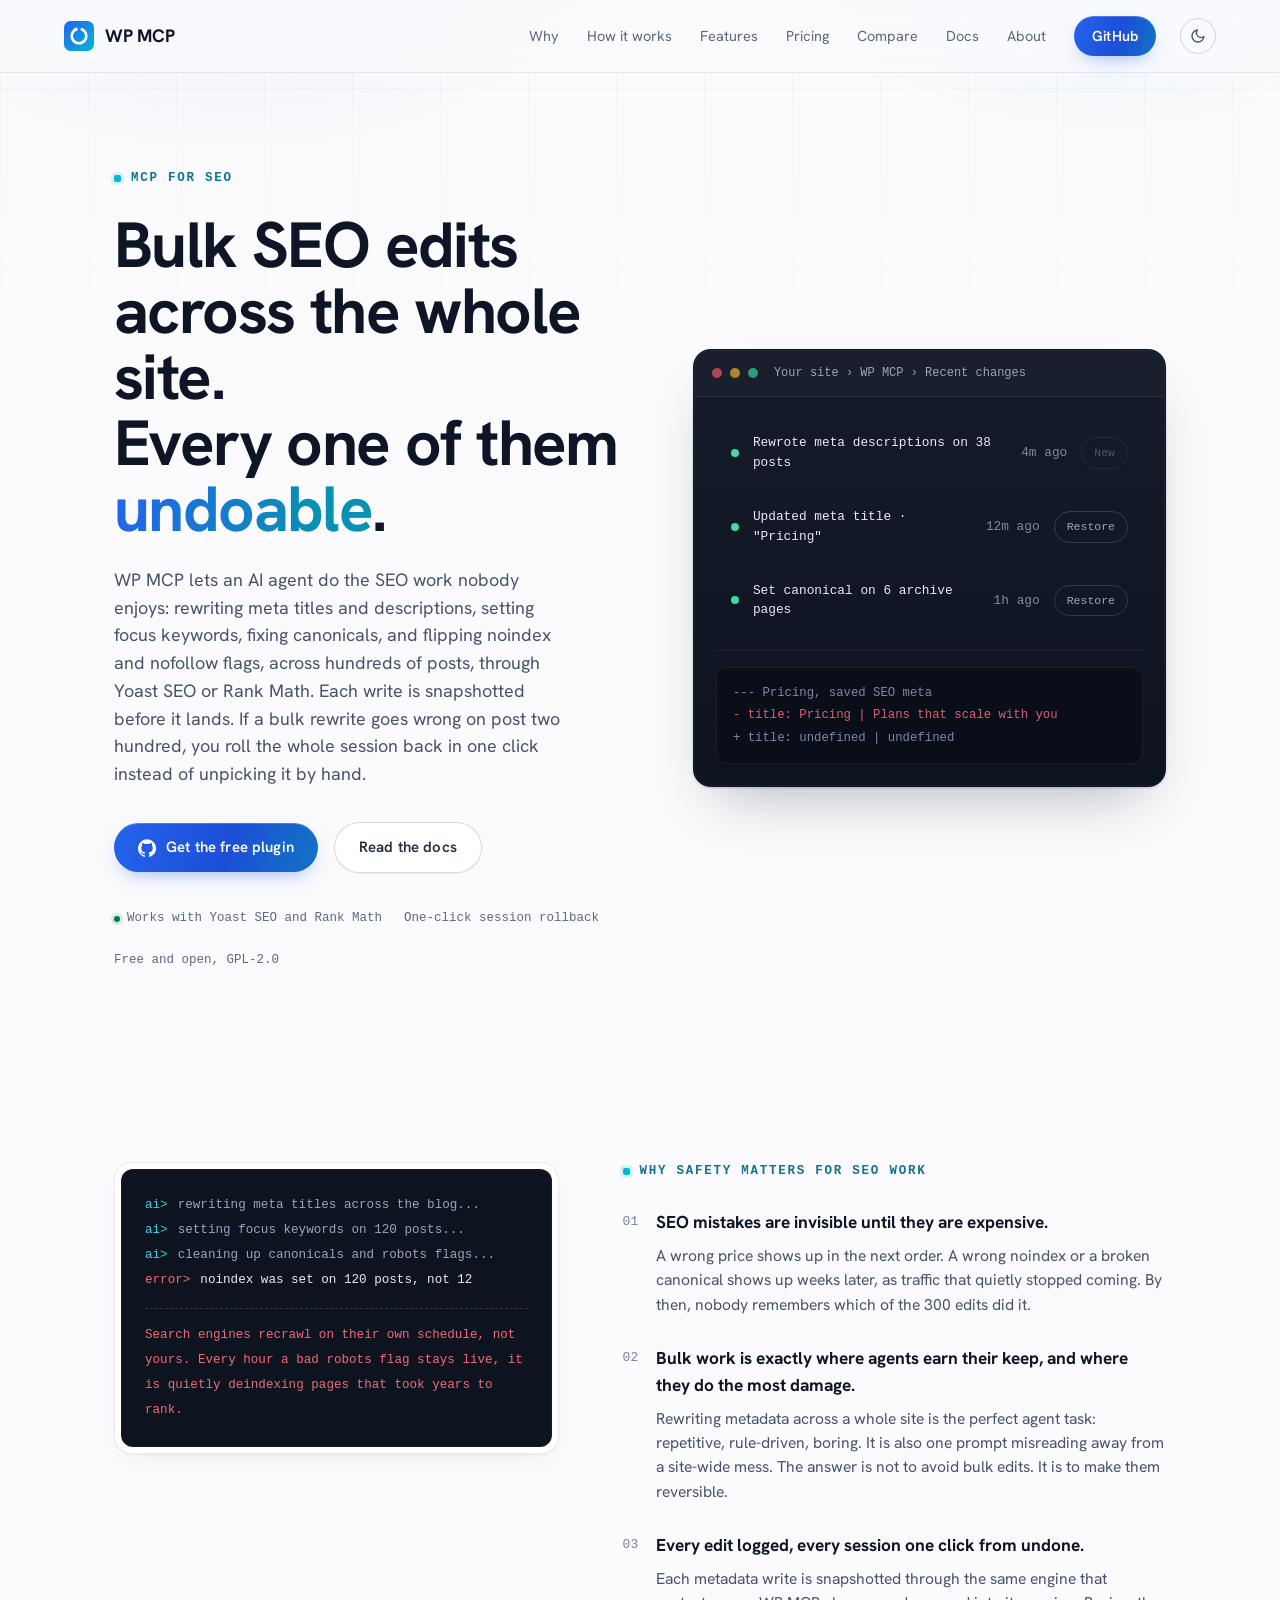
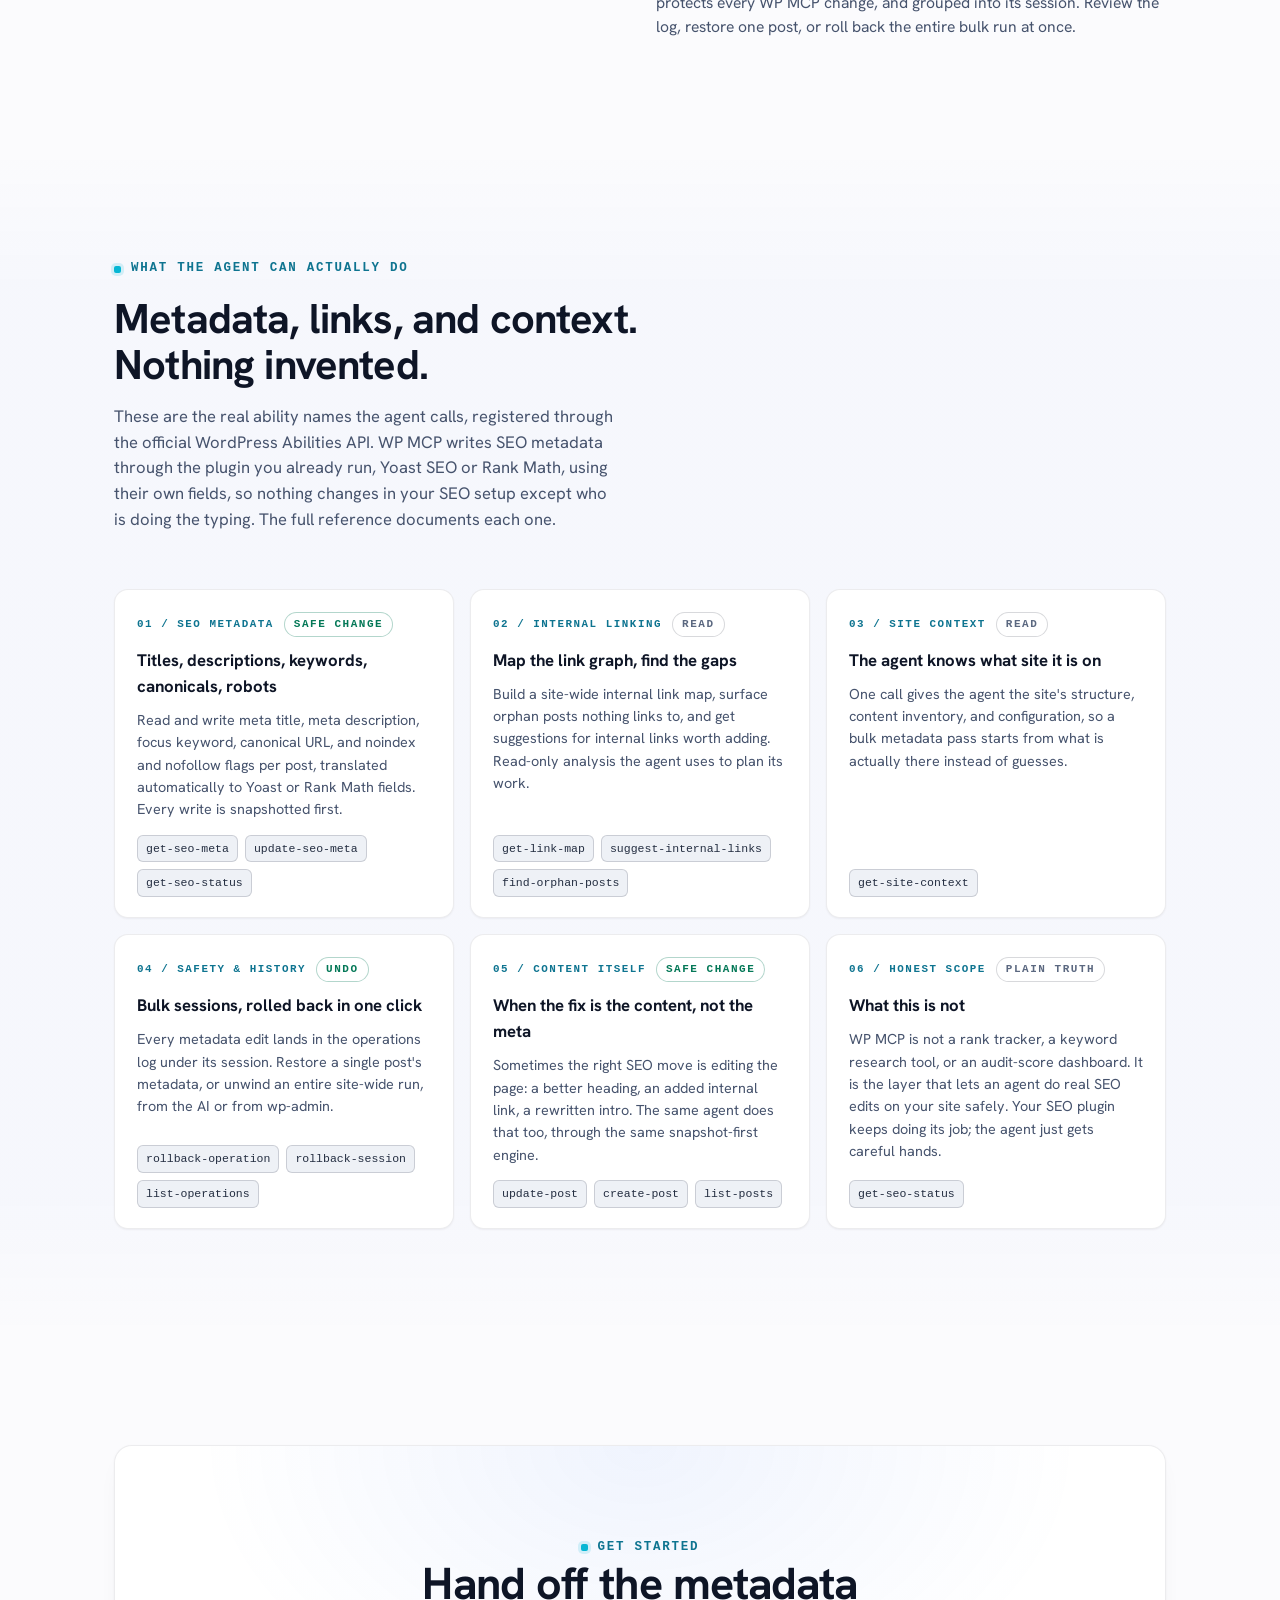
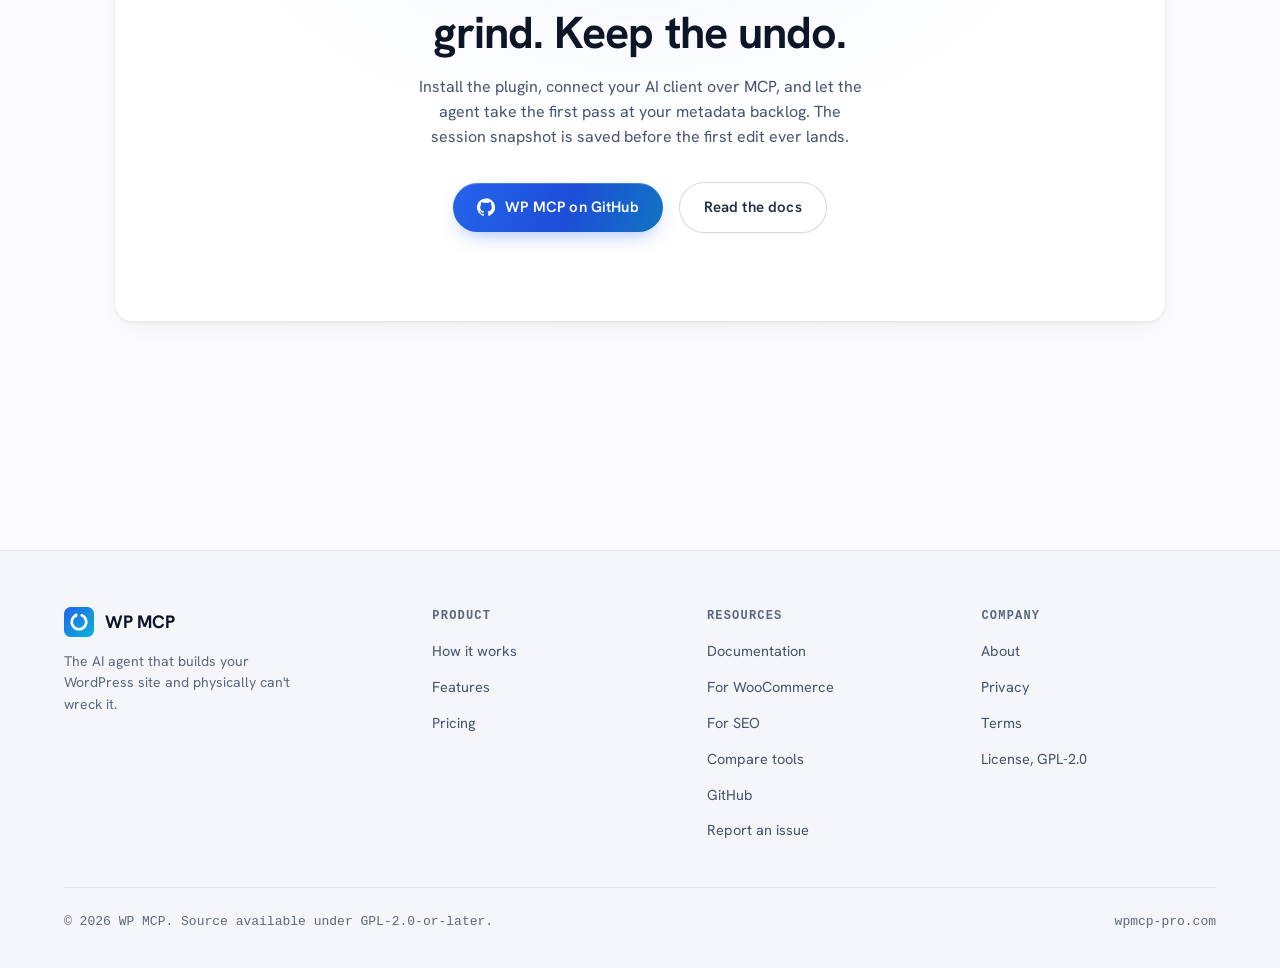
<file: mcp-for-seo.html>
<!doctype html>
<html lang="en">
<head>
<meta charset="utf-8">
<meta name="viewport" content="width=device-width, initial-scale=1">
<meta name="author" content="Fahad Murtaza">

<!-- SEO -->
<title>MCP for SEO: let AI agents do site-wide SEO work, every change undoable</title>
<meta name="description" content="WP MCP lets AI agents read and write SEO metadata site-wide through Yoast SEO or Rank Math: titles, descriptions, focus keywords, canonicals, and robots flags. Every change is snapshotted first, and a whole bulk session rolls back in one click.">
<meta name="keywords" content="SEO MCP, MCP for SEO, AI SEO WordPress, Yoast MCP, Rank Math MCP, bulk SEO metadata AI, undo SEO changes, internal linking AI, WordPress SEO agent">
<link rel="canonical" href="https://wpmcp-pro.com/mcp-for-seo.html">

<!-- Favicons -->
<link rel="icon" href="/favicon.svg" type="image/svg+xml">
<link rel="icon" type="image/png" sizes="32x32" href="/favicon-32.png">
<link rel="icon" href="/favicon.ico" sizes="any">
<link rel="apple-touch-icon" href="/apple-touch-icon.png">
<meta name="theme-color" content="#fbfbfd">
<script>
/* Pre-paint theme stamp: light is the default face, a stored choice wins. */
(function () {
  var t = "light";
  try { var s = localStorage.getItem("wpmcp-theme"); if (s === "dark" || s === "light") t = s; } catch (e) {}
  document.documentElement.setAttribute("data-theme", t);
  var m = document.querySelector('meta[name="theme-color"]');
  if (m) m.setAttribute("content", t === "dark" ? "#0c0f16" : "#fbfbfd");
})();
</script>

<!-- Open Graph -->
<meta property="og:type" content="website">
<meta property="og:url" content="https://wpmcp-pro.com/mcp-for-seo.html">
<meta property="og:title" content="MCP for SEO: let AI agents do site-wide SEO work, every change undoable">
<meta property="og:description" content="AI agents rewrite meta titles, descriptions, focus keywords, canonicals, and robots flags through Yoast or Rank Math. Every change snapshotted first, bulk sessions rollback-able in one click.">
<meta property="og:image" content="https://wpmcp-pro.com/og-image.png">
<meta property="og:image:secure_url" content="https://wpmcp-pro.com/og-image.png">
<meta property="og:image:width" content="1200">
<meta property="og:image:height" content="630">
<meta property="og:image:type" content="image/png">
<meta property="og:image:alt" content="WP MCP snapshots every SEO metadata change before it happens, so a bulk edit can be undone in one click">
<meta property="og:site_name" content="WP MCP">
<meta property="og:locale" content="en_US">

<!-- Twitter Card -->
<meta name="twitter:card" content="summary_large_image">
<meta name="twitter:title" content="MCP for SEO: let AI agents do site-wide SEO work, every change undoable">
<meta name="twitter:description" content="SEO metadata read and write over MCP, via Yoast SEO or Rank Math, with snapshot-before-every-write and one-click session rollback.">
<meta name="twitter:image" content="https://wpmcp-pro.com/og-image.png">
<meta name="twitter:image:alt" content="WP MCP, the safe MCP layer for site-wide SEO work">

<!-- Structured data -->
<script type="application/ld+json">
{
  "@context": "https://schema.org",
  "@type": "SoftwareApplication",
  "name": "WP MCP",
  "url": "https://wpmcp-pro.com/mcp-for-seo.html",
  "description": "WP MCP is a WordPress plugin that exposes an MCP server via the official Abilities API, letting AI agents do site-wide SEO work: read and write meta titles, descriptions, focus keywords, canonicals, and robots flags through Yoast SEO or Rank Math, map internal links, and find orphan posts. Every write is snapshotted first, so a bulk metadata session can be rolled back in one click.",
  "applicationCategory": "DeveloperApplication",
  "operatingSystem": "WordPress 6.9+",
  "offers": { "@type": "Offer", "price": "0", "priceCurrency": "USD" },
  "license": "https://www.gnu.org/licenses/old-licenses/gpl-2.0.html",
  "author": {
    "@type": "Person",
    "name": "Fahad Murtaza",
    "url": "https://isupercoder.com",
    "sameAs": ["https://isupercoder.com", "https://github.com/fahdi", "https://www.linkedin.com/in/fahadmurtaza/"]
  }
}
</script>

<link rel="stylesheet" href="assets/css/fonts.css">
<link rel="stylesheet" href="assets/css/brand.css">
<link rel="stylesheet" href="assets/css/base.css">
<link rel="stylesheet" href="assets/css/site.css">
<link rel="stylesheet" href="assets/css/landing.css">
<link rel="stylesheet" href="assets/css/logo.css">
</head>
<body>
<a class="skip-link" href="#main">Skip to content</a>
<div class="atmosphere" aria-hidden="true"><div class="grid-overlay"></div></div>

<header class="site-header">
  <div class="site-header-inner">
    <a class="brand-mark logo-animated" href="index.html" aria-label="WP MCP home">
      <svg class="logo-mark" viewBox="0 0 256 256" fill="none" xmlns="http://www.w3.org/2000/svg" role="img" aria-hidden="true">
        <defs>
          <linearGradient id="hmarkS" x1="0" y1="0" x2="256" y2="256" gradientUnits="userSpaceOnUse">
            <stop offset="0" stop-color="#2563EB"/>
            <stop offset="1" stop-color="#06B6D4"/>
          </linearGradient>
        </defs>
        <rect width="256" height="256" rx="56" fill="url(#hmarkS)"/>
        <g class="logo-ring" stroke="#FFFFFF" stroke-width="22" stroke-linecap="round" fill="none">
          <path d="M151.2 70.5 A62 62 0 1 1 104.8 70.5"/>
        </g>
        <path class="logo-arrow" d="M80 70.5 L110 52 L110 89 Z" fill="#FFFFFF"/>
      </svg>
      <span data-brand-name>WP MCP</span>
    </a>

    <nav class="nav-links" aria-label="Primary">
      <a href="index.html#problem">Why</a>
      <a href="index.html#how-it-works">How it works</a>
      <a href="index.html#features">Features</a>
      <a href="index.html#pricing">Pricing</a>
      <a href="wp-mcp-vs-other-wordpress-mcp-tools.html">Compare</a>
      <a href="docs.html">Docs</a>
      <a href="about.html">About</a>
      <a class="btn btn-primary btn-sm" href="https://github.com/wpmcp/wpmcp" data-brand-github>GitHub</a>
    </nav>

    <div class="header-controls">
      <button class="theme-toggle" type="button" aria-label="Switch to dark theme">
        <svg class="icon-moon" viewBox="0 0 24 24" fill="none" stroke="currentColor" stroke-width="2" stroke-linecap="round" stroke-linejoin="round" aria-hidden="true"><path d="M21 12.8A9 9 0 1 1 11.2 3a7 7 0 0 0 9.8 9.8z"/></svg>
        <svg class="icon-sun" viewBox="0 0 24 24" fill="none" stroke="currentColor" stroke-width="2" stroke-linecap="round" stroke-linejoin="round" aria-hidden="true"><circle cx="12" cy="12" r="4"/><path d="M12 2v2M12 20v2M4.93 4.93l1.41 1.41M17.66 17.66l1.41 1.41M2 12h2M20 12h2M4.93 19.07l1.41-1.41M17.66 6.34l1.41-1.41"/></svg>
      </button>
      <button class="nav-toggle" aria-label="Toggle menu" aria-expanded="false">
        <svg viewBox="0 0 24 24" fill="none" stroke="currentColor" stroke-width="2" stroke-linecap="round" aria-hidden="true"><path d="M3 6h18M3 12h18M3 18h18"/></svg>
      </button>
    </div>
  </div>
</header>

<main id="main">

  <!-- ================= HERO ================= -->
  <section class="hero">
    <div class="hero-copy">
      <span class="eyebrow">MCP for SEO</span>
      <h1>Bulk SEO edits across the whole site.<br class="hide-mobile"> Every one of them <span class="text-gradient">undoable</span>.</h1>
      <p class="lede">WP MCP lets an AI agent do the SEO work nobody enjoys: rewriting meta titles and descriptions, setting focus keywords, fixing canonicals, and flipping noindex and nofollow flags, across hundreds of posts, through Yoast SEO or Rank Math. Each write is snapshotted before it lands. If a bulk rewrite goes wrong on post two hundred, you roll the whole session back in one click instead of unpicking it by hand.</p>
      <div class="hero-actions">
        <a class="btn btn-primary" href="https://github.com/wpmcp/wpmcp" data-brand-github>
          <svg width="18" height="18" viewBox="0 0 24 24" fill="currentColor" aria-hidden="true"><path d="M12 .5a12 12 0 0 0-3.79 23.39c.6.11.82-.26.82-.58v-2.03c-3.34.73-4.04-1.61-4.04-1.61-.55-1.39-1.34-1.76-1.34-1.76-1.09-.75.08-.73.08-.73 1.2.09 1.84 1.24 1.84 1.24 1.07 1.84 2.81 1.31 3.5 1 .11-.78.42-1.31.76-1.61-2.67-.3-5.47-1.33-5.47-5.93 0-1.31.47-2.38 1.24-3.22-.12-.3-.54-1.52.12-3.18 0 0 1.01-.32 3.3 1.23a11.5 11.5 0 0 1 6 0c2.29-1.55 3.3-1.23 3.3-1.23.66 1.66.24 2.88.12 3.18.77.84 1.23 1.91 1.23 3.22 0 4.61-2.8 5.63-5.48 5.92.43.37.81 1.11.81 2.23v3.3c0 .32.22.7.83.58A12 12 0 0 0 12 .5z"/></svg>
          Get the free plugin
        </a>
        <a class="btn btn-ghost" href="docs.html">Read the docs</a>
      </div>
      <div class="hero-meta">
        <span><i class="dot" aria-hidden="true"></i> Works with Yoast SEO and Rank Math</span>
        <span>One-click session rollback</span>
        <span>Free and open, GPL-2.0</span>
      </div>
    </div>

    <div class="hero-visual" aria-label="SEO activity log showing a one-click restore of a metadata change">
      <div class="console">
        <div class="console-bar">
          <span class="cdot"></span><span class="cdot"></span><span class="cdot"></span>
          <span class="ctitle">Your site &rsaquo; WP MCP &rsaquo; Recent changes</span>
        </div>
        <div class="console-body">
          <div class="op-row">
            <span class="op-status" aria-hidden="true"></span>
            <span class="op-name">Rewrote meta descriptions on 38 posts</span>
            <span class="op-time">4m ago</span>
            <button class="op-undo" disabled>New</button>
          </div>
          <div class="op-row" data-console-row data-state>
            <span class="op-status" aria-hidden="true"></span>
            <span class="op-name">Updated meta title &middot; "Pricing"</span>
            <span class="op-time">12m ago</span>
            <button class="op-undo" data-console-undo>Restore</button>
          </div>
          <div class="op-row">
            <span class="op-status" aria-hidden="true"></span>
            <span class="op-name">Set canonical on 6 archive pages</span>
            <span class="op-time">1h ago</span>
            <button class="op-undo">Restore</button>
          </div>

          <div class="console-divider"></div>

          <div class="console-diff">
            <span class="ctx">--- Pricing, saved SEO meta</span>
            <span class="add is-hidden">+ title: Pricing | Plans that scale with you</span>
            <span class="del">- title: Pricing | Plans that scale with you</span>
            <span class="ctx">+ title: undefined | undefined</span>
          </div>
        </div>
      </div>
    </div>
  </section>

  <!-- ================= WHY SAFETY MATTERS HERE ================= -->
  <section class="section" id="why-safety">
    <div class="problem">
      <div class="problem-scenario reveal">
        <div class="scenario-frame">
          <div class="scenario-log">
            <p class="line"><span class="tag">ai&gt;</span> rewriting meta titles across the blog...</p>
            <p class="line"><span class="tag">ai&gt;</span> setting focus keywords on 120 posts...</p>
            <p class="line"><span class="tag">ai&gt;</span> cleaning up canonicals and robots flags...</p>
            <p class="line bad"><span class="tag">error&gt;</span> noindex was set on 120 posts, not 12</p>
            <p class="crack">Search engines recrawl on their own schedule, not yours. Every hour a bad robots flag stays live, it is quietly deindexing pages that took years to rank.</p>
          </div>
        </div>
      </div>

      <div class="problem-points">
        <span class="eyebrow reveal">Why safety matters for SEO work</span>
        <div class="problem-point reveal">
          <span class="num">01</span>
          <div>
            <h3>SEO mistakes are invisible until they are expensive.</h3>
            <p>A wrong price shows up in the next order. A wrong noindex or a broken canonical shows up weeks later, as traffic that quietly stopped coming. By then, nobody remembers which of the 300 edits did it.</p>
          </div>
        </div>
        <div class="problem-point reveal">
          <span class="num">02</span>
          <div>
            <h3>Bulk work is exactly where agents earn their keep, and where they do the most damage.</h3>
            <p>Rewriting metadata across a whole site is the perfect agent task: repetitive, rule-driven, boring. It is also one prompt misreading away from a site-wide mess. The answer is not to avoid bulk edits. It is to make them reversible.</p>
          </div>
        </div>
        <div class="problem-point reveal">
          <span class="num">03</span>
          <div>
            <h3>Every edit logged, every session one click from undone.</h3>
            <p>Each metadata write is snapshotted through the same engine that protects every WP MCP change, and grouped into its session. Review the log, restore one post, or roll back the entire bulk run at once.</p>
          </div>
        </div>
      </div>
    </div>
  </section>

  <!-- ================= CAPABILITIES ================= -->
  <section class="section tint" id="capabilities">
    <div class="section-head reveal">
      <span class="eyebrow">What the agent can actually do</span>
      <h2>Metadata, links, and context. Nothing invented.</h2>
      <p>These are the real ability names the agent calls, registered through the official WordPress Abilities API. WP MCP writes SEO metadata through the plugin you already run, Yoast SEO or Rank Math, using their own fields, so nothing changes in your SEO setup except who is doing the typing. The <a href="docs.html">full reference</a> documents each one.</p>
    </div>

    <div class="cap-grid">
      <article class="cap-card reveal">
        <p class="cap-kicker">01 / SEO metadata <span class="pill pill-safe">safe change</span></p>
        <h3>Titles, descriptions, keywords, canonicals, robots</h3>
        <p>Read and write meta title, meta description, focus keyword, canonical URL, and noindex and nofollow flags per post, translated automatically to Yoast or Rank Math fields. Every write is snapshotted first.</p>
        <div class="cap-chips"><code>get-seo-meta</code><code>update-seo-meta</code><code>get-seo-status</code></div>
      </article>
      <article class="cap-card reveal">
        <p class="cap-kicker">02 / Internal linking <span class="pill pill-read">read</span></p>
        <h3>Map the link graph, find the gaps</h3>
        <p>Build a site-wide internal link map, surface orphan posts nothing links to, and get suggestions for internal links worth adding. Read-only analysis the agent uses to plan its work.</p>
        <div class="cap-chips"><code>get-link-map</code><code>suggest-internal-links</code><code>find-orphan-posts</code></div>
      </article>
      <article class="cap-card reveal">
        <p class="cap-kicker">03 / Site context <span class="pill pill-read">read</span></p>
        <h3>The agent knows what site it is on</h3>
        <p>One call gives the agent the site's structure, content inventory, and configuration, so a bulk metadata pass starts from what is actually there instead of guesses.</p>
        <div class="cap-chips"><code>get-site-context</code></div>
      </article>
      <article class="cap-card reveal">
        <p class="cap-kicker">04 / Safety &amp; history <span class="pill pill-safe">undo</span></p>
        <h3>Bulk sessions, rolled back in one click</h3>
        <p>Every metadata edit lands in the operations log under its session. Restore a single post's metadata, or unwind an entire site-wide run, from the AI or from wp-admin.</p>
        <div class="cap-chips"><code>rollback-operation</code><code>rollback-session</code><code>list-operations</code></div>
      </article>
      <article class="cap-card reveal">
        <p class="cap-kicker">05 / Content itself <span class="pill pill-safe">safe change</span></p>
        <h3>When the fix is the content, not the meta</h3>
        <p>Sometimes the right SEO move is editing the page: a better heading, an added internal link, a rewritten intro. The same agent does that too, through the same snapshot-first engine.</p>
        <div class="cap-chips"><code>update-post</code><code>create-post</code><code>list-posts</code></div>
      </article>
      <article class="cap-card reveal">
        <p class="cap-kicker">06 / Honest scope <span class="pill pill-read">plain truth</span></p>
        <h3>What this is not</h3>
        <p>WP MCP is not a rank tracker, a keyword research tool, or an audit-score dashboard. It is the layer that lets an agent do real SEO edits on your site safely. Your SEO plugin keeps doing its job; the agent just gets careful hands.</p>
        <div class="cap-chips"><code>get-seo-status</code></div>
      </article>
    </div>
  </section>

  <!-- ================= FINAL CTA ================= -->
  <section class="section">
    <div class="final-cta reveal">
      <span class="eyebrow">Get started</span>
      <h2>Hand off the metadata grind. Keep the undo.</h2>
      <p>Install the plugin, connect your AI client over MCP, and let the agent take the first pass at your metadata backlog. The session snapshot is saved before the first edit ever lands.</p>
      <div class="hero-actions">
        <a class="btn btn-primary" href="https://github.com/wpmcp/wpmcp" data-brand-github>
          <svg width="18" height="18" viewBox="0 0 24 24" fill="currentColor" aria-hidden="true"><path d="M12 .5a12 12 0 0 0-3.79 23.39c.6.11.82-.26.82-.58v-2.03c-3.34.73-4.04-1.61-4.04-1.61-.55-1.39-1.34-1.76-1.34-1.76-1.09-.75.08-.73.08-.73 1.2.09 1.84 1.24 1.84 1.24 1.07 1.84 2.81 1.31 3.5 1 .11-.78.42-1.31.76-1.61-2.67-.3-5.47-1.33-5.47-5.93 0-1.31.47-2.38 1.24-3.22-.12-.3-.54-1.52.12-3.18 0 0 1.01-.32 3.3 1.23a11.5 11.5 0 0 1 6 0c2.29-1.55 3.3-1.23 3.3-1.23.66 1.66.24 2.88.12 3.18.77.84 1.23 1.91 1.23 3.22 0 4.61-2.8 5.63-5.48 5.92.43.37.81 1.11.81 2.23v3.3c0 .32.22.7.83.58A12 12 0 0 0 12 .5z"/></svg>
          WP MCP on GitHub
        </a>
        <a class="btn btn-ghost" href="docs.html">Read the docs</a>
      </div>
    </div>
  </section>

</main>

<footer class="site-footer">
  <div class="footer-grid">
    <div class="footer-brand">
      <a class="brand-mark logo-animated logo-static-in" href="index.html">
        <svg class="logo-mark" viewBox="0 0 256 256" fill="none" xmlns="http://www.w3.org/2000/svg" aria-hidden="true">
          <defs>
            <linearGradient id="fmarkS" x1="0" y1="0" x2="256" y2="256" gradientUnits="userSpaceOnUse">
              <stop offset="0" stop-color="#2563EB"/>
              <stop offset="1" stop-color="#06B6D4"/>
            </linearGradient>
          </defs>
          <rect width="256" height="256" rx="56" fill="url(#fmarkS)"/>
          <g class="logo-ring" stroke="#FFFFFF" stroke-width="22" stroke-linecap="round" fill="none">
            <path d="M151.2 70.5 A62 62 0 1 1 104.8 70.5"/>
          </g>
          <path class="logo-arrow" d="M80 70.5 L110 52 L110 89 Z" fill="#FFFFFF"/>
        </svg>
        <span data-brand-name>WP MCP</span>
      </a>
      <p>The AI agent that builds your WordPress site and physically can't wreck it.</p>
    </div>
    <div class="footer-col">
      <h4>Product</h4>
      <ul>
        <li><a href="index.html#how-it-works">How it works</a></li>
        <li><a href="index.html#features">Features</a></li>
        <li><a href="index.html#pricing">Pricing</a></li>
      </ul>
    </div>
    <div class="footer-col">
      <h4>Resources</h4>
      <ul>
        <li><a href="docs.html">Documentation</a></li>
        <li><a href="mcp-for-woocommerce.html">For WooCommerce</a></li>
        <li><a href="mcp-for-seo.html" aria-current="page">For SEO</a></li>
        <li><a href="wp-mcp-vs-other-wordpress-mcp-tools.html">Compare tools</a></li>
        <li><a href="https://github.com/wpmcp/wpmcp" data-brand-github>GitHub</a></li>
        <li><a href="https://github.com/wpmcp/wpmcp" data-brand-github>Report an issue</a></li>
      </ul>
    </div>
    <div class="footer-col">
      <h4>Company</h4>
      <ul>
        <li><a href="about.html">About</a></li>
        <li><a href="privacy.html">Privacy</a></li>
        <li><a href="terms.html">Terms</a></li>
        <li><a href="https://github.com/wpmcp/wpmcp/blob/main/LICENSE">License, GPL-2.0</a></li>
      </ul>
    </div>
  </div>
  <div class="footer-bottom">
    <span>&copy; <span data-year>2026</span> <span data-brand-name>WP MCP</span>. Source available under GPL-2.0-or-later.</span>
    <span data-brand-domain>wpmcp-pro.com</span>
  </div>
</footer>

<script src="assets/js/brand.js"></script>
<script src="assets/js/main.js"></script>
</body>
</html>
</file>
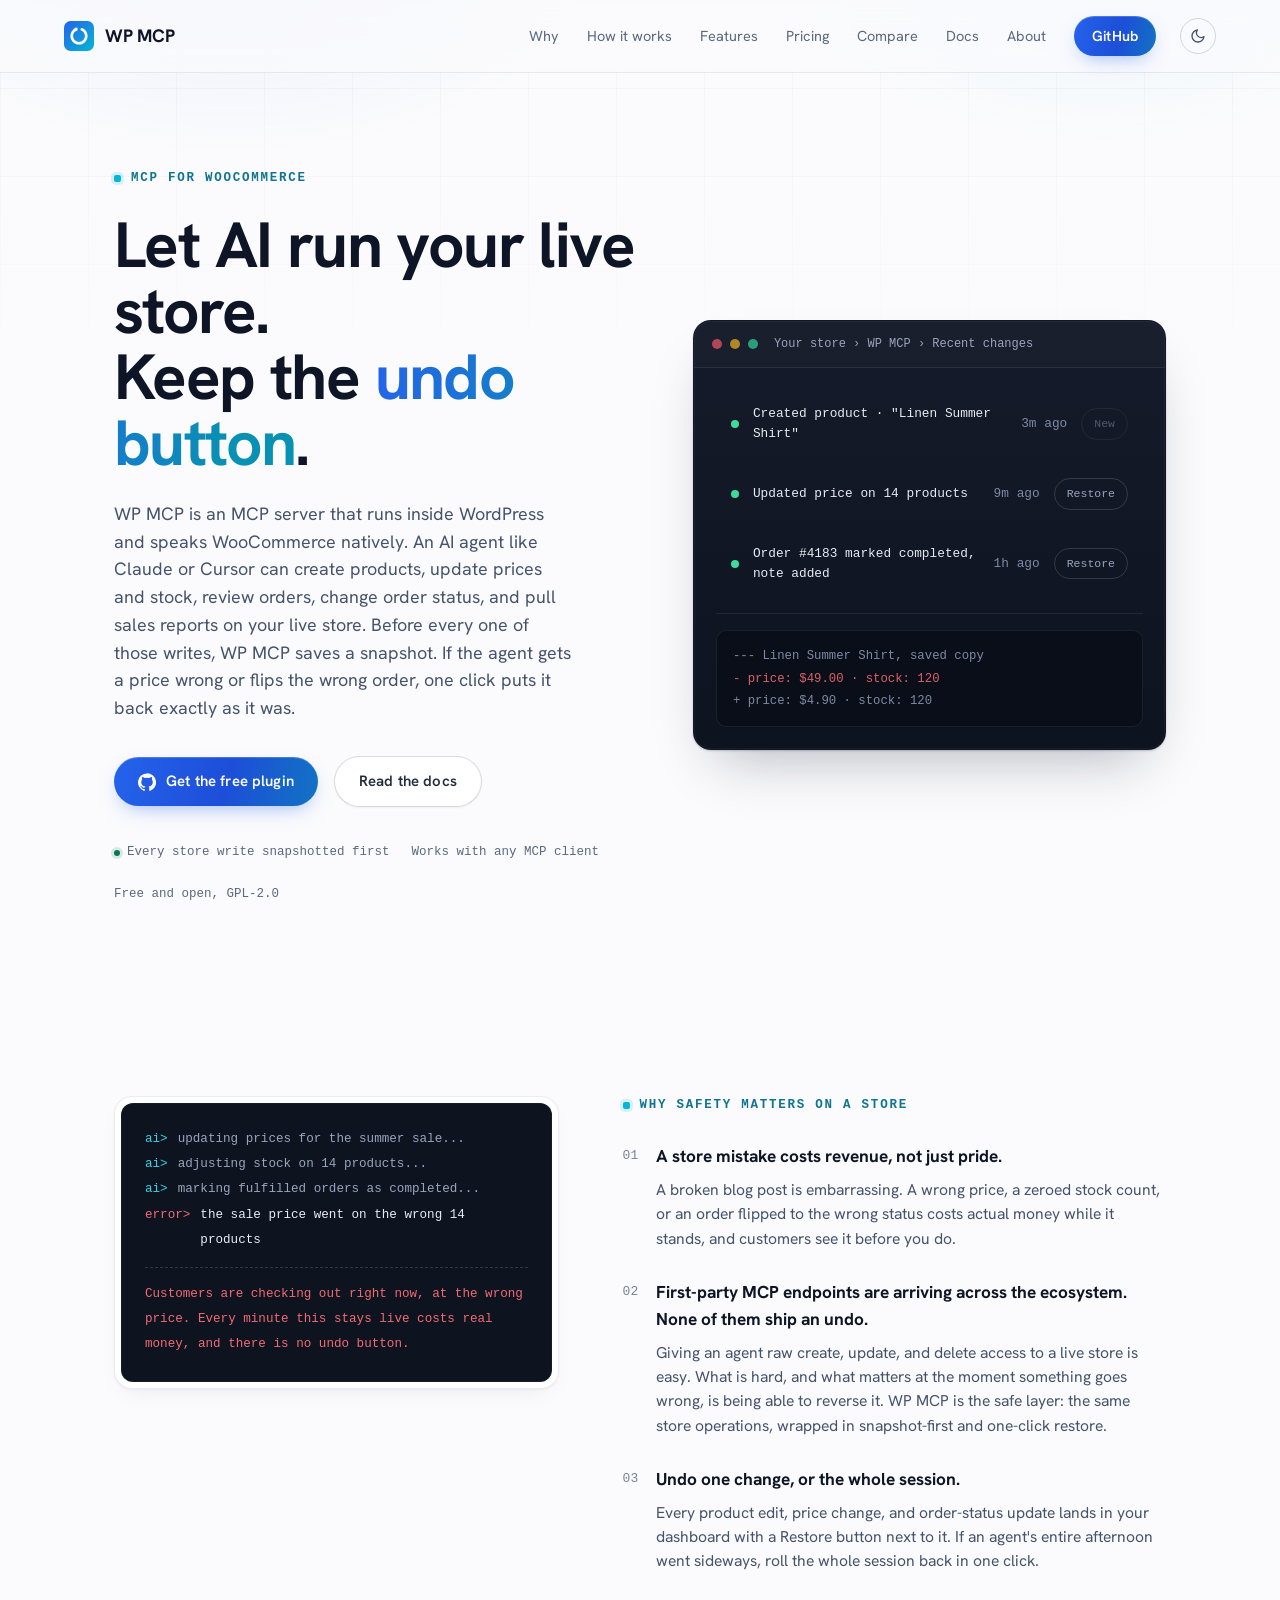
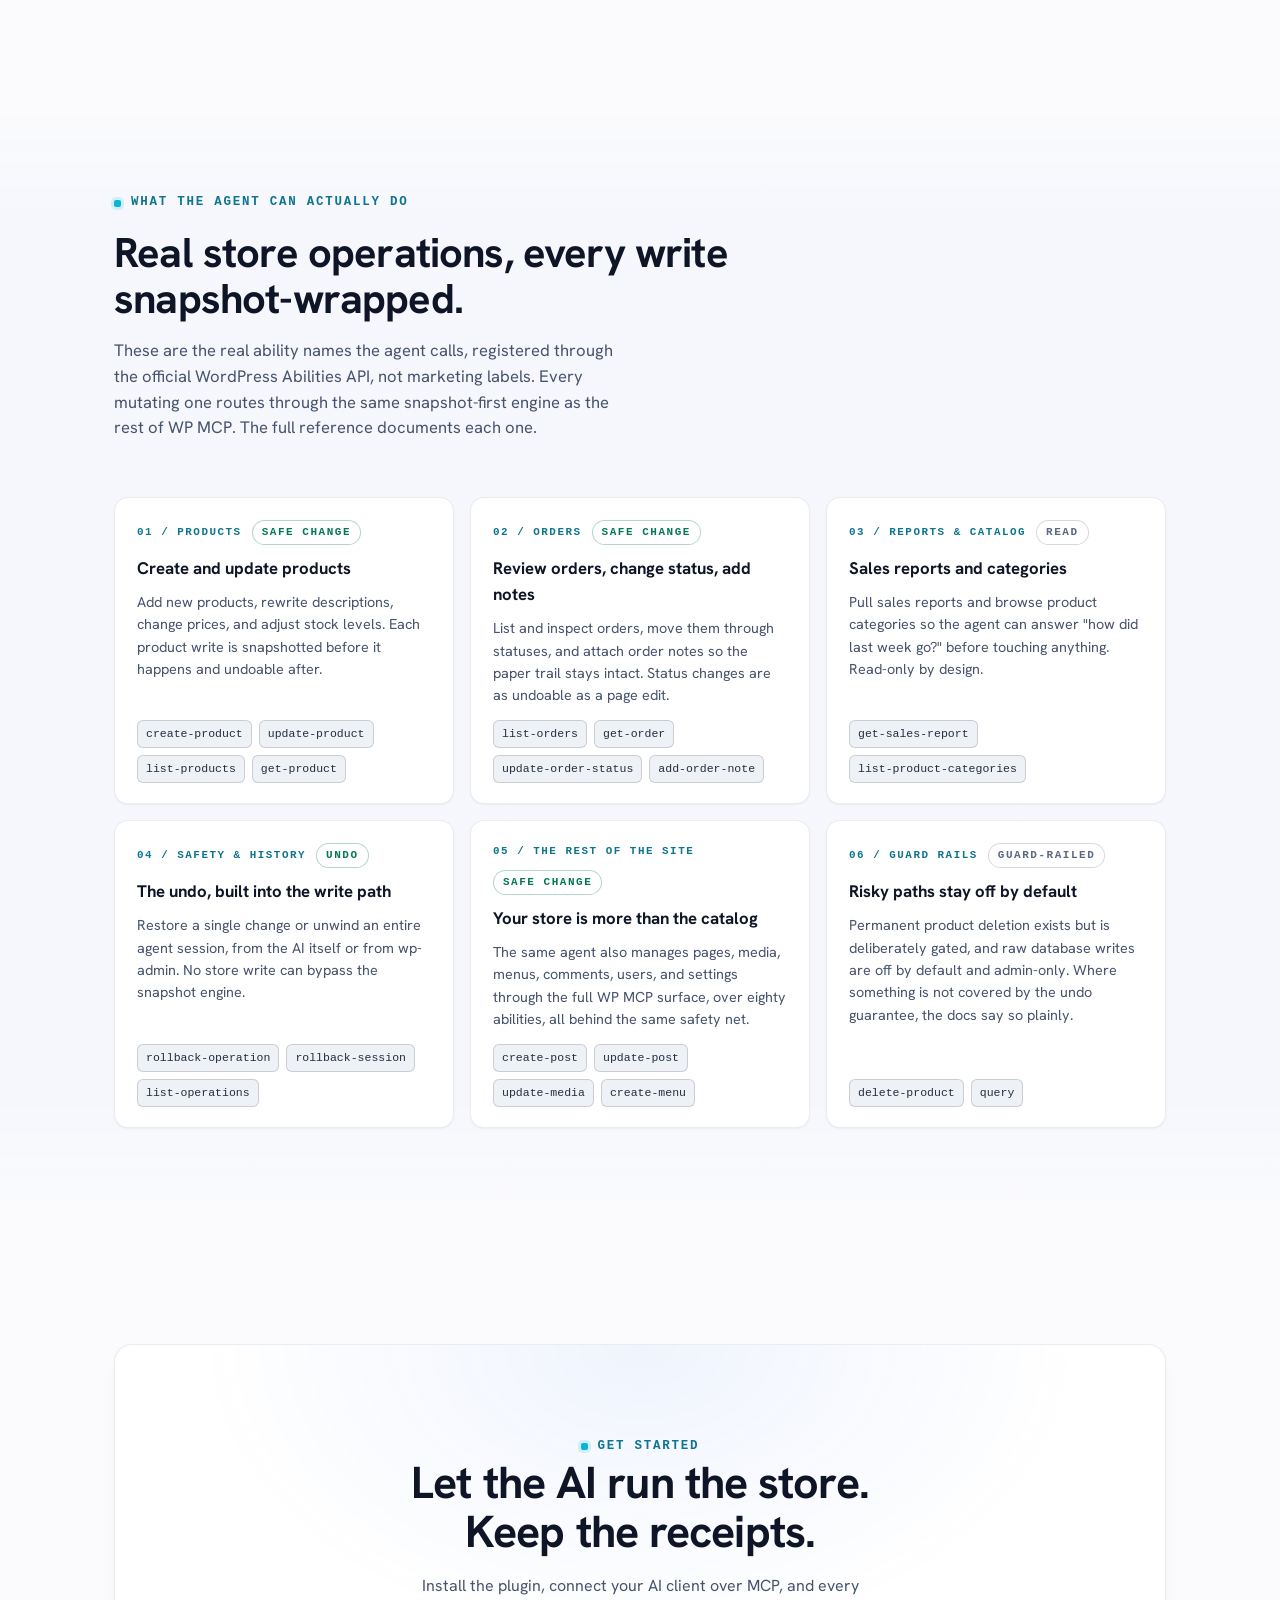
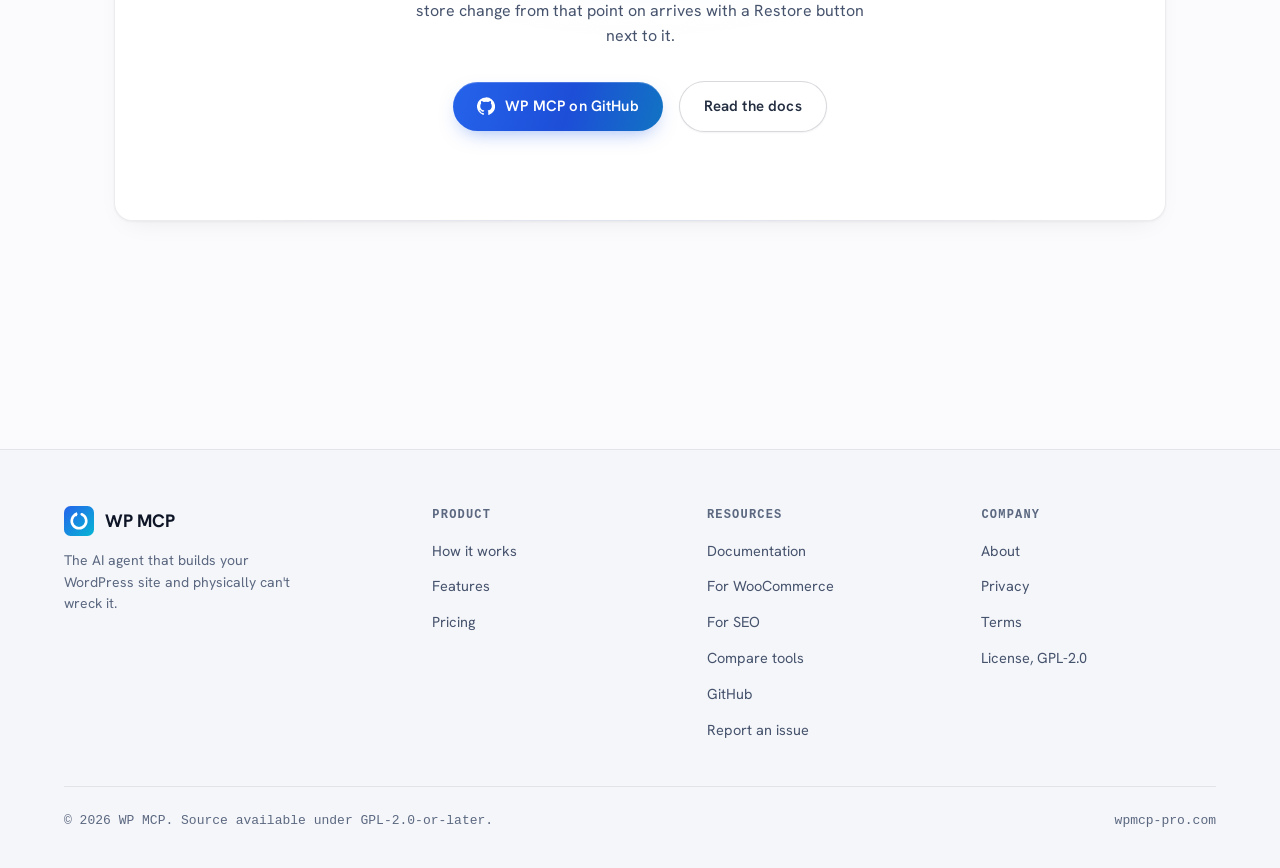
<file: mcp-for-woocommerce.html>
<!doctype html>
<html lang="en">
<head>
<meta charset="utf-8">
<meta name="viewport" content="width=device-width, initial-scale=1">
<meta name="author" content="Fahad Murtaza">

<!-- SEO -->
<title>MCP for WooCommerce: let AI agents run your store, with an undo button</title>
<meta name="description" content="WP MCP is an MCP server for WooCommerce and WordPress. AI agents create products, update prices and stock, and manage orders on your live store, while every change is snapshotted first and undoable with one click.">
<meta name="keywords" content="WooCommerce MCP, MCP for WooCommerce, AI WooCommerce store, WooCommerce AI agent, undo AI changes WooCommerce, WooCommerce MCP server, Model Context Protocol WooCommerce, safe AI store management">
<link rel="canonical" href="https://wpmcp-pro.com/mcp-for-woocommerce.html">

<!-- Favicons -->
<link rel="icon" href="/favicon.svg" type="image/svg+xml">
<link rel="icon" type="image/png" sizes="32x32" href="/favicon-32.png">
<link rel="icon" href="/favicon.ico" sizes="any">
<link rel="apple-touch-icon" href="/apple-touch-icon.png">
<meta name="theme-color" content="#fbfbfd">
<script>
/* Pre-paint theme stamp: light is the default face, a stored choice wins. */
(function () {
  var t = "light";
  try { var s = localStorage.getItem("wpmcp-theme"); if (s === "dark" || s === "light") t = s; } catch (e) {}
  document.documentElement.setAttribute("data-theme", t);
  var m = document.querySelector('meta[name="theme-color"]');
  if (m) m.setAttribute("content", t === "dark" ? "#0c0f16" : "#fbfbfd");
})();
</script>

<!-- Open Graph -->
<meta property="og:type" content="website">
<meta property="og:url" content="https://wpmcp-pro.com/mcp-for-woocommerce.html">
<meta property="og:title" content="MCP for WooCommerce: let AI agents run your store, with an undo button">
<meta property="og:description" content="AI agents create products, update prices and stock, and manage orders on your live WooCommerce store. Every change is snapshotted first, so one click puts it back.">
<meta property="og:image" content="https://wpmcp-pro.com/og-image.png">
<meta property="og:image:secure_url" content="https://wpmcp-pro.com/og-image.png">
<meta property="og:image:width" content="1200">
<meta property="og:image:height" content="630">
<meta property="og:image:type" content="image/png">
<meta property="og:image:alt" content="WP MCP snapshots every WooCommerce change before it happens, so anything the AI does can be undone">
<meta property="og:site_name" content="WP MCP">
<meta property="og:locale" content="en_US">

<!-- Twitter Card -->
<meta name="twitter:card" content="summary_large_image">
<meta name="twitter:title" content="MCP for WooCommerce: let AI agents run your store, with an undo button">
<meta name="twitter:description" content="An MCP server for WooCommerce with snapshot-before-every-write and one-click restore. On a live store, a mistake costs revenue. This is the undo button.">
<meta name="twitter:image" content="https://wpmcp-pro.com/og-image.png">
<meta name="twitter:image:alt" content="WP MCP, the safe MCP layer for WooCommerce stores">

<!-- Structured data -->
<script type="application/ld+json">
{
  "@context": "https://schema.org",
  "@type": "SoftwareApplication",
  "name": "WP MCP",
  "url": "https://wpmcp-pro.com/mcp-for-woocommerce.html",
  "description": "WP MCP is a WordPress plugin that exposes an MCP server via the official Abilities API, letting AI agents run a live WooCommerce store: create and update products, change prices and stock, manage order status, and pull sales reports. Every write is snapshotted first, so any change can be undone with one click, per operation or per whole session.",
  "applicationCategory": "DeveloperApplication",
  "operatingSystem": "WordPress 6.9+",
  "offers": { "@type": "Offer", "price": "0", "priceCurrency": "USD" },
  "license": "https://www.gnu.org/licenses/old-licenses/gpl-2.0.html",
  "author": {
    "@type": "Person",
    "name": "Fahad Murtaza",
    "url": "https://isupercoder.com",
    "sameAs": ["https://isupercoder.com", "https://github.com/fahdi", "https://www.linkedin.com/in/fahadmurtaza/"]
  }
}
</script>

<link rel="stylesheet" href="assets/css/fonts.css">
<link rel="stylesheet" href="assets/css/brand.css">
<link rel="stylesheet" href="assets/css/base.css">
<link rel="stylesheet" href="assets/css/site.css">
<link rel="stylesheet" href="assets/css/landing.css">
<link rel="stylesheet" href="assets/css/logo.css">
</head>
<body>
<a class="skip-link" href="#main">Skip to content</a>
<div class="atmosphere" aria-hidden="true"><div class="grid-overlay"></div></div>

<header class="site-header">
  <div class="site-header-inner">
    <a class="brand-mark logo-animated" href="index.html" aria-label="WP MCP home">
      <svg class="logo-mark" viewBox="0 0 256 256" fill="none" xmlns="http://www.w3.org/2000/svg" role="img" aria-hidden="true">
        <defs>
          <linearGradient id="hmarkW" x1="0" y1="0" x2="256" y2="256" gradientUnits="userSpaceOnUse">
            <stop offset="0" stop-color="#2563EB"/>
            <stop offset="1" stop-color="#06B6D4"/>
          </linearGradient>
        </defs>
        <rect width="256" height="256" rx="56" fill="url(#hmarkW)"/>
        <g class="logo-ring" stroke="#FFFFFF" stroke-width="22" stroke-linecap="round" fill="none">
          <path d="M151.2 70.5 A62 62 0 1 1 104.8 70.5"/>
        </g>
        <path class="logo-arrow" d="M80 70.5 L110 52 L110 89 Z" fill="#FFFFFF"/>
      </svg>
      <span data-brand-name>WP MCP</span>
    </a>

    <nav class="nav-links" aria-label="Primary">
      <a href="index.html#problem">Why</a>
      <a href="index.html#how-it-works">How it works</a>
      <a href="index.html#features">Features</a>
      <a href="index.html#pricing">Pricing</a>
      <a href="wp-mcp-vs-other-wordpress-mcp-tools.html">Compare</a>
      <a href="docs.html">Docs</a>
      <a href="about.html">About</a>
      <a class="btn btn-primary btn-sm" href="https://github.com/wpmcp/wpmcp" data-brand-github>GitHub</a>
    </nav>

    <div class="header-controls">
      <button class="theme-toggle" type="button" aria-label="Switch to dark theme">
        <svg class="icon-moon" viewBox="0 0 24 24" fill="none" stroke="currentColor" stroke-width="2" stroke-linecap="round" stroke-linejoin="round" aria-hidden="true"><path d="M21 12.8A9 9 0 1 1 11.2 3a7 7 0 0 0 9.8 9.8z"/></svg>
        <svg class="icon-sun" viewBox="0 0 24 24" fill="none" stroke="currentColor" stroke-width="2" stroke-linecap="round" stroke-linejoin="round" aria-hidden="true"><circle cx="12" cy="12" r="4"/><path d="M12 2v2M12 20v2M4.93 4.93l1.41 1.41M17.66 17.66l1.41 1.41M2 12h2M20 12h2M4.93 19.07l1.41-1.41M17.66 6.34l1.41-1.41"/></svg>
      </button>
      <button class="nav-toggle" aria-label="Toggle menu" aria-expanded="false">
        <svg viewBox="0 0 24 24" fill="none" stroke="currentColor" stroke-width="2" stroke-linecap="round" aria-hidden="true"><path d="M3 6h18M3 12h18M3 18h18"/></svg>
      </button>
    </div>
  </div>
</header>

<main id="main">

  <!-- ================= HERO ================= -->
  <section class="hero">
    <div class="hero-copy">
      <span class="eyebrow">MCP for WooCommerce</span>
      <h1>Let AI run your live store.<br class="hide-mobile"> Keep the <span class="text-gradient">undo button</span>.</h1>
      <p class="lede">WP MCP is an MCP server that runs inside WordPress and speaks WooCommerce natively. An AI agent like Claude or Cursor can create products, update prices and stock, review orders, change order status, and pull sales reports on your live store. Before every one of those writes, WP MCP saves a snapshot. If the agent gets a price wrong or flips the wrong order, one click puts it back exactly as it was.</p>
      <div class="hero-actions">
        <a class="btn btn-primary" href="https://github.com/wpmcp/wpmcp" data-brand-github>
          <svg width="18" height="18" viewBox="0 0 24 24" fill="currentColor" aria-hidden="true"><path d="M12 .5a12 12 0 0 0-3.79 23.39c.6.11.82-.26.82-.58v-2.03c-3.34.73-4.04-1.61-4.04-1.61-.55-1.39-1.34-1.76-1.34-1.76-1.09-.75.08-.73.08-.73 1.2.09 1.84 1.24 1.84 1.24 1.07 1.84 2.81 1.31 3.5 1 .11-.78.42-1.31.76-1.61-2.67-.3-5.47-1.33-5.47-5.93 0-1.31.47-2.38 1.24-3.22-.12-.3-.54-1.52.12-3.18 0 0 1.01-.32 3.3 1.23a11.5 11.5 0 0 1 6 0c2.29-1.55 3.3-1.23 3.3-1.23.66 1.66.24 2.88.12 3.18.77.84 1.23 1.91 1.23 3.22 0 4.61-2.8 5.63-5.48 5.92.43.37.81 1.11.81 2.23v3.3c0 .32.22.7.83.58A12 12 0 0 0 12 .5z"/></svg>
          Get the free plugin
        </a>
        <a class="btn btn-ghost" href="docs.html">Read the docs</a>
      </div>
      <div class="hero-meta">
        <span><i class="dot" aria-hidden="true"></i> Every store write snapshotted first</span>
        <span>Works with any MCP client</span>
        <span>Free and open, GPL-2.0</span>
      </div>
    </div>

    <div class="hero-visual" aria-label="Store activity log showing a one-click restore of a price change">
      <div class="console">
        <div class="console-bar">
          <span class="cdot"></span><span class="cdot"></span><span class="cdot"></span>
          <span class="ctitle">Your store &rsaquo; WP MCP &rsaquo; Recent changes</span>
        </div>
        <div class="console-body">
          <div class="op-row">
            <span class="op-status" aria-hidden="true"></span>
            <span class="op-name">Created product &middot; "Linen Summer Shirt"</span>
            <span class="op-time">3m ago</span>
            <button class="op-undo" disabled>New</button>
          </div>
          <div class="op-row" data-console-row data-state>
            <span class="op-status" aria-hidden="true"></span>
            <span class="op-name">Updated price on 14 products</span>
            <span class="op-time">9m ago</span>
            <button class="op-undo" data-console-undo>Restore</button>
          </div>
          <div class="op-row">
            <span class="op-status" aria-hidden="true"></span>
            <span class="op-name">Order #4183 marked completed, note added</span>
            <span class="op-time">1h ago</span>
            <button class="op-undo">Restore</button>
          </div>

          <div class="console-divider"></div>

          <div class="console-diff">
            <span class="ctx">--- Linen Summer Shirt, saved copy</span>
            <span class="add is-hidden">+ price: $49.00 &middot; stock: 120</span>
            <span class="del">- price: $49.00 &middot; stock: 120</span>
            <span class="ctx">+ price: $4.90 &middot; stock: 120</span>
          </div>
        </div>
      </div>
    </div>
  </section>

  <!-- ================= WHY SAFETY MATTERS HERE ================= -->
  <section class="section" id="why-safety">
    <div class="problem">
      <div class="problem-scenario reveal">
        <div class="scenario-frame">
          <div class="scenario-log">
            <p class="line"><span class="tag">ai&gt;</span> updating prices for the summer sale...</p>
            <p class="line"><span class="tag">ai&gt;</span> adjusting stock on 14 products...</p>
            <p class="line"><span class="tag">ai&gt;</span> marking fulfilled orders as completed...</p>
            <p class="line bad"><span class="tag">error&gt;</span> the sale price went on the wrong 14 products</p>
            <p class="crack">Customers are checking out right now, at the wrong price. Every minute this stays live costs real money, and there is no undo button.</p>
          </div>
        </div>
      </div>

      <div class="problem-points">
        <span class="eyebrow reveal">Why safety matters on a store</span>
        <div class="problem-point reveal">
          <span class="num">01</span>
          <div>
            <h3>A store mistake costs revenue, not just pride.</h3>
            <p>A broken blog post is embarrassing. A wrong price, a zeroed stock count, or an order flipped to the wrong status costs actual money while it stands, and customers see it before you do.</p>
          </div>
        </div>
        <div class="problem-point reveal">
          <span class="num">02</span>
          <div>
            <h3>First-party MCP endpoints are arriving across the ecosystem. None of them ship an undo.</h3>
            <p>Giving an agent raw create, update, and delete access to a live store is easy. What is hard, and what matters at the moment something goes wrong, is being able to reverse it. WP MCP is the safe layer: the same store operations, wrapped in snapshot-first and one-click restore.</p>
          </div>
        </div>
        <div class="problem-point reveal">
          <span class="num">03</span>
          <div>
            <h3>Undo one change, or the whole session.</h3>
            <p>Every product edit, price change, and order-status update lands in your dashboard with a Restore button next to it. If an agent's entire afternoon went sideways, roll the whole session back in one click.</p>
          </div>
        </div>
      </div>
    </div>
  </section>

  <!-- ================= CAPABILITIES ================= -->
  <section class="section tint" id="capabilities">
    <div class="section-head reveal">
      <span class="eyebrow">What the agent can actually do</span>
      <h2>Real store operations, every write snapshot-wrapped.</h2>
      <p>These are the real ability names the agent calls, registered through the official WordPress Abilities API, not marketing labels. Every mutating one routes through the same snapshot-first engine as the rest of WP MCP. The <a href="docs.html">full reference</a> documents each one.</p>
    </div>

    <div class="cap-grid">
      <article class="cap-card reveal">
        <p class="cap-kicker">01 / Products <span class="pill pill-safe">safe change</span></p>
        <h3>Create and update products</h3>
        <p>Add new products, rewrite descriptions, change prices, and adjust stock levels. Each product write is snapshotted before it happens and undoable after.</p>
        <div class="cap-chips"><code>create-product</code><code>update-product</code><code>list-products</code><code>get-product</code></div>
      </article>
      <article class="cap-card reveal">
        <p class="cap-kicker">02 / Orders <span class="pill pill-safe">safe change</span></p>
        <h3>Review orders, change status, add notes</h3>
        <p>List and inspect orders, move them through statuses, and attach order notes so the paper trail stays intact. Status changes are as undoable as a page edit.</p>
        <div class="cap-chips"><code>list-orders</code><code>get-order</code><code>update-order-status</code><code>add-order-note</code></div>
      </article>
      <article class="cap-card reveal">
        <p class="cap-kicker">03 / Reports &amp; catalog <span class="pill pill-read">read</span></p>
        <h3>Sales reports and categories</h3>
        <p>Pull sales reports and browse product categories so the agent can answer "how did last week go?" before touching anything. Read-only by design.</p>
        <div class="cap-chips"><code>get-sales-report</code><code>list-product-categories</code></div>
      </article>
      <article class="cap-card reveal">
        <p class="cap-kicker">04 / Safety &amp; history <span class="pill pill-safe">undo</span></p>
        <h3>The undo, built into the write path</h3>
        <p>Restore a single change or unwind an entire agent session, from the AI itself or from wp-admin. No store write can bypass the snapshot engine.</p>
        <div class="cap-chips"><code>rollback-operation</code><code>rollback-session</code><code>list-operations</code></div>
      </article>
      <article class="cap-card reveal">
        <p class="cap-kicker">05 / The rest of the site <span class="pill pill-safe">safe change</span></p>
        <h3>Your store is more than the catalog</h3>
        <p>The same agent also manages pages, media, menus, comments, users, and settings through the full WP MCP surface, over eighty abilities, all behind the same safety net.</p>
        <div class="cap-chips"><code>create-post</code><code>update-post</code><code>update-media</code><code>create-menu</code></div>
      </article>
      <article class="cap-card reveal">
        <p class="cap-kicker">06 / Guard rails <span class="pill pill-read">guard-railed</span></p>
        <h3>Risky paths stay off by default</h3>
        <p>Permanent product deletion exists but is deliberately gated, and raw database writes are off by default and admin-only. Where something is not covered by the undo guarantee, the docs say so plainly.</p>
        <div class="cap-chips"><code>delete-product</code><code>query</code></div>
      </article>
    </div>
  </section>

  <!-- ================= FINAL CTA ================= -->
  <section class="section">
    <div class="final-cta reveal">
      <span class="eyebrow">Get started</span>
      <h2>Let the AI run the store. Keep the receipts.</h2>
      <p>Install the plugin, connect your AI client over MCP, and every store change from that point on arrives with a Restore button next to it.</p>
      <div class="hero-actions">
        <a class="btn btn-primary" href="https://github.com/wpmcp/wpmcp" data-brand-github>
          <svg width="18" height="18" viewBox="0 0 24 24" fill="currentColor" aria-hidden="true"><path d="M12 .5a12 12 0 0 0-3.79 23.39c.6.11.82-.26.82-.58v-2.03c-3.34.73-4.04-1.61-4.04-1.61-.55-1.39-1.34-1.76-1.34-1.76-1.09-.75.08-.73.08-.73 1.2.09 1.84 1.24 1.84 1.24 1.07 1.84 2.81 1.31 3.5 1 .11-.78.42-1.31.76-1.61-2.67-.3-5.47-1.33-5.47-5.93 0-1.31.47-2.38 1.24-3.22-.12-.3-.54-1.52.12-3.18 0 0 1.01-.32 3.3 1.23a11.5 11.5 0 0 1 6 0c2.29-1.55 3.3-1.23 3.3-1.23.66 1.66.24 2.88.12 3.18.77.84 1.23 1.91 1.23 3.22 0 4.61-2.8 5.63-5.48 5.92.43.37.81 1.11.81 2.23v3.3c0 .32.22.7.83.58A12 12 0 0 0 12 .5z"/></svg>
          WP MCP on GitHub
        </a>
        <a class="btn btn-ghost" href="docs.html">Read the docs</a>
      </div>
    </div>
  </section>

</main>

<footer class="site-footer">
  <div class="footer-grid">
    <div class="footer-brand">
      <a class="brand-mark logo-animated logo-static-in" href="index.html">
        <svg class="logo-mark" viewBox="0 0 256 256" fill="none" xmlns="http://www.w3.org/2000/svg" aria-hidden="true">
          <defs>
            <linearGradient id="fmarkW" x1="0" y1="0" x2="256" y2="256" gradientUnits="userSpaceOnUse">
              <stop offset="0" stop-color="#2563EB"/>
              <stop offset="1" stop-color="#06B6D4"/>
            </linearGradient>
          </defs>
          <rect width="256" height="256" rx="56" fill="url(#fmarkW)"/>
          <g class="logo-ring" stroke="#FFFFFF" stroke-width="22" stroke-linecap="round" fill="none">
            <path d="M151.2 70.5 A62 62 0 1 1 104.8 70.5"/>
          </g>
          <path class="logo-arrow" d="M80 70.5 L110 52 L110 89 Z" fill="#FFFFFF"/>
        </svg>
        <span data-brand-name>WP MCP</span>
      </a>
      <p>The AI agent that builds your WordPress site and physically can't wreck it.</p>
    </div>
    <div class="footer-col">
      <h4>Product</h4>
      <ul>
        <li><a href="index.html#how-it-works">How it works</a></li>
        <li><a href="index.html#features">Features</a></li>
        <li><a href="index.html#pricing">Pricing</a></li>
      </ul>
    </div>
    <div class="footer-col">
      <h4>Resources</h4>
      <ul>
        <li><a href="docs.html">Documentation</a></li>
        <li><a href="mcp-for-woocommerce.html" aria-current="page">For WooCommerce</a></li>
        <li><a href="mcp-for-seo.html">For SEO</a></li>
        <li><a href="wp-mcp-vs-other-wordpress-mcp-tools.html">Compare tools</a></li>
        <li><a href="https://github.com/wpmcp/wpmcp" data-brand-github>GitHub</a></li>
        <li><a href="https://github.com/wpmcp/wpmcp" data-brand-github>Report an issue</a></li>
      </ul>
    </div>
    <div class="footer-col">
      <h4>Company</h4>
      <ul>
        <li><a href="about.html">About</a></li>
        <li><a href="privacy.html">Privacy</a></li>
        <li><a href="terms.html">Terms</a></li>
        <li><a href="https://github.com/wpmcp/wpmcp/blob/main/LICENSE">License, GPL-2.0</a></li>
      </ul>
    </div>
  </div>
  <div class="footer-bottom">
    <span>&copy; <span data-year>2026</span> <span data-brand-name>WP MCP</span>. Source available under GPL-2.0-or-later.</span>
    <span data-brand-domain>wpmcp-pro.com</span>
  </div>
</footer>

<script src="assets/js/brand.js"></script>
<script src="assets/js/main.js"></script>
</body>
</html>
</file>
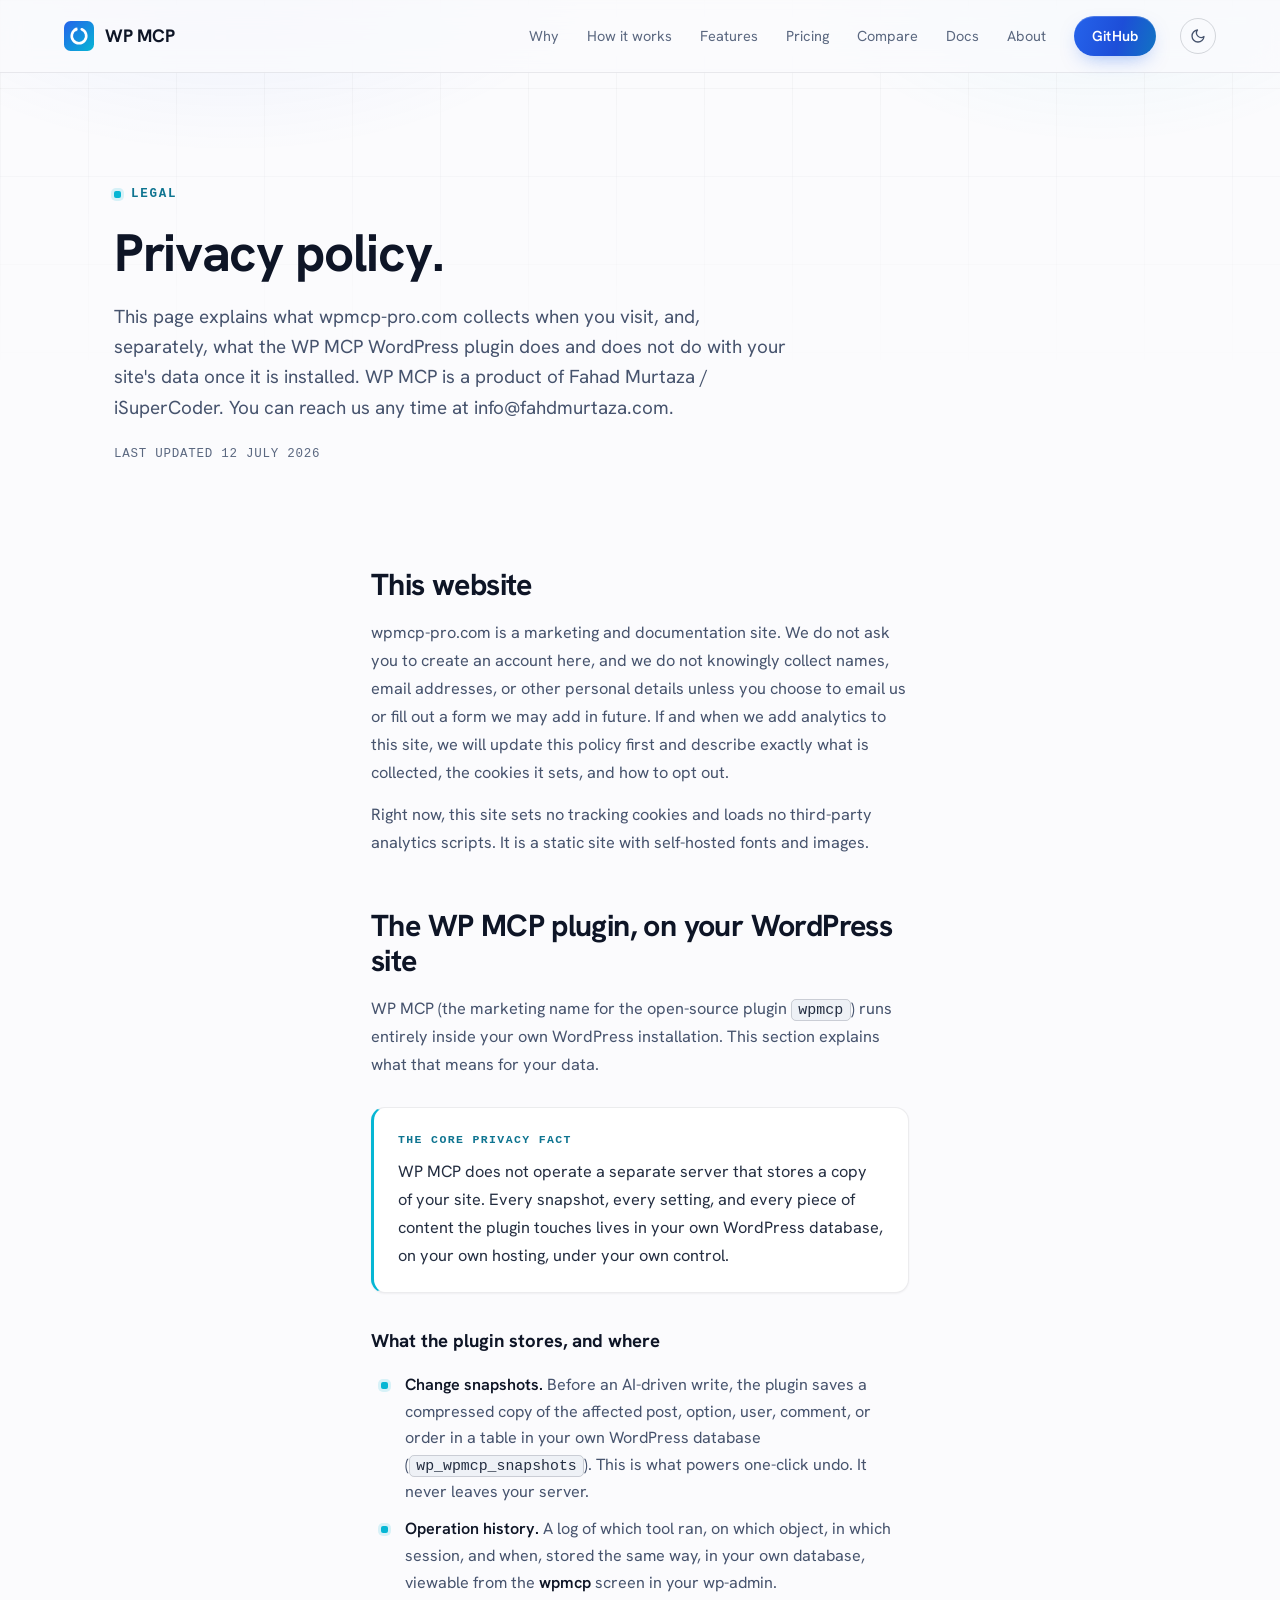
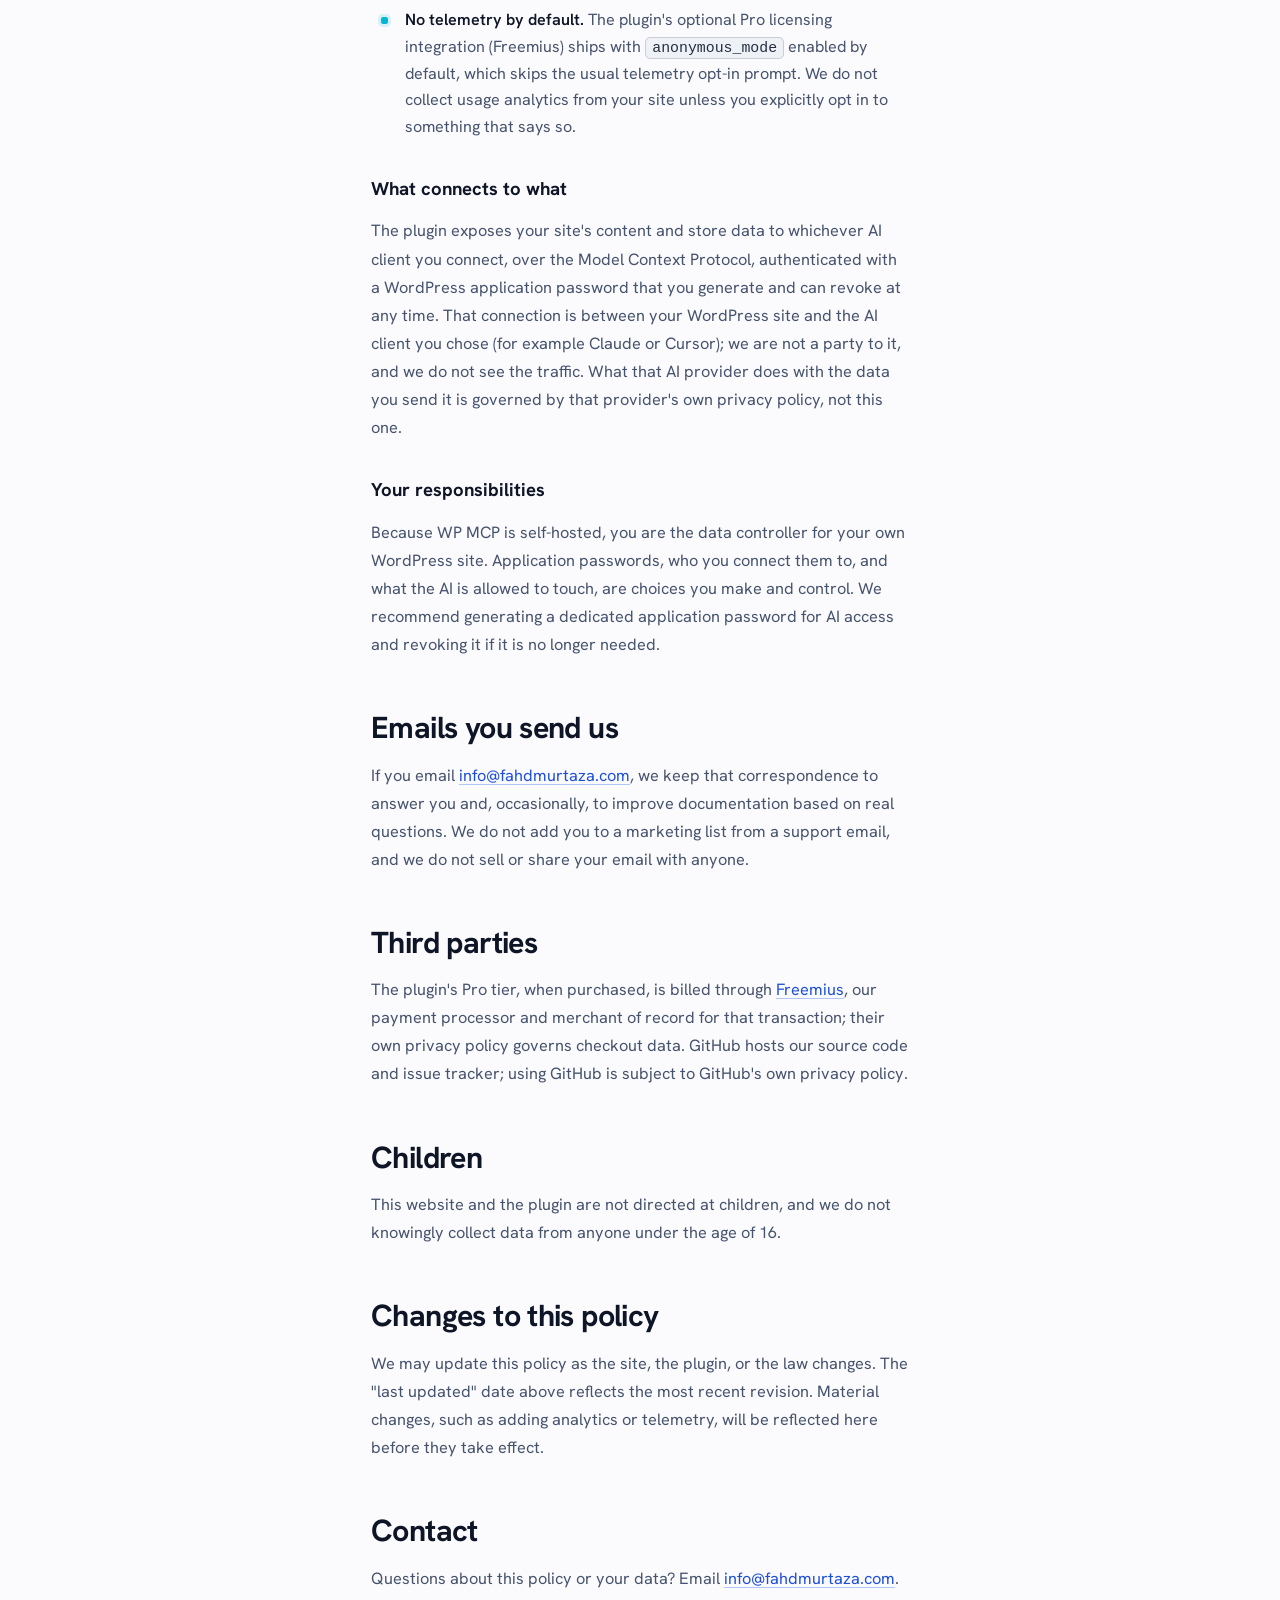
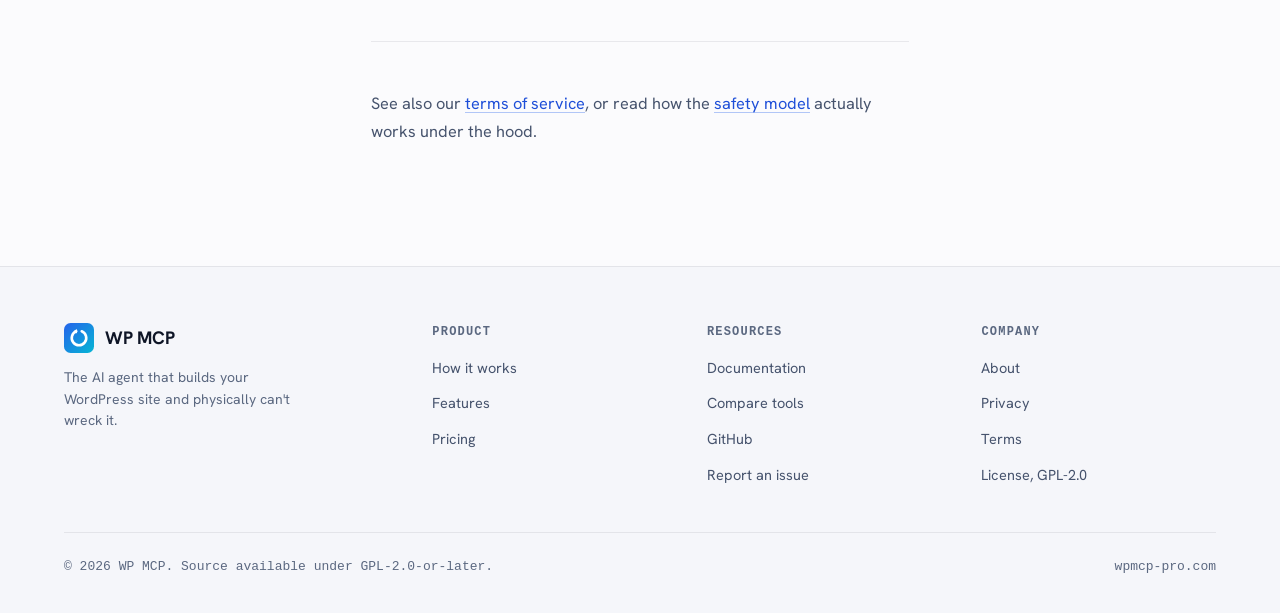
<file: privacy.html>
<!doctype html>
<html lang="en">
<head>
<meta charset="utf-8">
<meta name="viewport" content="width=device-width, initial-scale=1">
<meta name="author" content="Fahad Murtaza">

<!-- SEO -->
<title>Privacy Policy: WP MCP</title>
<meta name="description" content="How WP MCP (wpmcp-pro.com) and the wpmcp WordPress plugin handle data: what this website collects, what the plugin does and does not send off your server, and your choices.">
<meta name="keywords" content="WP MCP privacy policy, wpmcp privacy, WordPress AI plugin data, MCP WordPress privacy">
<link rel="canonical" href="https://wpmcp-pro.com/privacy.html">

<!-- Favicons -->
<link rel="icon" href="/favicon.svg" type="image/svg+xml">
<link rel="icon" type="image/png" sizes="32x32" href="/favicon-32.png">
<link rel="icon" href="/favicon.ico" sizes="any">
<link rel="apple-touch-icon" href="/apple-touch-icon.png">
<meta name="theme-color" content="#fbfbfd">
<script>
/* Pre-paint theme stamp: light is the default face, a stored choice wins. */
(function () {
  var t = "light";
  try { var s = localStorage.getItem("wpmcp-theme"); if (s === "dark" || s === "light") t = s; } catch (e) {}
  document.documentElement.setAttribute("data-theme", t);
  var m = document.querySelector('meta[name="theme-color"]');
  if (m) m.setAttribute("content", t === "dark" ? "#0c0f16" : "#fbfbfd");
})();
</script>

<!-- Open Graph -->
<meta property="og:type" content="website">
<meta property="og:url" content="https://wpmcp-pro.com/privacy.html">
<meta property="og:title" content="Privacy Policy: WP MCP">
<meta property="og:description" content="How WP MCP and the wpmcp WordPress plugin handle data: what this website collects, what the plugin does and does not send off your server, and your choices.">
<meta property="og:image" content="https://wpmcp-pro.com/og-image.png">
<meta property="og:image:secure_url" content="https://wpmcp-pro.com/og-image.png">
<meta property="og:image:width" content="1200">
<meta property="og:image:height" content="630">
<meta property="og:image:type" content="image/png">
<meta property="og:image:alt" content="WP MCP, the AI agent that builds your WordPress site and can undo anything it breaks">
<meta property="og:site_name" content="WP MCP">
<meta property="og:locale" content="en_US">

<!-- Twitter Card -->
<meta name="twitter:card" content="summary_large_image">
<meta name="twitter:title" content="Privacy Policy: WP MCP">
<meta name="twitter:description" content="What this website collects, what the plugin does and does not send off your server, and your choices.">
<meta name="twitter:image" content="https://wpmcp-pro.com/og-image.png">
<meta name="twitter:image:alt" content="WP MCP privacy policy">

<link rel="stylesheet" href="assets/css/fonts.css">
<link rel="stylesheet" href="assets/css/brand.css">
<link rel="stylesheet" href="assets/css/base.css">
<link rel="stylesheet" href="assets/css/site.css">
<link rel="stylesheet" href="assets/css/pages.css">
<link rel="stylesheet" href="assets/css/logo.css">
</head>
<body>
<a class="skip-link" href="#main">Skip to content</a>
<div class="atmosphere" aria-hidden="true"><div class="grid-overlay"></div></div>

<header class="site-header">
  <div class="site-header-inner">
    <a class="brand-mark logo-animated" href="index.html" aria-label="WP MCP home">
      <svg class="logo-mark" viewBox="0 0 256 256" fill="none" xmlns="http://www.w3.org/2000/svg" role="img" aria-hidden="true">
        <defs>
          <linearGradient id="hmarkP" x1="0" y1="0" x2="256" y2="256" gradientUnits="userSpaceOnUse">
            <stop offset="0" stop-color="#2563EB"/>
            <stop offset="1" stop-color="#06B6D4"/>
          </linearGradient>
        </defs>
        <rect width="256" height="256" rx="56" fill="url(#hmarkP)"/>
        <g class="logo-ring" stroke="#FFFFFF" stroke-width="22" stroke-linecap="round" fill="none">
          <path d="M151.2 70.5 A62 62 0 1 1 104.8 70.5"/>
        </g>
        <path class="logo-arrow" d="M80 70.5 L110 52 L110 89 Z" fill="#FFFFFF"/>
      </svg>
      <span data-brand-name>WP MCP</span>
    </a>

    <nav class="nav-links" aria-label="Primary">
      <a href="index.html#problem">Why</a>
      <a href="index.html#how-it-works">How it works</a>
      <a href="index.html#features">Features</a>
      <a href="index.html#pricing">Pricing</a>
      <a href="wp-mcp-vs-other-wordpress-mcp-tools.html">Compare</a>
      <a href="docs.html">Docs</a>
      <a href="about.html">About</a>
      <a class="btn btn-primary btn-sm" href="https://github.com/wpmcp/wpmcp" data-brand-github>GitHub</a>
    </nav>

    <div class="header-controls">
      <button class="theme-toggle" type="button" aria-label="Switch to dark theme">
        <svg class="icon-moon" viewBox="0 0 24 24" fill="none" stroke="currentColor" stroke-width="2" stroke-linecap="round" stroke-linejoin="round" aria-hidden="true"><path d="M21 12.8A9 9 0 1 1 11.2 3a7 7 0 0 0 9.8 9.8z"/></svg>
        <svg class="icon-sun" viewBox="0 0 24 24" fill="none" stroke="currentColor" stroke-width="2" stroke-linecap="round" stroke-linejoin="round" aria-hidden="true"><circle cx="12" cy="12" r="4"/><path d="M12 2v2M12 20v2M4.93 4.93l1.41 1.41M17.66 17.66l1.41 1.41M2 12h2M20 12h2M4.93 19.07l1.41-1.41M17.66 6.34l1.41-1.41"/></svg>
      </button>
      <button class="nav-toggle" aria-label="Toggle menu" aria-expanded="false">
        <svg viewBox="0 0 24 24" fill="none" stroke="currentColor" stroke-width="2" stroke-linecap="round" aria-hidden="true"><path d="M3 6h18M3 12h18M3 18h18"/></svg>
      </button>
    </div>
  </div>
</header>

<main id="main">
  <div class="page-hero">
    <span class="eyebrow">Legal</span>
    <h1>Privacy policy.</h1>
    <p class="lede">This page explains what wpmcp-pro.com collects when you visit, and, separately, what the WP MCP WordPress plugin does and does not do with your site's data once it is installed. WP MCP is a product of Fahad Murtaza / iSuperCoder. You can reach us any time at <a href="mailto:info@fahdmurtaza.com">info@fahdmurtaza.com</a>.</p>
    <p class="meta">Last updated 12 July 2026</p>
  </div>

  <div class="prose">
    <h2>This website</h2>
    <p>wpmcp-pro.com is a marketing and documentation site. We do not ask you to create an account here, and we do not knowingly collect names, email addresses, or other personal details unless you choose to email us or fill out a form we may add in future. If and when we add analytics to this site, we will update this policy first and describe exactly what is collected, the cookies it sets, and how to opt out.</p>
    <p>Right now, this site sets no tracking cookies and loads no third-party analytics scripts. It is a static site with self-hosted fonts and images.</p>

    <h2>The WP MCP plugin, on your WordPress site</h2>
    <p>WP MCP (the marketing name for the open-source plugin <code data-brand-plugin-slug>wpmcp</code>) runs entirely inside your own WordPress installation. This section explains what that means for your data.</p>

    <div class="callout">
      <p class="callout-label">The core privacy fact</p>
      <p>WP MCP does not operate a separate server that stores a copy of your site. Every snapshot, every setting, and every piece of content the plugin touches lives in your own WordPress database, on your own hosting, under your own control.</p>
    </div>

    <h3>What the plugin stores, and where</h3>
    <ul class="bullets">
      <li><strong>Change snapshots.</strong> Before an AI-driven write, the plugin saves a compressed copy of the affected post, option, user, comment, or order in a table in your own WordPress database (<code>wp_wpmcp_snapshots</code>). This is what powers one-click undo. It never leaves your server.</li>
      <li><strong>Operation history.</strong> A log of which tool ran, on which object, in which session, and when, stored the same way, in your own database, viewable from the <strong>wpmcp</strong> screen in your wp-admin.</li>
      <li><strong>No telemetry by default.</strong> The plugin's optional Pro licensing integration (Freemius) ships with <code>anonymous_mode</code> enabled by default, which skips the usual telemetry opt-in prompt. We do not collect usage analytics from your site unless you explicitly opt in to something that says so.</li>
    </ul>

    <h3>What connects to what</h3>
    <p>The plugin exposes your site's content and store data to whichever AI client you connect, over the Model Context Protocol, authenticated with a WordPress application password that you generate and can revoke at any time. That connection is between your WordPress site and the AI client you chose (for example Claude or Cursor); we are not a party to it, and we do not see the traffic. What that AI provider does with the data you send it is governed by that provider's own privacy policy, not this one.</p>

    <h3>Your responsibilities</h3>
    <p>Because WP MCP is self-hosted, you are the data controller for your own WordPress site. Application passwords, who you connect them to, and what the AI is allowed to touch, are choices you make and control. We recommend generating a dedicated application password for AI access and revoking it if it is no longer needed.</p>

    <h2>Emails you send us</h2>
    <p>If you email <a href="mailto:info@fahdmurtaza.com">info@fahdmurtaza.com</a>, we keep that correspondence to answer you and, occasionally, to improve documentation based on real questions. We do not add you to a marketing list from a support email, and we do not sell or share your email with anyone.</p>

    <h2>Third parties</h2>
    <p>The plugin's Pro tier, when purchased, is billed through <a href="https://freemius.com" target="_blank" rel="noopener">Freemius</a>, our payment processor and merchant of record for that transaction; their own privacy policy governs checkout data. GitHub hosts our source code and issue tracker; using GitHub is subject to GitHub's own privacy policy.</p>

    <h2>Children</h2>
    <p>This website and the plugin are not directed at children, and we do not knowingly collect data from anyone under the age of 16.</p>

    <h2>Changes to this policy</h2>
    <p>We may update this policy as the site, the plugin, or the law changes. The "last updated" date above reflects the most recent revision. Material changes, such as adding analytics or telemetry, will be reflected here before they take effect.</p>

    <h2>Contact</h2>
    <p>Questions about this policy or your data? Email <a href="mailto:info@fahdmurtaza.com">info@fahdmurtaza.com</a>.</p>

    <hr>
    <p>See also our <a href="terms.html">terms of service</a>, or read how the <a href="docs.html">safety model</a> actually works under the hood.</p>
  </div>
</main>

<footer class="site-footer">
  <div class="footer-grid">
    <div class="footer-brand">
      <a class="brand-mark logo-animated logo-static-in" href="index.html">
        <svg class="logo-mark" viewBox="0 0 256 256" fill="none" xmlns="http://www.w3.org/2000/svg" aria-hidden="true">
          <defs>
            <linearGradient id="fmarkP" x1="0" y1="0" x2="256" y2="256" gradientUnits="userSpaceOnUse">
              <stop offset="0" stop-color="#2563EB"/>
              <stop offset="1" stop-color="#06B6D4"/>
            </linearGradient>
          </defs>
          <rect width="256" height="256" rx="56" fill="url(#fmarkP)"/>
          <g class="logo-ring" stroke="#FFFFFF" stroke-width="22" stroke-linecap="round" fill="none">
            <path d="M151.2 70.5 A62 62 0 1 1 104.8 70.5"/>
          </g>
          <path class="logo-arrow" d="M80 70.5 L110 52 L110 89 Z" fill="#FFFFFF"/>
        </svg>
        <span data-brand-name>WP MCP</span>
      </a>
      <p>The AI agent that builds your WordPress site and physically can't wreck it.</p>
    </div>
    <div class="footer-col">
      <h4>Product</h4>
      <ul>
        <li><a href="index.html#how-it-works">How it works</a></li>
        <li><a href="index.html#features">Features</a></li>
        <li><a href="index.html#pricing">Pricing</a></li>
      </ul>
    </div>
    <div class="footer-col">
      <h4>Resources</h4>
      <ul>
        <li><a href="docs.html">Documentation</a></li>
        <li><a href="wp-mcp-vs-other-wordpress-mcp-tools.html">Compare tools</a></li>
        <li><a href="https://github.com/wpmcp/wpmcp" data-brand-github>GitHub</a></li>
        <li><a href="https://github.com/wpmcp/wpmcp" data-brand-github>Report an issue</a></li>
      </ul>
    </div>
    <div class="footer-col">
      <h4>Company</h4>
      <ul>
        <li><a href="about.html">About</a></li>
        <li><a href="privacy.html" aria-current="page">Privacy</a></li>
        <li><a href="terms.html">Terms</a></li>
        <li><a href="https://github.com/wpmcp/wpmcp/blob/main/LICENSE">License, GPL-2.0</a></li>
      </ul>
    </div>
  </div>
  <div class="footer-bottom">
    <span>&copy; <span data-year>2026</span> <span data-brand-name>WP MCP</span>. Source available under GPL-2.0-or-later.</span>
    <span data-brand-domain>wpmcp-pro.com</span>
  </div>
</footer>

<script src="assets/js/brand.js"></script>
<script src="assets/js/main.js"></script>
</body>
</html>
</file>
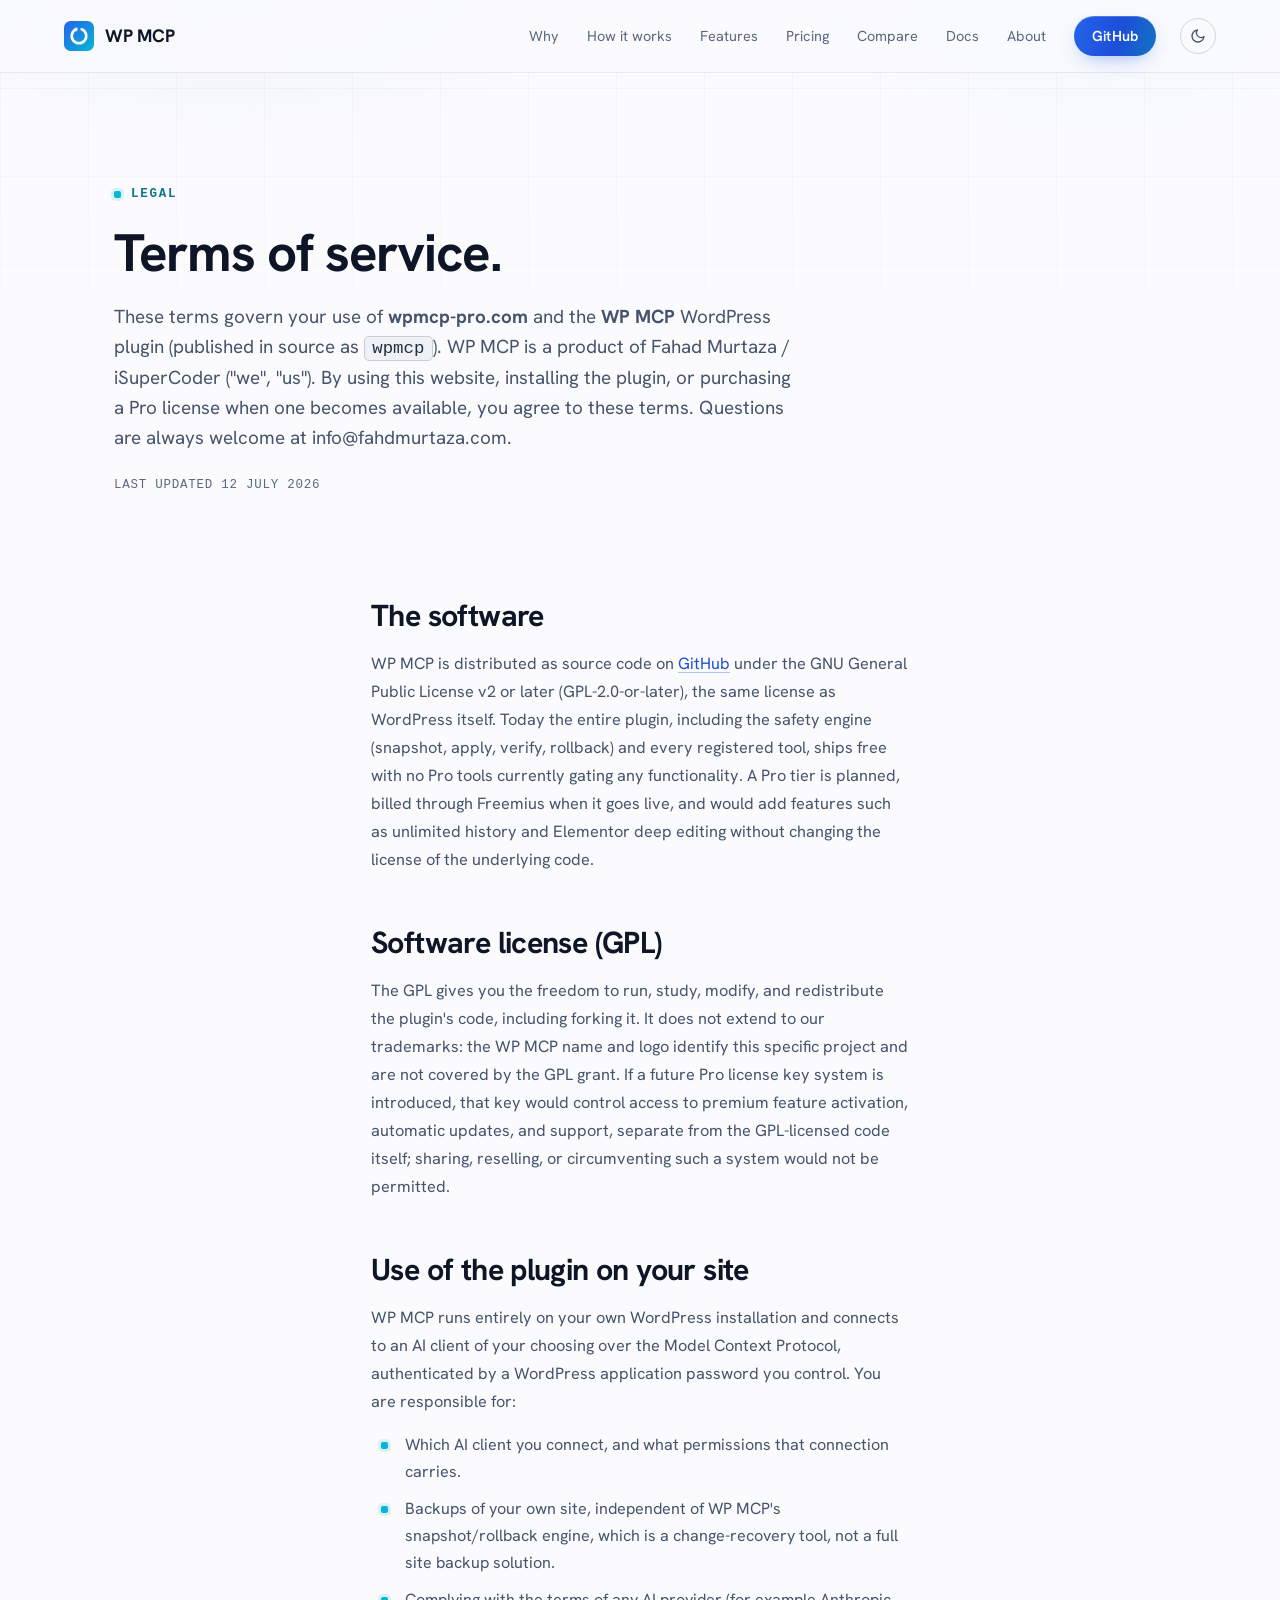
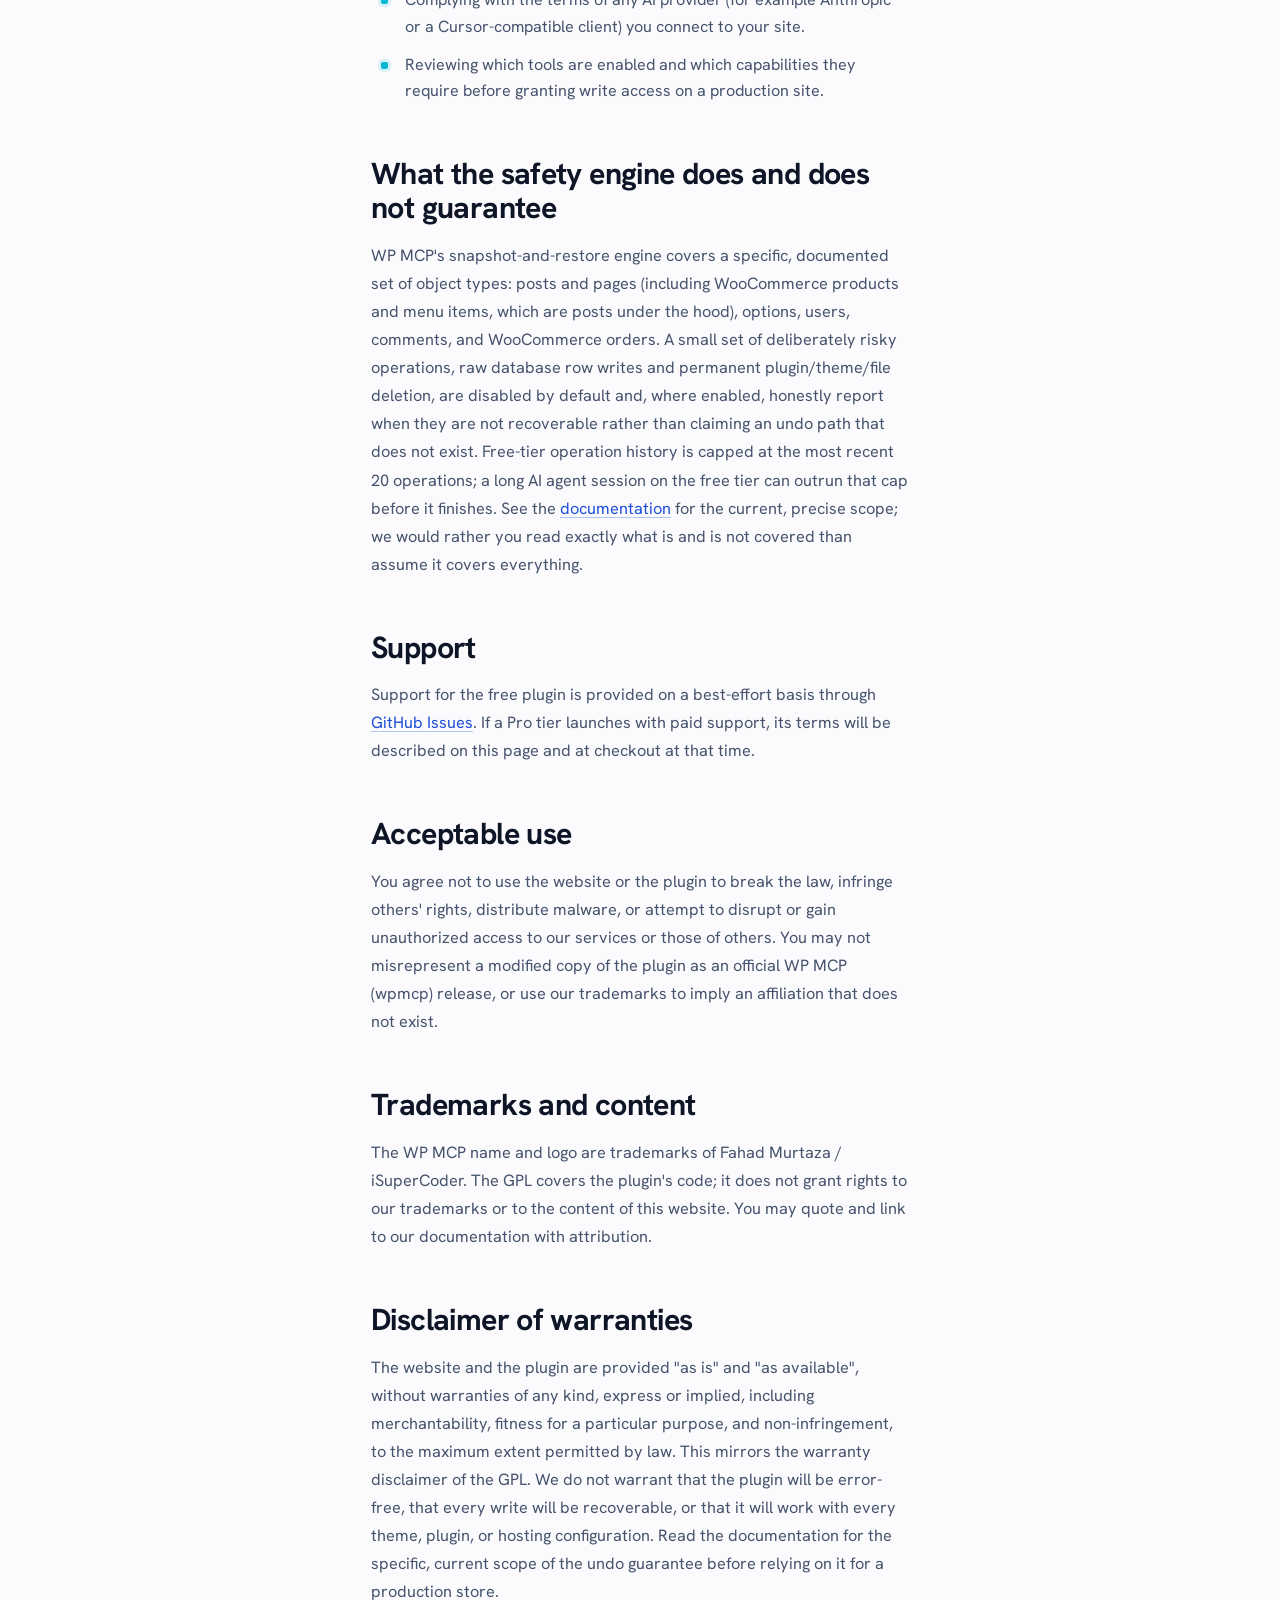
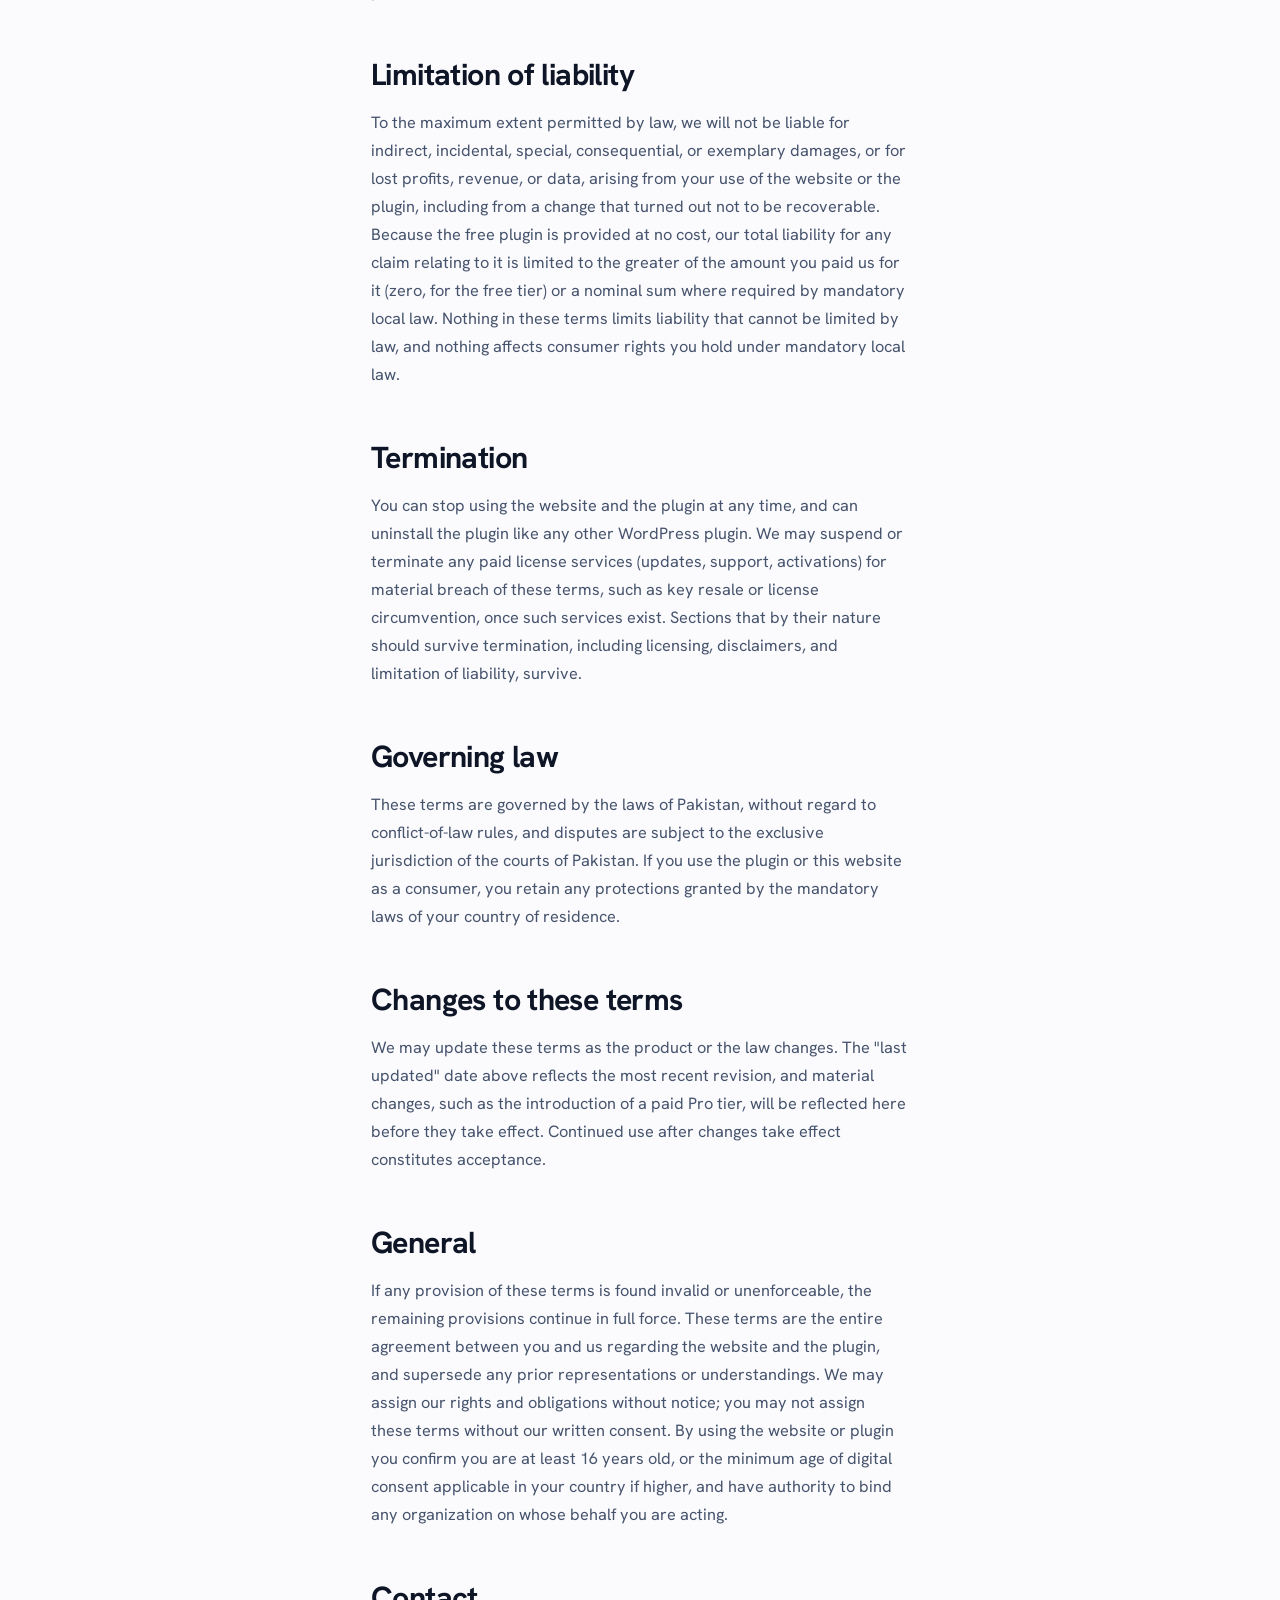
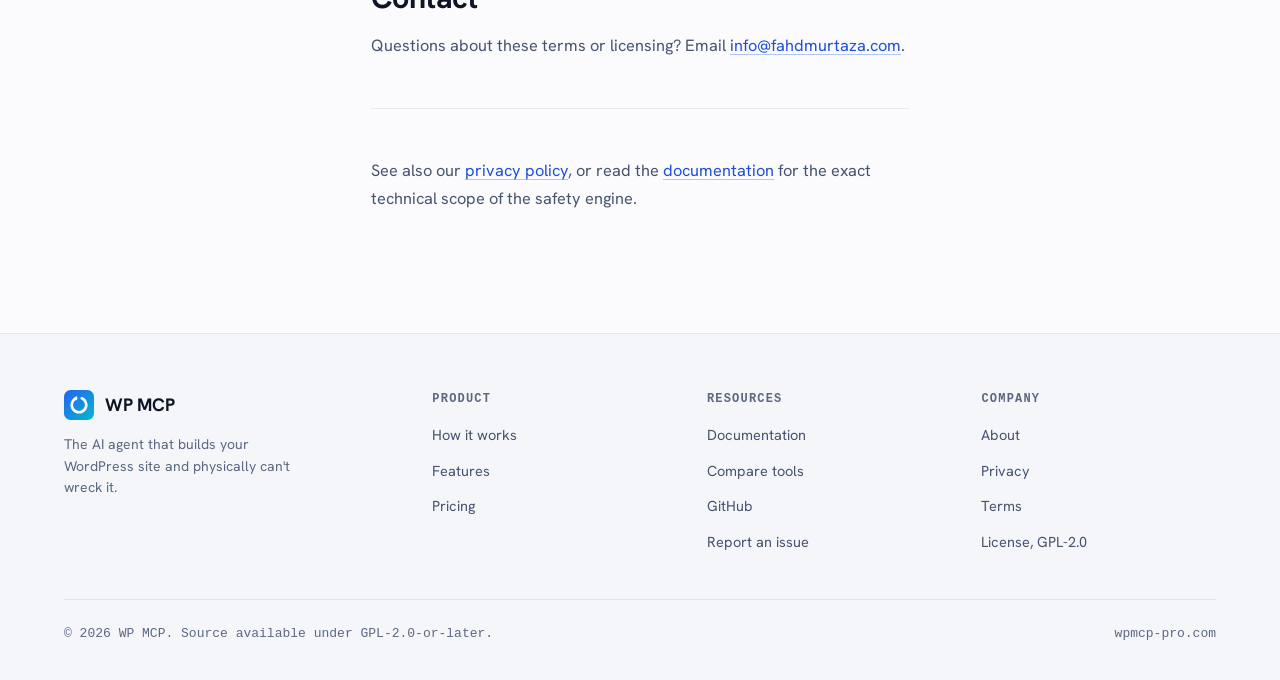
<file: terms.html>
<!doctype html>
<html lang="en">
<head>
<meta charset="utf-8">
<meta name="viewport" content="width=device-width, initial-scale=1">
<meta name="author" content="Fahad Murtaza">

<!-- SEO -->
<title>Terms of Service: WP MCP</title>
<meta name="description" content="The terms that govern your use of wpmcp-pro.com and the WP MCP (wpmcp) WordPress plugin: licensing, the free and Pro split, support, and acceptable use.">
<meta name="keywords" content="WP MCP terms of service, wpmcp license, GPL WordPress plugin terms, MCP WordPress terms">
<link rel="canonical" href="https://wpmcp-pro.com/terms.html">

<!-- Favicons -->
<link rel="icon" href="/favicon.svg" type="image/svg+xml">
<link rel="icon" type="image/png" sizes="32x32" href="/favicon-32.png">
<link rel="icon" href="/favicon.ico" sizes="any">
<link rel="apple-touch-icon" href="/apple-touch-icon.png">
<meta name="theme-color" content="#fbfbfd">
<script>
/* Pre-paint theme stamp: light is the default face, a stored choice wins. */
(function () {
  var t = "light";
  try { var s = localStorage.getItem("wpmcp-theme"); if (s === "dark" || s === "light") t = s; } catch (e) {}
  document.documentElement.setAttribute("data-theme", t);
  var m = document.querySelector('meta[name="theme-color"]');
  if (m) m.setAttribute("content", t === "dark" ? "#0c0f16" : "#fbfbfd");
})();
</script>

<!-- Open Graph -->
<meta property="og:type" content="website">
<meta property="og:url" content="https://wpmcp-pro.com/terms.html">
<meta property="og:title" content="Terms of Service: WP MCP">
<meta property="og:description" content="The terms that govern your use of wpmcp-pro.com and the WP MCP (wpmcp) WordPress plugin: licensing, the free and Pro split, support, and acceptable use.">
<meta property="og:image" content="https://wpmcp-pro.com/og-image.png">
<meta property="og:image:secure_url" content="https://wpmcp-pro.com/og-image.png">
<meta property="og:image:width" content="1200">
<meta property="og:image:height" content="630">
<meta property="og:image:type" content="image/png">
<meta property="og:image:alt" content="WP MCP, the AI agent that builds your WordPress site and can undo anything it breaks">
<meta property="og:site_name" content="WP MCP">
<meta property="og:locale" content="en_US">

<!-- Twitter Card -->
<meta name="twitter:card" content="summary_large_image">
<meta name="twitter:title" content="Terms of Service: WP MCP">
<meta name="twitter:description" content="Licensing, the free and Pro split, support, and acceptable use for wpmcp-pro.com and the WP MCP plugin.">
<meta name="twitter:image" content="https://wpmcp-pro.com/og-image.png">
<meta name="twitter:image:alt" content="WP MCP terms of service">

<link rel="stylesheet" href="assets/css/fonts.css">
<link rel="stylesheet" href="assets/css/brand.css">
<link rel="stylesheet" href="assets/css/base.css">
<link rel="stylesheet" href="assets/css/site.css">
<link rel="stylesheet" href="assets/css/pages.css">
<link rel="stylesheet" href="assets/css/logo.css">
</head>
<body>
<a class="skip-link" href="#main">Skip to content</a>
<div class="atmosphere" aria-hidden="true"><div class="grid-overlay"></div></div>

<header class="site-header">
  <div class="site-header-inner">
    <a class="brand-mark logo-animated" href="index.html" aria-label="WP MCP home">
      <svg class="logo-mark" viewBox="0 0 256 256" fill="none" xmlns="http://www.w3.org/2000/svg" role="img" aria-hidden="true">
        <defs>
          <linearGradient id="hmarkT" x1="0" y1="0" x2="256" y2="256" gradientUnits="userSpaceOnUse">
            <stop offset="0" stop-color="#2563EB"/>
            <stop offset="1" stop-color="#06B6D4"/>
          </linearGradient>
        </defs>
        <rect width="256" height="256" rx="56" fill="url(#hmarkT)"/>
        <g class="logo-ring" stroke="#FFFFFF" stroke-width="22" stroke-linecap="round" fill="none">
          <path d="M151.2 70.5 A62 62 0 1 1 104.8 70.5"/>
        </g>
        <path class="logo-arrow" d="M80 70.5 L110 52 L110 89 Z" fill="#FFFFFF"/>
      </svg>
      <span data-brand-name>WP MCP</span>
    </a>

    <nav class="nav-links" aria-label="Primary">
      <a href="index.html#problem">Why</a>
      <a href="index.html#how-it-works">How it works</a>
      <a href="index.html#features">Features</a>
      <a href="index.html#pricing">Pricing</a>
      <a href="wp-mcp-vs-other-wordpress-mcp-tools.html">Compare</a>
      <a href="docs.html">Docs</a>
      <a href="about.html">About</a>
      <a class="btn btn-primary btn-sm" href="https://github.com/wpmcp/wpmcp" data-brand-github>GitHub</a>
    </nav>

    <div class="header-controls">
      <button class="theme-toggle" type="button" aria-label="Switch to dark theme">
        <svg class="icon-moon" viewBox="0 0 24 24" fill="none" stroke="currentColor" stroke-width="2" stroke-linecap="round" stroke-linejoin="round" aria-hidden="true"><path d="M21 12.8A9 9 0 1 1 11.2 3a7 7 0 0 0 9.8 9.8z"/></svg>
        <svg class="icon-sun" viewBox="0 0 24 24" fill="none" stroke="currentColor" stroke-width="2" stroke-linecap="round" stroke-linejoin="round" aria-hidden="true"><circle cx="12" cy="12" r="4"/><path d="M12 2v2M12 20v2M4.93 4.93l1.41 1.41M17.66 17.66l1.41 1.41M2 12h2M20 12h2M4.93 19.07l1.41-1.41M17.66 6.34l1.41-1.41"/></svg>
      </button>
      <button class="nav-toggle" aria-label="Toggle menu" aria-expanded="false">
        <svg viewBox="0 0 24 24" fill="none" stroke="currentColor" stroke-width="2" stroke-linecap="round" aria-hidden="true"><path d="M3 6h18M3 12h18M3 18h18"/></svg>
      </button>
    </div>
  </div>
</header>

<main id="main">
  <div class="page-hero">
    <span class="eyebrow">Legal</span>
    <h1>Terms of service.</h1>
    <p class="lede">These terms govern your use of <strong>wpmcp-pro.com</strong> and the <strong>WP MCP</strong> WordPress plugin (published in source as <code data-brand-plugin-slug>wpmcp</code>). WP MCP is a product of Fahad Murtaza / iSuperCoder ("we", "us"). By using this website, installing the plugin, or purchasing a Pro license when one becomes available, you agree to these terms. Questions are always welcome at <a href="mailto:info@fahdmurtaza.com">info@fahdmurtaza.com</a>.</p>
    <p class="meta">Last updated 12 July 2026</p>
  </div>

  <div class="prose">
    <h2>The software</h2>
    <p>WP MCP is distributed as source code on <a href="https://github.com/wpmcp/wpmcp" data-brand-github>GitHub</a> under the GNU General Public License v2 or later (GPL-2.0-or-later), the same license as WordPress itself. Today the entire plugin, including the safety engine (snapshot, apply, verify, rollback) and every registered tool, ships free with no Pro tools currently gating any functionality. A Pro tier is planned, billed through Freemius when it goes live, and would add features such as unlimited history and Elementor deep editing without changing the license of the underlying code.</p>

    <h2>Software license (GPL)</h2>
    <p>The GPL gives you the freedom to run, study, modify, and redistribute the plugin's code, including forking it. It does not extend to our trademarks: the WP MCP name and logo identify this specific project and are not covered by the GPL grant. If a future Pro license key system is introduced, that key would control access to premium feature activation, automatic updates, and support, separate from the GPL-licensed code itself; sharing, reselling, or circumventing such a system would not be permitted.</p>

    <h2>Use of the plugin on your site</h2>
    <p>WP MCP runs entirely on your own WordPress installation and connects to an AI client of your choosing over the Model Context Protocol, authenticated by a WordPress application password you control. You are responsible for:</p>
    <ul class="bullets">
      <li>Which AI client you connect, and what permissions that connection carries.</li>
      <li>Backups of your own site, independent of WP MCP's snapshot/rollback engine, which is a change-recovery tool, not a full site backup solution.</li>
      <li>Complying with the terms of any AI provider (for example Anthropic or a Cursor-compatible client) you connect to your site.</li>
      <li>Reviewing which tools are enabled and which capabilities they require before granting write access on a production site.</li>
    </ul>

    <h2>What the safety engine does and does not guarantee</h2>
    <p>WP MCP's snapshot-and-restore engine covers a specific, documented set of object types: posts and pages (including WooCommerce products and menu items, which are posts under the hood), options, users, comments, and WooCommerce orders. A small set of deliberately risky operations, raw database row writes and permanent plugin/theme/file deletion, are disabled by default and, where enabled, honestly report when they are not recoverable rather than claiming an undo path that does not exist. Free-tier operation history is capped at the most recent 20 operations; a long AI agent session on the free tier can outrun that cap before it finishes. See the <a href="docs.html">documentation</a> for the current, precise scope; we would rather you read exactly what is and is not covered than assume it covers everything.</p>

    <h2>Support</h2>
    <p>Support for the free plugin is provided on a best-effort basis through <a href="https://github.com/wpmcp/wpmcp/issues">GitHub Issues</a>. If a Pro tier launches with paid support, its terms will be described on this page and at checkout at that time.</p>

    <h2>Acceptable use</h2>
    <p>You agree not to use the website or the plugin to break the law, infringe others' rights, distribute malware, or attempt to disrupt or gain unauthorized access to our services or those of others. You may not misrepresent a modified copy of the plugin as an official WP MCP (wpmcp) release, or use our trademarks to imply an affiliation that does not exist.</p>

    <h2>Trademarks and content</h2>
    <p>The WP MCP name and logo are trademarks of Fahad Murtaza / iSuperCoder. The GPL covers the plugin's code; it does not grant rights to our trademarks or to the content of this website. You may quote and link to our documentation with attribution.</p>

    <h2>Disclaimer of warranties</h2>
    <p>The website and the plugin are provided "as is" and "as available", without warranties of any kind, express or implied, including merchantability, fitness for a particular purpose, and non-infringement, to the maximum extent permitted by law. This mirrors the warranty disclaimer of the GPL. We do not warrant that the plugin will be error-free, that every write will be recoverable, or that it will work with every theme, plugin, or hosting configuration. Read the documentation for the specific, current scope of the undo guarantee before relying on it for a production store.</p>

    <h2>Limitation of liability</h2>
    <p>To the maximum extent permitted by law, we will not be liable for indirect, incidental, special, consequential, or exemplary damages, or for lost profits, revenue, or data, arising from your use of the website or the plugin, including from a change that turned out not to be recoverable. Because the free plugin is provided at no cost, our total liability for any claim relating to it is limited to the greater of the amount you paid us for it (zero, for the free tier) or a nominal sum where required by mandatory local law. Nothing in these terms limits liability that cannot be limited by law, and nothing affects consumer rights you hold under mandatory local law.</p>

    <h2>Termination</h2>
    <p>You can stop using the website and the plugin at any time, and can uninstall the plugin like any other WordPress plugin. We may suspend or terminate any paid license services (updates, support, activations) for material breach of these terms, such as key resale or license circumvention, once such services exist. Sections that by their nature should survive termination, including licensing, disclaimers, and limitation of liability, survive.</p>

    <h2>Governing law</h2>
    <p>These terms are governed by the laws of Pakistan, without regard to conflict-of-law rules, and disputes are subject to the exclusive jurisdiction of the courts of Pakistan. If you use the plugin or this website as a consumer, you retain any protections granted by the mandatory laws of your country of residence.</p>

    <h2>Changes to these terms</h2>
    <p>We may update these terms as the product or the law changes. The "last updated" date above reflects the most recent revision, and material changes, such as the introduction of a paid Pro tier, will be reflected here before they take effect. Continued use after changes take effect constitutes acceptance.</p>

    <h2>General</h2>
    <p>If any provision of these terms is found invalid or unenforceable, the remaining provisions continue in full force. These terms are the entire agreement between you and us regarding the website and the plugin, and supersede any prior representations or understandings. We may assign our rights and obligations without notice; you may not assign these terms without our written consent. By using the website or plugin you confirm you are at least 16 years old, or the minimum age of digital consent applicable in your country if higher, and have authority to bind any organization on whose behalf you are acting.</p>

    <h2>Contact</h2>
    <p>Questions about these terms or licensing? Email <a href="mailto:info@fahdmurtaza.com">info@fahdmurtaza.com</a>.</p>

    <hr>
    <p>See also our <a href="privacy.html">privacy policy</a>, or read the <a href="docs.html">documentation</a> for the exact technical scope of the safety engine.</p>
  </div>
</main>

<footer class="site-footer">
  <div class="footer-grid">
    <div class="footer-brand">
      <a class="brand-mark logo-animated logo-static-in" href="index.html">
        <svg class="logo-mark" viewBox="0 0 256 256" fill="none" xmlns="http://www.w3.org/2000/svg" aria-hidden="true">
          <defs>
            <linearGradient id="fmarkT" x1="0" y1="0" x2="256" y2="256" gradientUnits="userSpaceOnUse">
              <stop offset="0" stop-color="#2563EB"/>
              <stop offset="1" stop-color="#06B6D4"/>
            </linearGradient>
          </defs>
          <rect width="256" height="256" rx="56" fill="url(#fmarkT)"/>
          <g class="logo-ring" stroke="#FFFFFF" stroke-width="22" stroke-linecap="round" fill="none">
            <path d="M151.2 70.5 A62 62 0 1 1 104.8 70.5"/>
          </g>
          <path class="logo-arrow" d="M80 70.5 L110 52 L110 89 Z" fill="#FFFFFF"/>
        </svg>
        <span data-brand-name>WP MCP</span>
      </a>
      <p>The AI agent that builds your WordPress site and physically can't wreck it.</p>
    </div>
    <div class="footer-col">
      <h4>Product</h4>
      <ul>
        <li><a href="index.html#how-it-works">How it works</a></li>
        <li><a href="index.html#features">Features</a></li>
        <li><a href="index.html#pricing">Pricing</a></li>
      </ul>
    </div>
    <div class="footer-col">
      <h4>Resources</h4>
      <ul>
        <li><a href="docs.html">Documentation</a></li>
        <li><a href="wp-mcp-vs-other-wordpress-mcp-tools.html">Compare tools</a></li>
        <li><a href="https://github.com/wpmcp/wpmcp" data-brand-github>GitHub</a></li>
        <li><a href="https://github.com/wpmcp/wpmcp" data-brand-github>Report an issue</a></li>
      </ul>
    </div>
    <div class="footer-col">
      <h4>Company</h4>
      <ul>
        <li><a href="about.html">About</a></li>
        <li><a href="privacy.html">Privacy</a></li>
        <li><a href="terms.html" aria-current="page">Terms</a></li>
        <li><a href="https://github.com/wpmcp/wpmcp/blob/main/LICENSE">License, GPL-2.0</a></li>
      </ul>
    </div>
  </div>
  <div class="footer-bottom">
    <span>&copy; <span data-year>2026</span> <span data-brand-name>WP MCP</span>. Source available under GPL-2.0-or-later.</span>
    <span data-brand-domain>wpmcp-pro.com</span>
  </div>
</footer>

<script src="assets/js/brand.js"></script>
<script src="assets/js/main.js"></script>
</body>
</html>
</file>
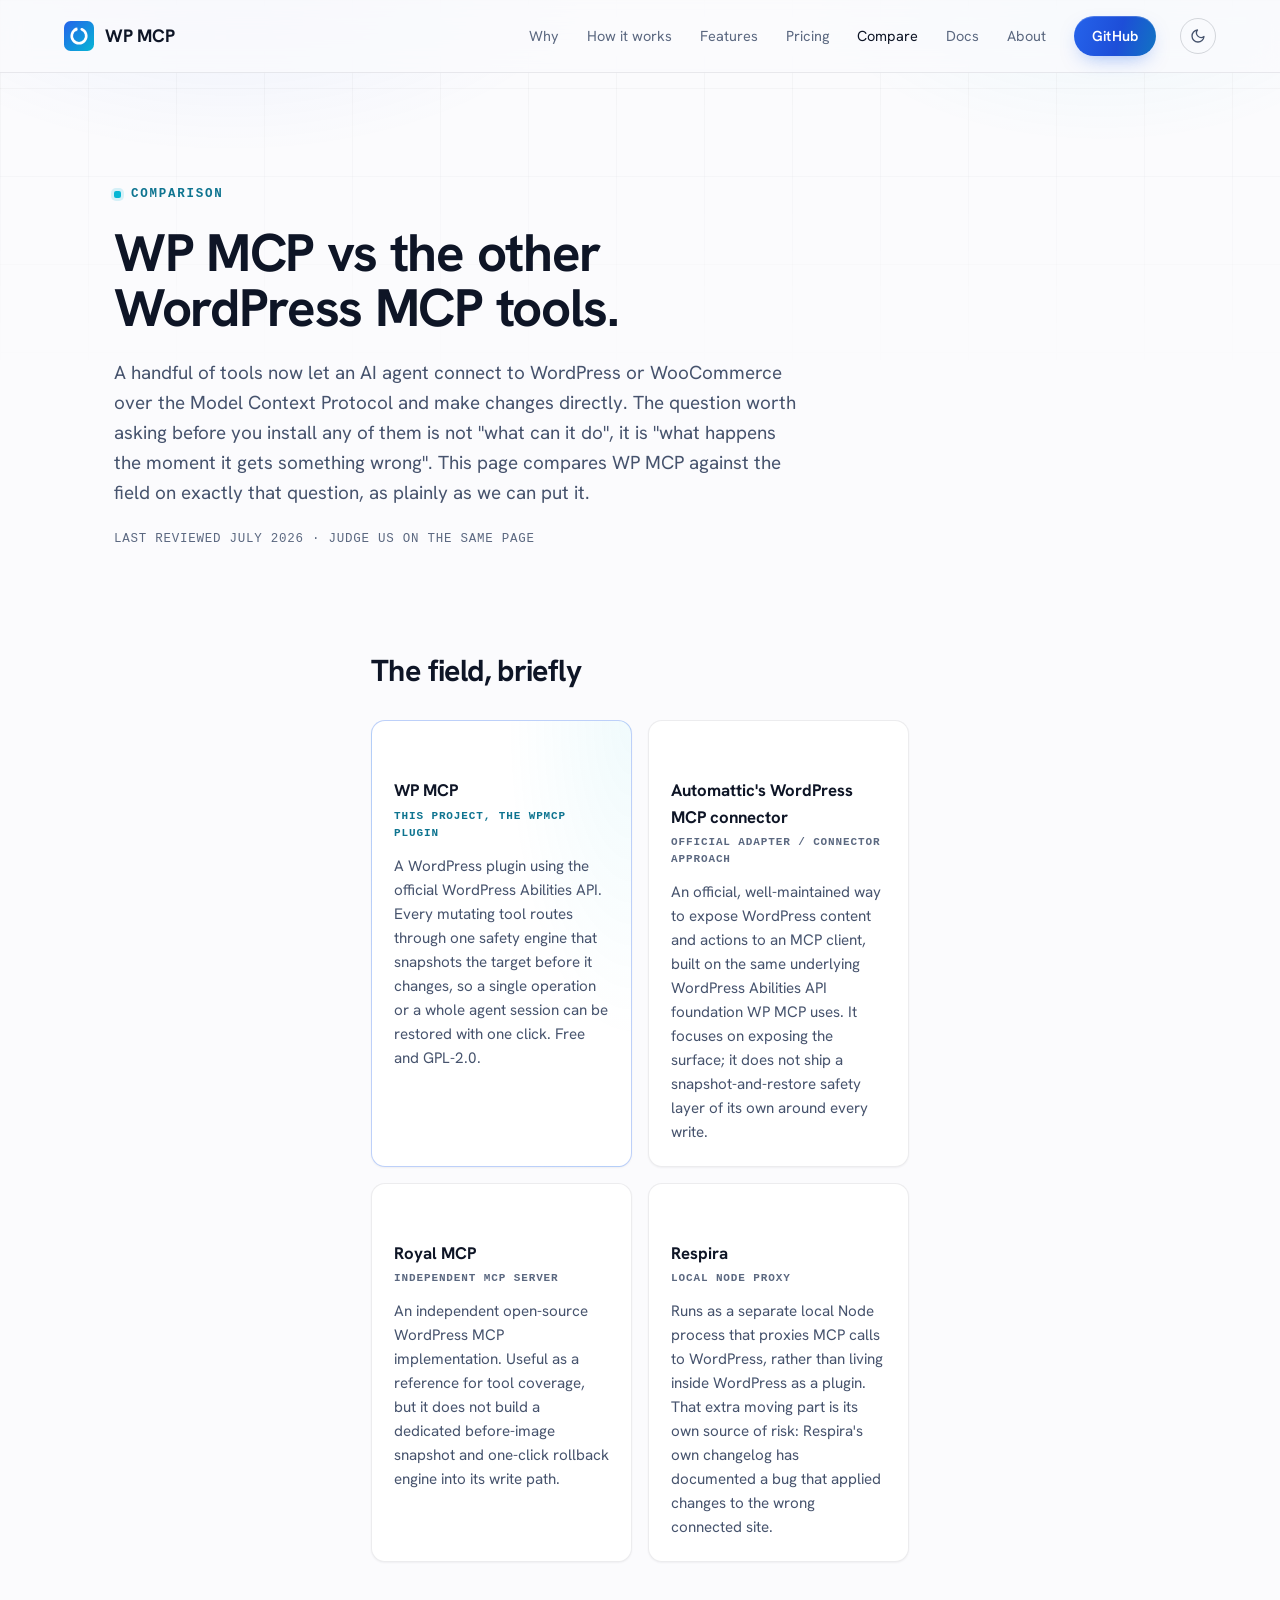
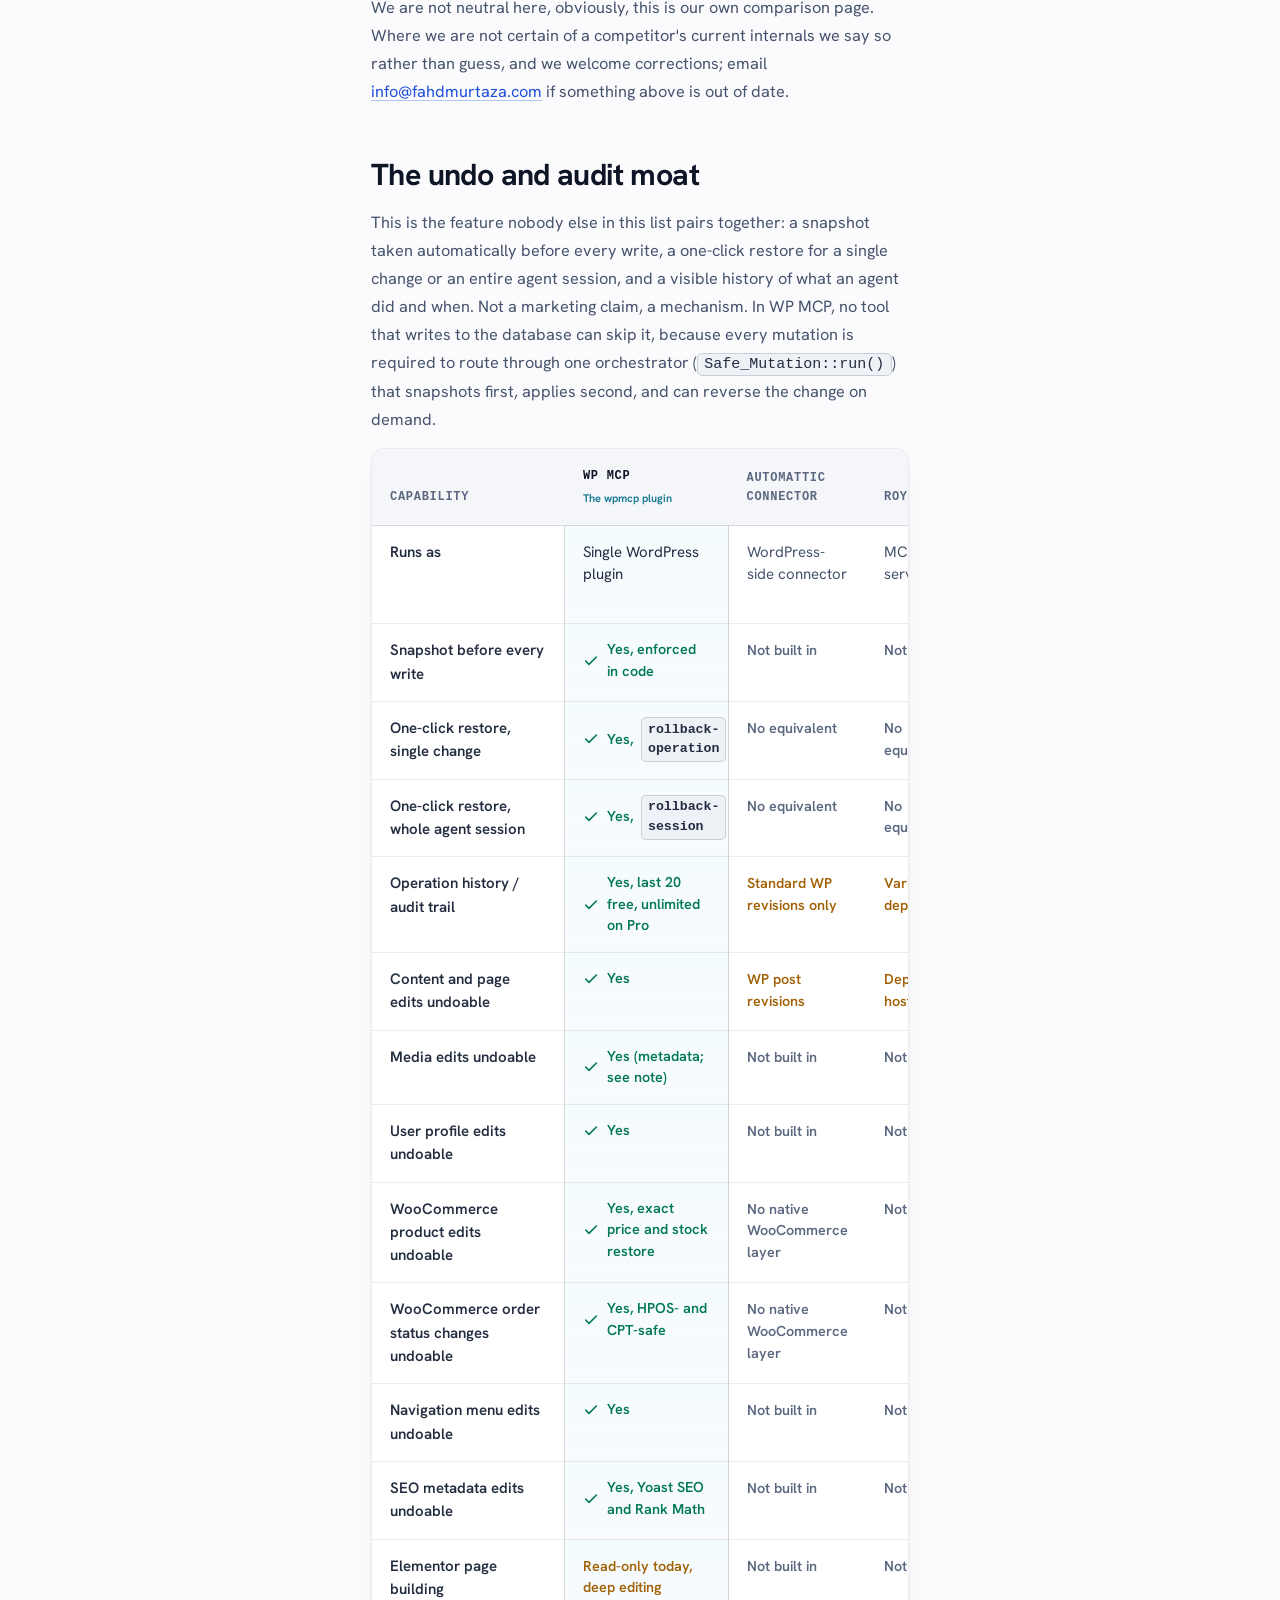
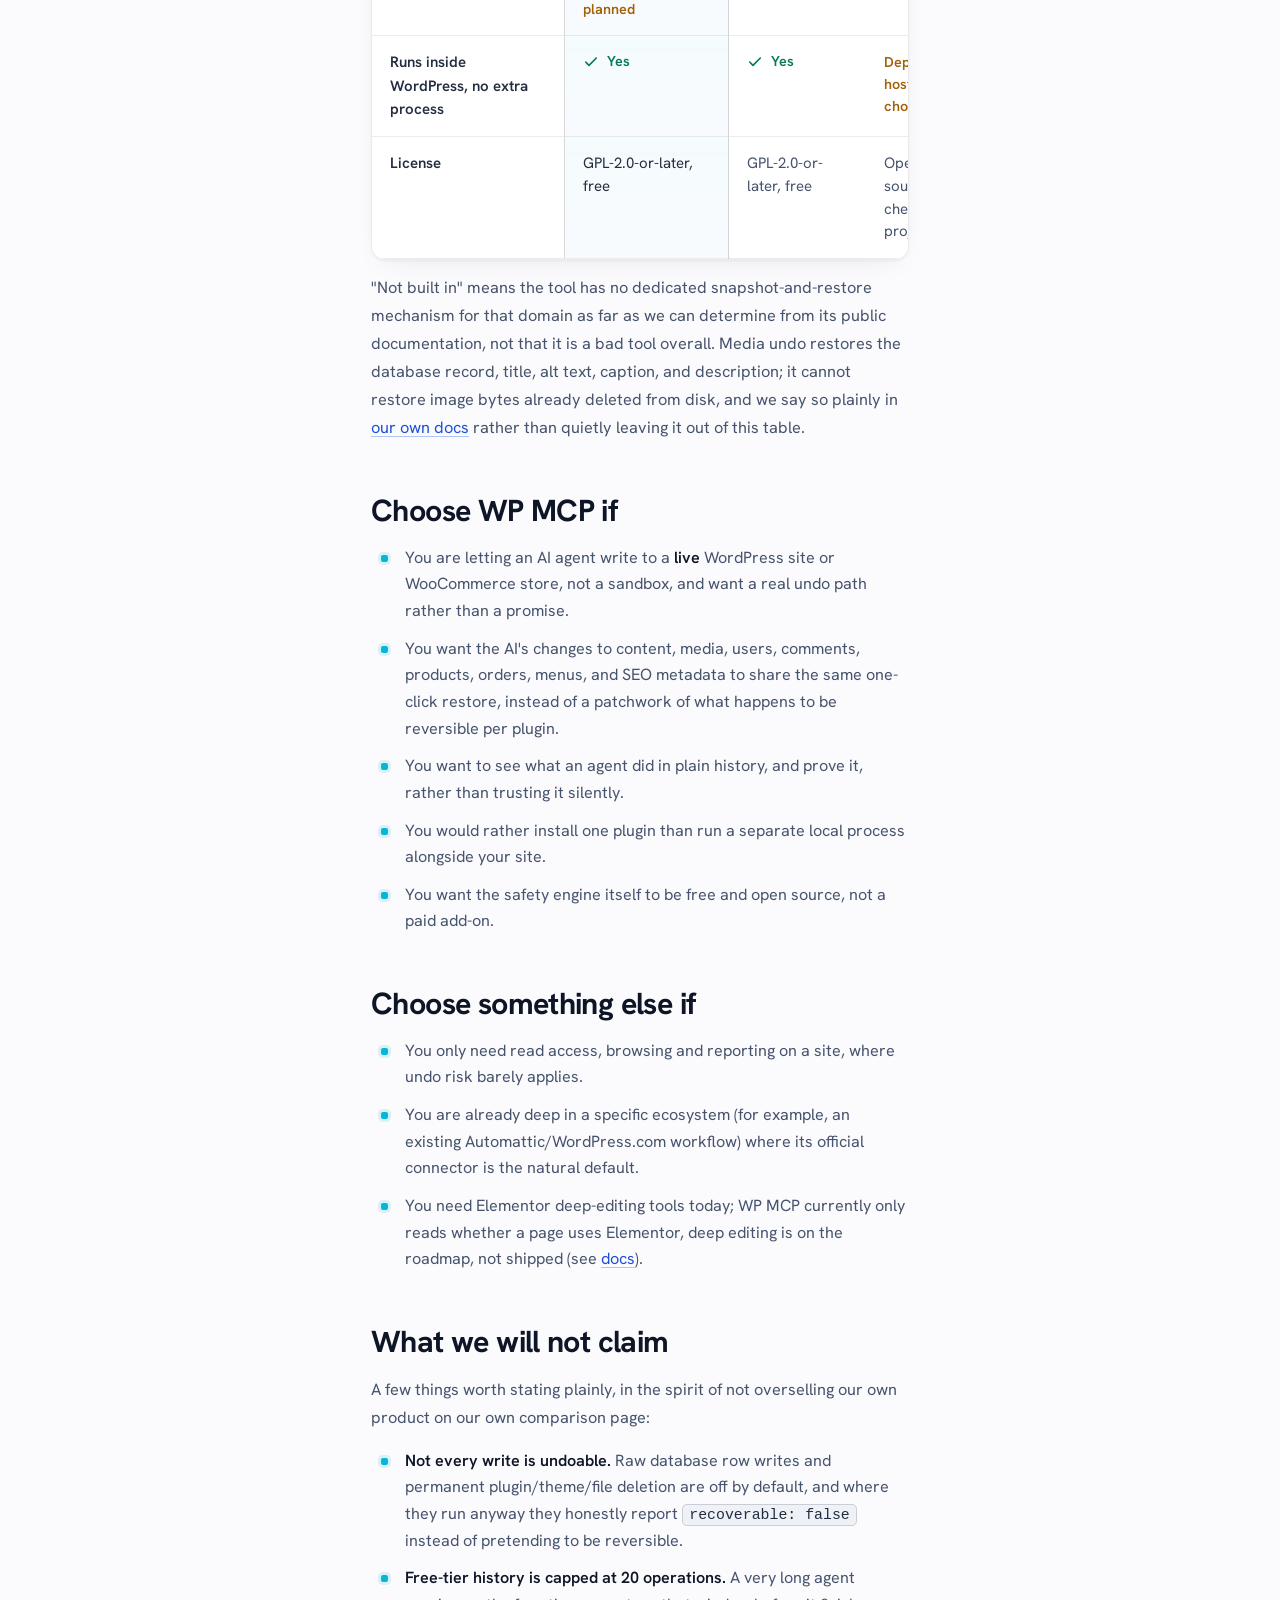
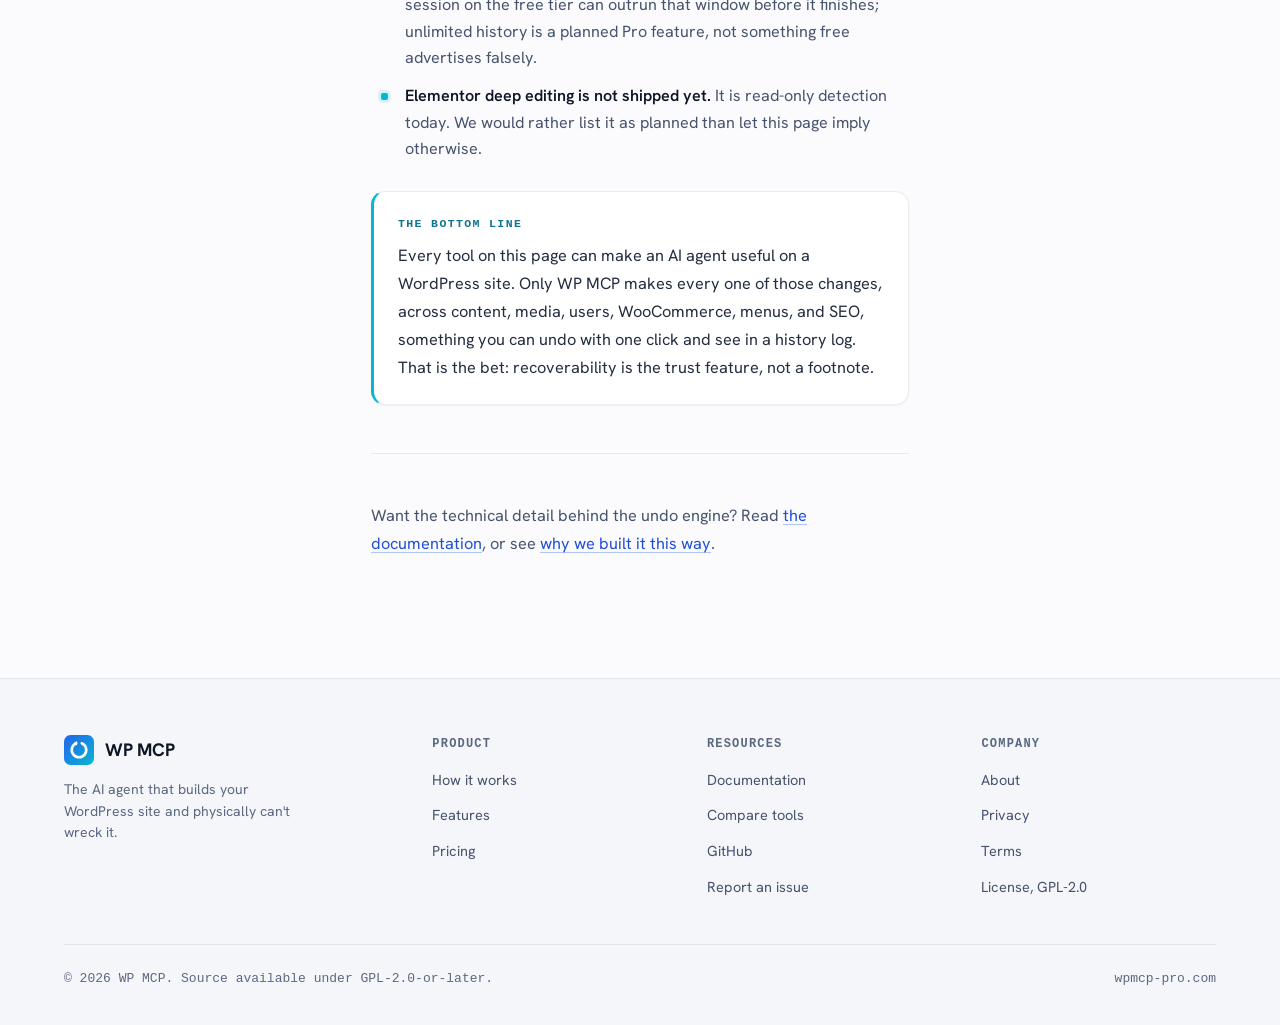
<file: wp-mcp-vs-other-wordpress-mcp-tools.html>
<!doctype html>
<html lang="en">
<head>
<meta charset="utf-8">
<meta name="viewport" content="width=device-width, initial-scale=1">
<meta name="author" content="Fahad Murtaza">

<!-- SEO -->
<title>WP MCP vs other WordPress MCP tools: the undo and audit comparison</title>
<meta name="description" content="An honest comparison of WP MCP against other WordPress and WooCommerce MCP tools. See which ones let an AI agent write to your site with a real, one-click undo and an audit trail, and which ones do not.">
<meta name="keywords" content="WP MCP vs Automattic MCP, WP MCP vs Royal MCP, WP MCP vs Respira, WordPress MCP comparison, WooCommerce MCP comparison, safest AI WordPress plugin, MCP WordPress undo">
<link rel="canonical" href="https://wpmcp-pro.com/wp-mcp-vs-other-wordpress-mcp-tools.html">

<!-- Favicons -->
<link rel="icon" href="/favicon.svg" type="image/svg+xml">
<link rel="icon" type="image/png" sizes="32x32" href="/favicon-32.png">
<link rel="icon" href="/favicon.ico" sizes="any">
<link rel="apple-touch-icon" href="/apple-touch-icon.png">
<meta name="theme-color" content="#fbfbfd">
<script>
/* Pre-paint theme stamp: light is the default face, a stored choice wins. */
(function () {
  var t = "light";
  try { var s = localStorage.getItem("wpmcp-theme"); if (s === "dark" || s === "light") t = s; } catch (e) {}
  document.documentElement.setAttribute("data-theme", t);
  var m = document.querySelector('meta[name="theme-color"]');
  if (m) m.setAttribute("content", t === "dark" ? "#0c0f16" : "#fbfbfd");
})();
</script>

<!-- Open Graph -->
<meta property="og:type" content="article">
<meta property="og:url" content="https://wpmcp-pro.com/wp-mcp-vs-other-wordpress-mcp-tools.html">
<meta property="og:title" content="WP MCP vs other WordPress MCP tools">
<meta property="og:description" content="Which WordPress and WooCommerce MCP tools let an AI agent write to your site with a real, one-click undo and an audit trail, and which ones do not.">
<meta property="og:image" content="https://wpmcp-pro.com/og-image.png">
<meta property="og:image:secure_url" content="https://wpmcp-pro.com/og-image.png">
<meta property="og:image:width" content="1200">
<meta property="og:image:height" content="630">
<meta property="og:image:type" content="image/png">
<meta property="og:image:alt" content="WP MCP, the AI agent that builds your WordPress site and can undo anything it breaks">
<meta property="og:site_name" content="WP MCP">
<meta property="og:locale" content="en_US">

<!-- Twitter Card -->
<meta name="twitter:card" content="summary_large_image">
<meta name="twitter:title" content="WP MCP vs other WordPress MCP tools">
<meta name="twitter:description" content="An honest look at undo and audit coverage across the WordPress and WooCommerce MCP tools available today.">
<meta name="twitter:image" content="https://wpmcp-pro.com/og-image.png">
<meta name="twitter:image:alt" content="WP MCP comparison">

<link rel="stylesheet" href="assets/css/fonts.css">
<link rel="stylesheet" href="assets/css/brand.css">
<link rel="stylesheet" href="assets/css/base.css">
<link rel="stylesheet" href="assets/css/site.css">
<link rel="stylesheet" href="assets/css/pages.css">
<link rel="stylesheet" href="assets/css/logo.css">
</head>
<body>
<a class="skip-link" href="#main">Skip to content</a>
<div class="atmosphere" aria-hidden="true"><div class="grid-overlay"></div></div>

<header class="site-header">
  <div class="site-header-inner">
    <a class="brand-mark logo-animated" href="index.html" aria-label="WP MCP home">
      <svg class="logo-mark" viewBox="0 0 256 256" fill="none" xmlns="http://www.w3.org/2000/svg" role="img" aria-hidden="true">
        <defs>
          <linearGradient id="hmarkC" x1="0" y1="0" x2="256" y2="256" gradientUnits="userSpaceOnUse">
            <stop offset="0" stop-color="#2563EB"/>
            <stop offset="1" stop-color="#06B6D4"/>
          </linearGradient>
        </defs>
        <rect width="256" height="256" rx="56" fill="url(#hmarkC)"/>
        <g class="logo-ring" stroke="#FFFFFF" stroke-width="22" stroke-linecap="round" fill="none">
          <path d="M151.2 70.5 A62 62 0 1 1 104.8 70.5"/>
        </g>
        <path class="logo-arrow" d="M80 70.5 L110 52 L110 89 Z" fill="#FFFFFF"/>
      </svg>
      <span data-brand-name>WP MCP</span>
    </a>

    <nav class="nav-links" aria-label="Primary">
      <a href="index.html#problem">Why</a>
      <a href="index.html#how-it-works">How it works</a>
      <a href="index.html#features">Features</a>
      <a href="index.html#pricing">Pricing</a>
      <a href="wp-mcp-vs-other-wordpress-mcp-tools.html" aria-current="page">Compare</a>
      <a href="docs.html">Docs</a>
      <a href="about.html">About</a>
      <a class="btn btn-primary btn-sm" href="https://github.com/wpmcp/wpmcp" data-brand-github>GitHub</a>
    </nav>

    <div class="header-controls">
      <button class="theme-toggle" type="button" aria-label="Switch to dark theme">
        <svg class="icon-moon" viewBox="0 0 24 24" fill="none" stroke="currentColor" stroke-width="2" stroke-linecap="round" stroke-linejoin="round" aria-hidden="true"><path d="M21 12.8A9 9 0 1 1 11.2 3a7 7 0 0 0 9.8 9.8z"/></svg>
        <svg class="icon-sun" viewBox="0 0 24 24" fill="none" stroke="currentColor" stroke-width="2" stroke-linecap="round" stroke-linejoin="round" aria-hidden="true"><circle cx="12" cy="12" r="4"/><path d="M12 2v2M12 20v2M4.93 4.93l1.41 1.41M17.66 17.66l1.41 1.41M2 12h2M20 12h2M4.93 19.07l1.41-1.41M17.66 6.34l1.41-1.41"/></svg>
      </button>
      <button class="nav-toggle" aria-label="Toggle menu" aria-expanded="false">
        <svg viewBox="0 0 24 24" fill="none" stroke="currentColor" stroke-width="2" stroke-linecap="round" aria-hidden="true"><path d="M3 6h18M3 12h18M3 18h18"/></svg>
      </button>
    </div>
  </div>
</header>

<main id="main">
  <div class="page-hero">
    <span class="eyebrow">Comparison</span>
    <h1>WP MCP vs the other WordPress MCP tools.</h1>
    <p class="lede">A handful of tools now let an AI agent connect to WordPress or WooCommerce over the Model Context Protocol and make changes directly. The question worth asking before you install any of them is not "what can it do", it is "what happens the moment it gets something wrong". This page compares WP MCP against the field on exactly that question, as plainly as we can put it.</p>
    <p class="meta">Last reviewed July 2026 &middot; Judge us on the same page</p>
  </div>

  <div class="prose">
    <h2>The field, briefly</h2>
    <div class="contenders">
      <article class="contender is-us">
        <h3>WP MCP</h3>
        <span class="c-tag">This project, the wpmcp plugin</span>
        <p>A WordPress plugin using the official WordPress Abilities API. Every mutating tool routes through one safety engine that snapshots the target before it changes, so a single operation or a whole agent session can be restored with one click. Free and GPL-2.0.</p>
      </article>
      <article class="contender">
        <h3>Automattic's WordPress MCP connector</h3>
        <span class="c-tag">Official adapter / connector approach</span>
        <p>An official, well-maintained way to expose WordPress content and actions to an MCP client, built on the same underlying WordPress Abilities API foundation WP MCP uses. It focuses on exposing the surface; it does not ship a snapshot-and-restore safety layer of its own around every write.</p>
      </article>
      <article class="contender">
        <h3>Royal MCP</h3>
        <span class="c-tag">Independent MCP server</span>
        <p>An independent open-source WordPress MCP implementation. Useful as a reference for tool coverage, but it does not build a dedicated before-image snapshot and one-click rollback engine into its write path.</p>
      </article>
      <article class="contender">
        <h3>Respira</h3>
        <span class="c-tag">Local Node proxy</span>
        <p>Runs as a separate local Node process that proxies MCP calls to WordPress, rather than living inside WordPress as a plugin. That extra moving part is its own source of risk: Respira's own changelog has documented a bug that applied changes to the wrong connected site.</p>
      </article>
    </div>
    <p>We are not neutral here, obviously, this is our own comparison page. Where we are not certain of a competitor's current internals we say so rather than guess, and we welcome corrections; email <a href="mailto:info@fahdmurtaza.com">info@fahdmurtaza.com</a> if something above is out of date.</p>

    <h2>The undo and audit moat</h2>
    <p>This is the feature nobody else in this list pairs together: a snapshot taken automatically before every write, a one-click restore for a single change or an entire agent session, and a visible history of what an agent did and when. Not a marketing claim, a mechanism. In WP MCP, no tool that writes to the database can skip it, because every mutation is required to route through one orchestrator (<code>Safe_Mutation::run()</code>) that snapshots first, applies second, and can reverse the change on demand.</p>

    <div class="cmp-table-wrap">
      <table class="cmp-table">
        <thead>
          <tr>
            <th style="width:30%">Capability</th>
            <th class="is-wpmcp">WP MCP<small>The wpmcp plugin</small></th>
            <th>Automattic connector</th>
            <th>Royal MCP</th>
            <th>Respira</th>
          </tr>
        </thead>
        <tbody>
          <tr>
            <th scope="row">Runs as</th>
            <td class="col-wpmcp">Single WordPress plugin</td>
            <td>WordPress-side connector</td>
            <td>MCP server</td>
            <td>Separate local Node process</td>
          </tr>
          <tr>
            <th scope="row">Snapshot before every write</th>
            <td class="col-wpmcp"><span class="mark-yes"><svg viewBox="0 0 24 24" fill="none" stroke="currentColor" stroke-width="2.4" stroke-linecap="round" stroke-linejoin="round"><path d="M20 6 9 17l-5-5"/></svg> Yes, enforced in code</span></td>
            <td><span class="mark-no">Not built in</span></td>
            <td><span class="mark-no">Not built in</span></td>
            <td><span class="mark-no">Not built in</span></td>
          </tr>
          <tr>
            <th scope="row">One-click restore, single change</th>
            <td class="col-wpmcp"><span class="mark-yes"><svg viewBox="0 0 24 24" fill="none" stroke="currentColor" stroke-width="2.4" stroke-linecap="round" stroke-linejoin="round"><path d="M20 6 9 17l-5-5"/></svg> Yes, <code>rollback-operation</code></span></td>
            <td><span class="mark-no">No equivalent</span></td>
            <td><span class="mark-no">No equivalent</span></td>
            <td><span class="mark-no">No equivalent</span></td>
          </tr>
          <tr>
            <th scope="row">One-click restore, whole agent session</th>
            <td class="col-wpmcp"><span class="mark-yes"><svg viewBox="0 0 24 24" fill="none" stroke="currentColor" stroke-width="2.4" stroke-linecap="round" stroke-linejoin="round"><path d="M20 6 9 17l-5-5"/></svg> Yes, <code>rollback-session</code></span></td>
            <td><span class="mark-no">No equivalent</span></td>
            <td><span class="mark-no">No equivalent</span></td>
            <td><span class="mark-no">No equivalent</span></td>
          </tr>
          <tr>
            <th scope="row">Operation history / audit trail</th>
            <td class="col-wpmcp"><span class="mark-yes"><svg viewBox="0 0 24 24" fill="none" stroke="currentColor" stroke-width="2.4" stroke-linecap="round" stroke-linejoin="round"><path d="M20 6 9 17l-5-5"/></svg> Yes, last 20 free, unlimited on Pro</span></td>
            <td><span class="mark-partial">Standard WP revisions only</span></td>
            <td><span class="mark-partial">Varies by deployment</span></td>
            <td><span class="mark-partial">Varies by deployment</span></td>
          </tr>
          <tr>
            <th scope="row">Content and page edits undoable</th>
            <td class="col-wpmcp"><span class="mark-yes"><svg viewBox="0 0 24 24" fill="none" stroke="currentColor" stroke-width="2.4" stroke-linecap="round" stroke-linejoin="round"><path d="M20 6 9 17l-5-5"/></svg> Yes</span></td>
            <td><span class="mark-partial">WP post revisions</span></td>
            <td><span class="mark-partial">Depends on host setup</span></td>
            <td><span class="mark-partial">Depends on host setup</span></td>
          </tr>
          <tr>
            <th scope="row">Media edits undoable</th>
            <td class="col-wpmcp"><span class="mark-yes"><svg viewBox="0 0 24 24" fill="none" stroke="currentColor" stroke-width="2.4" stroke-linecap="round" stroke-linejoin="round"><path d="M20 6 9 17l-5-5"/></svg> Yes (metadata; see note)</span></td>
            <td><span class="mark-no">Not built in</span></td>
            <td><span class="mark-no">Not built in</span></td>
            <td><span class="mark-no">Not built in</span></td>
          </tr>
          <tr>
            <th scope="row">User profile edits undoable</th>
            <td class="col-wpmcp"><span class="mark-yes"><svg viewBox="0 0 24 24" fill="none" stroke="currentColor" stroke-width="2.4" stroke-linecap="round" stroke-linejoin="round"><path d="M20 6 9 17l-5-5"/></svg> Yes</span></td>
            <td><span class="mark-no">Not built in</span></td>
            <td><span class="mark-no">Not built in</span></td>
            <td><span class="mark-no">Not built in</span></td>
          </tr>
          <tr>
            <th scope="row">WooCommerce product edits undoable</th>
            <td class="col-wpmcp"><span class="mark-yes"><svg viewBox="0 0 24 24" fill="none" stroke="currentColor" stroke-width="2.4" stroke-linecap="round" stroke-linejoin="round"><path d="M20 6 9 17l-5-5"/></svg> Yes, exact price and stock restore</span></td>
            <td><span class="mark-no">No native WooCommerce layer</span></td>
            <td><span class="mark-no">Not built in</span></td>
            <td><span class="mark-no">Not built in</span></td>
          </tr>
          <tr>
            <th scope="row">WooCommerce order status changes undoable</th>
            <td class="col-wpmcp"><span class="mark-yes"><svg viewBox="0 0 24 24" fill="none" stroke="currentColor" stroke-width="2.4" stroke-linecap="round" stroke-linejoin="round"><path d="M20 6 9 17l-5-5"/></svg> Yes, HPOS- and CPT-safe</span></td>
            <td><span class="mark-no">No native WooCommerce layer</span></td>
            <td><span class="mark-no">Not built in</span></td>
            <td><span class="mark-no">Not built in</span></td>
          </tr>
          <tr>
            <th scope="row">Navigation menu edits undoable</th>
            <td class="col-wpmcp"><span class="mark-yes"><svg viewBox="0 0 24 24" fill="none" stroke="currentColor" stroke-width="2.4" stroke-linecap="round" stroke-linejoin="round"><path d="M20 6 9 17l-5-5"/></svg> Yes</span></td>
            <td><span class="mark-no">Not built in</span></td>
            <td><span class="mark-no">Not built in</span></td>
            <td><span class="mark-no">Not built in</span></td>
          </tr>
          <tr>
            <th scope="row">SEO metadata edits undoable</th>
            <td class="col-wpmcp"><span class="mark-yes"><svg viewBox="0 0 24 24" fill="none" stroke="currentColor" stroke-width="2.4" stroke-linecap="round" stroke-linejoin="round"><path d="M20 6 9 17l-5-5"/></svg> Yes, Yoast SEO and Rank Math</span></td>
            <td><span class="mark-no">Not built in</span></td>
            <td><span class="mark-no">Not built in</span></td>
            <td><span class="mark-no">Not built in</span></td>
          </tr>
          <tr>
            <th scope="row">Elementor page building</th>
            <td class="col-wpmcp"><span class="mark-partial">Read-only today, deep editing planned</span></td>
            <td><span class="mark-no">Not built in</span></td>
            <td><span class="mark-no">Not built in</span></td>
            <td><span class="mark-no">Not built in</span></td>
          </tr>
          <tr>
            <th scope="row">Runs inside WordPress, no extra process</th>
            <td class="col-wpmcp"><span class="mark-yes"><svg viewBox="0 0 24 24" fill="none" stroke="currentColor" stroke-width="2.4" stroke-linecap="round" stroke-linejoin="round"><path d="M20 6 9 17l-5-5"/></svg> Yes</span></td>
            <td><span class="mark-yes"><svg viewBox="0 0 24 24" fill="none" stroke="currentColor" stroke-width="2.4" stroke-linecap="round" stroke-linejoin="round"><path d="M20 6 9 17l-5-5"/></svg> Yes</span></td>
            <td><span class="mark-partial">Depends on hosting choice</span></td>
            <td><span class="mark-no">No, local Node proxy required</span></td>
          </tr>
          <tr>
            <th scope="row">License</th>
            <td class="col-wpmcp">GPL-2.0-or-later, free</td>
            <td>GPL-2.0-or-later, free</td>
            <td>Open source, check project</td>
            <td>MIT wrapper, check project</td>
          </tr>
        </tbody>
      </table>
    </div>
    <p class="meta" style="margin-top:14px">"Not built in" means the tool has no dedicated snapshot-and-restore mechanism for that domain as far as we can determine from its public documentation, not that it is a bad tool overall. Media undo restores the database record, title, alt text, caption, and description; it cannot restore image bytes already deleted from disk, and we say so plainly in <a href="docs.html">our own docs</a> rather than quietly leaving it out of this table.</p>

    <h2>Choose WP MCP if</h2>
    <ul class="bullets">
      <li>You are letting an AI agent write to a <strong>live</strong> WordPress site or WooCommerce store, not a sandbox, and want a real undo path rather than a promise.</li>
      <li>You want the AI's changes to content, media, users, comments, products, orders, menus, and SEO metadata to share the same one-click restore, instead of a patchwork of what happens to be reversible per plugin.</li>
      <li>You want to see what an agent did in plain history, and prove it, rather than trusting it silently.</li>
      <li>You would rather install one plugin than run a separate local process alongside your site.</li>
      <li>You want the safety engine itself to be free and open source, not a paid add-on.</li>
    </ul>

    <h2>Choose something else if</h2>
    <ul class="bullets">
      <li>You only need read access, browsing and reporting on a site, where undo risk barely applies.</li>
      <li>You are already deep in a specific ecosystem (for example, an existing Automattic/WordPress.com workflow) where its official connector is the natural default.</li>
      <li>You need Elementor deep-editing tools today; WP MCP currently only reads whether a page uses Elementor, deep editing is on the roadmap, not shipped (see <a href="docs.html">docs</a>).</li>
    </ul>

    <h2>What we will not claim</h2>
    <p>A few things worth stating plainly, in the spirit of not overselling our own product on our own comparison page:</p>
    <ul class="bullets">
      <li><strong>Not every write is undoable.</strong> Raw database row writes and permanent plugin/theme/file deletion are off by default, and where they run anyway they honestly report <code>recoverable: false</code> instead of pretending to be reversible.</li>
      <li><strong>Free-tier history is capped at 20 operations.</strong> A very long agent session on the free tier can outrun that window before it finishes; unlimited history is a planned Pro feature, not something free advertises falsely.</li>
      <li><strong>Elementor deep editing is not shipped yet.</strong> It is read-only detection today. We would rather list it as planned than let this page imply otherwise.</li>
    </ul>

    <div class="callout">
      <p class="callout-label">The bottom line</p>
      <p>Every tool on this page can make an AI agent useful on a WordPress site. Only WP MCP makes every one of those changes, across content, media, users, WooCommerce, menus, and SEO, something you can undo with one click and see in a history log. That is the bet: recoverability is the trust feature, not a footnote.</p>
    </div>

    <hr>
    <p>Want the technical detail behind the undo engine? Read <a href="docs.html">the documentation</a>, or see <a href="about.html">why we built it this way</a>.</p>
  </div>
</main>

<footer class="site-footer">
  <div class="footer-grid">
    <div class="footer-brand">
      <a class="brand-mark logo-animated logo-static-in" href="index.html">
        <svg class="logo-mark" viewBox="0 0 256 256" fill="none" xmlns="http://www.w3.org/2000/svg" aria-hidden="true">
          <defs>
            <linearGradient id="fmarkC" x1="0" y1="0" x2="256" y2="256" gradientUnits="userSpaceOnUse">
              <stop offset="0" stop-color="#2563EB"/>
              <stop offset="1" stop-color="#06B6D4"/>
            </linearGradient>
          </defs>
          <rect width="256" height="256" rx="56" fill="url(#fmarkC)"/>
          <g class="logo-ring" stroke="#FFFFFF" stroke-width="22" stroke-linecap="round" fill="none">
            <path d="M151.2 70.5 A62 62 0 1 1 104.8 70.5"/>
          </g>
          <path class="logo-arrow" d="M80 70.5 L110 52 L110 89 Z" fill="#FFFFFF"/>
        </svg>
        <span data-brand-name>WP MCP</span>
      </a>
      <p>The AI agent that builds your WordPress site and physically can't wreck it.</p>
    </div>
    <div class="footer-col">
      <h4>Product</h4>
      <ul>
        <li><a href="index.html#how-it-works">How it works</a></li>
        <li><a href="index.html#features">Features</a></li>
        <li><a href="index.html#pricing">Pricing</a></li>
      </ul>
    </div>
    <div class="footer-col">
      <h4>Resources</h4>
      <ul>
        <li><a href="docs.html">Documentation</a></li>
        <li><a href="wp-mcp-vs-other-wordpress-mcp-tools.html" aria-current="page">Compare tools</a></li>
        <li><a href="https://github.com/wpmcp/wpmcp" data-brand-github>GitHub</a></li>
        <li><a href="https://github.com/wpmcp/wpmcp" data-brand-github>Report an issue</a></li>
      </ul>
    </div>
    <div class="footer-col">
      <h4>Company</h4>
      <ul>
        <li><a href="about.html">About</a></li>
        <li><a href="privacy.html">Privacy</a></li>
        <li><a href="terms.html">Terms</a></li>
        <li><a href="https://github.com/wpmcp/wpmcp/blob/main/LICENSE">License, GPL-2.0</a></li>
      </ul>
    </div>
  </div>
  <div class="footer-bottom">
    <span>&copy; <span data-year>2026</span> <span data-brand-name>WP MCP</span>. Source available under GPL-2.0-or-later.</span>
    <span data-brand-domain>wpmcp-pro.com</span>
  </div>
</footer>

<script src="assets/js/brand.js"></script>
<script src="assets/js/main.js"></script>
</body>
</html>
</file>
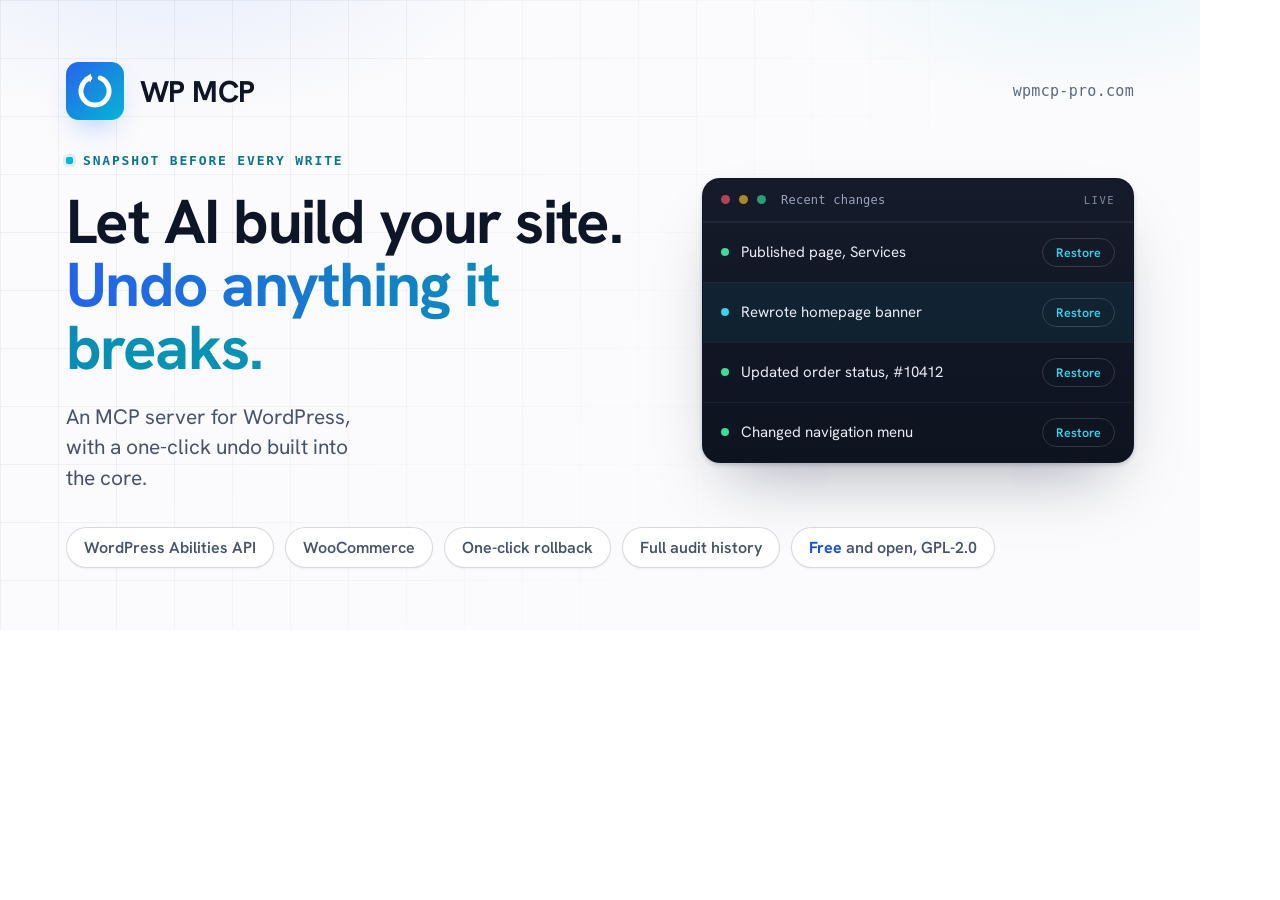
<file: brand/og.html>
<!doctype html>
<html lang="en">
<head>
<meta charset="utf-8">
<!-- Self-hosted, base64-inlined fonts (Hanken Grotesk). No network. -->
<link rel="stylesheet" href="../assets/css/fonts.css">
<style>
  :root{
    --brand-primary:#2563eb;--brand-primary-deep:#1d4ed8;
    --brand-accent:#06b6d4;--brand-accent-soft:#37d3e8;
    --accent-ink:#0e7490;
    --bg-page:#fbfbfd;--bg-card:#ffffff;
    --ink-000:#0e1526;--ink-300:#46536d;--ink-500:#5b6880;
    --hairline:rgba(17,24,39,.08);--hairline-strong:rgba(17,24,39,.16);
    --dk-bg:#0e1320;--dk-panel:#151b2a;
    --dk-ink:#e8ebf4;--dk-muted:#9aa4bd;--dk-faint:#7e89a4;
    --dk-hairline:rgba(232,235,244,.08);--dk-hairline-strong:rgba(232,235,244,.16);
    --signal-ok:#3ddc9b;
    --sans:"Hanken Grotesk","Segoe UI",-apple-system,sans-serif;
    --mono:"SFMono-Regular",Consolas,Menlo,monospace;
  }
  *{margin:0;padding:0;box-sizing:border-box}
  html,body{width:1200px;height:630px;overflow:hidden}
  .stage{
    position:relative;width:1200px;height:630px;
    font-family:var(--sans);color:var(--ink-300);
    background:
      radial-gradient(46% 40% at 14% -6%, rgba(37,99,235,.09), transparent 62%),
      radial-gradient(40% 34% at 90% -4%, rgba(6,182,212,.08), transparent 60%),
      var(--bg-page);
    overflow:hidden;padding:62px 66px;
    display:flex;flex-direction:column;justify-content:space-between;
  }
  /* faint grid, fading out */
  .stage::before{content:"";position:absolute;inset:0;pointer-events:none;
    background:
      linear-gradient(rgba(17,24,39,.05) 1px,transparent 1px) 0 0/58px 58px,
      linear-gradient(90deg,rgba(17,24,39,.05) 1px,transparent 1px) 0 0/58px 58px;
    -webkit-mask-image:linear-gradient(120deg,#000 20%,transparent 70%)}

  .brand{display:flex;align-items:center;gap:16px;position:relative;z-index:2}
  .mark{width:58px;height:58px;flex-shrink:0;
    box-shadow:0 14px 30px -12px rgba(37,99,235,.45);border-radius:15px}
  .mark svg{width:58px;height:58px;display:block}
  .wordmark{font-size:30px;font-weight:700;letter-spacing:-.02em;color:var(--ink-000)}
  .url{margin-left:auto;font-family:var(--mono);font-size:15px;color:var(--ink-500);letter-spacing:.02em}

  .mid{position:relative;z-index:2;display:flex;align-items:center;gap:54px;margin-top:-6px}
  .copy{flex:1;min-width:0}
  .eyebrow{display:inline-flex;align-items:center;gap:10px;font-family:var(--mono);font-weight:600;
    font-size:13px;letter-spacing:.14em;text-transform:uppercase;color:var(--accent-ink);margin-bottom:22px}
  .eyebrow::before{content:"";width:7px;height:7px;border-radius:2px;background:var(--brand-accent);
    box-shadow:0 0 0 3px rgba(6,182,212,.15)}
  h1{font-size:62px;line-height:1.02;font-weight:700;letter-spacing:-.025em;color:var(--ink-000)}
  h1 em{font-style:normal;
    background:linear-gradient(100deg,var(--brand-primary),#0891b2 78%);
    -webkit-background-clip:text;background-clip:text;color:transparent}
  .sub{margin-top:22px;font-size:21px;line-height:1.45;color:var(--ink-300);max-width:24ch}

  /* undo / restore panel echoing the site hero console: the one dark
     object, a small code-editor window floating on the light card */
  .panel{width:432px;flex-shrink:0;background:linear-gradient(180deg,var(--dk-panel),var(--dk-bg));
    border:1px solid rgba(15,23,42,.9);border-radius:18px;
    box-shadow:0 2px 4px rgba(15,23,42,.18),0 34px 64px -26px rgba(15,23,42,.35);overflow:hidden}
  .pt{display:flex;align-items:center;gap:9px;padding:14px 18px;border-bottom:1px solid var(--dk-hairline);
    font-family:var(--mono);font-size:12px;color:var(--dk-muted);letter-spacing:.02em}
  .pt .d{width:9px;height:9px;border-radius:50%}
  .pt .d.r{background:#f0576a;opacity:.7}.pt .d.y{background:#f0b429;opacity:.7}.pt .d.g{background:#34d399;opacity:.7}
  .pt .lbl{margin-left:6px}
  .pt .live{margin-left:auto;font-size:10.5px;letter-spacing:.14em;text-transform:uppercase;color:var(--dk-faint)}
  .row{display:flex;align-items:center;gap:12px;padding:15px 18px;border-top:1px solid rgba(232,235,244,.05)}
  .row .dot{width:8px;height:8px;border-radius:50%;background:var(--signal-ok);flex-shrink:0}
  .row .name{font-size:15px;color:var(--dk-ink);flex:1;min-width:0;white-space:nowrap;overflow:hidden;text-overflow:ellipsis}
  .row .undo{font-size:12.5px;font-weight:600;color:var(--brand-accent-soft);
    border:1px solid var(--dk-hairline-strong);border-radius:999px;padding:5px 13px}
  .row.hl{background:rgba(6,182,212,.07)}
  .row.hl .dot{background:var(--brand-accent-soft)}

  .pills{position:relative;z-index:2;display:flex;gap:11px;flex-wrap:wrap}
  .pill{font-size:16px;font-weight:600;color:var(--ink-300);background:var(--bg-card);
    border:1px solid var(--hairline-strong);border-radius:999px;padding:9px 17px;
    box-shadow:0 1px 2px rgba(16,24,40,.05)}
  .pill b{color:var(--brand-primary-deep);font-weight:700}
</style>
</head>
<body>
  <div class="stage">
    <div class="brand">
      <div class="mark">
        <svg viewBox="0 0 256 256" fill="none" xmlns="http://www.w3.org/2000/svg">
          <defs><linearGradient id="m" x1="0" y1="0" x2="256" y2="256" gradientUnits="userSpaceOnUse">
            <stop offset="0" stop-color="#2563EB"/><stop offset="1" stop-color="#06B6D4"/></linearGradient></defs>
          <rect width="256" height="256" rx="56" fill="url(#m)"/>
          <g stroke="#fff" stroke-width="22" stroke-linecap="round" fill="none"><path d="M151.2 70.5 A62 62 0 1 1 104.8 70.5"/></g>
          <path d="M80 70.5 L110 52 L110 89 Z" fill="#fff"/>
        </svg>
      </div>
      <div class="wordmark">WP MCP</div>
      <div class="url">wpmcp-pro.com</div>
    </div>

    <div class="mid">
      <div class="copy">
        <span class="eyebrow">Snapshot before every write</span>
        <h1>Let AI build your site. <em>Undo anything it breaks.</em></h1>
        <div class="sub">An MCP server for WordPress, with a one-click undo built into the core.</div>
      </div>
      <div class="panel">
        <div class="pt"><span class="d r"></span><span class="d y"></span><span class="d g"></span><span class="lbl">Recent changes</span><span class="live">Live</span></div>
        <div class="row"><span class="dot"></span><span class="name">Published page, Services</span><span class="undo">Restore</span></div>
        <div class="row hl"><span class="dot"></span><span class="name">Rewrote homepage banner</span><span class="undo">Restore</span></div>
        <div class="row"><span class="dot"></span><span class="name">Updated order status, #10412</span><span class="undo">Restore</span></div>
        <div class="row"><span class="dot"></span><span class="name">Changed navigation menu</span><span class="undo">Restore</span></div>
      </div>
    </div>

    <div class="pills">
      <span class="pill">WordPress Abilities API</span>
      <span class="pill">WooCommerce</span>
      <span class="pill">One-click rollback</span>
      <span class="pill">Full audit history</span>
      <span class="pill"><b>Free</b> and open, GPL-2.0</span>
    </div>
  </div>
</body>
</html>
</file>
<file: assets/css/fonts.css>
/* ==========================================================================
   SELF-HOSTED WEBFONTS, embedded as base64 woff2, zero external requests.
   Subsetted to the exact glyphs used across index.html, docs.html, docs/*.md.
   Source: Fraunces + Hanken Grotesk, SIL Open Font License 1.1 (google/fonts).
   ========================================================================== */

@font-face {
  font-family: "Fraunces Disp";
  font-weight: 500;
  font-style: normal;
  font-display: swap;
  src: url("[data-uri]") format("woff2");
}

@font-face {
  font-family: "Fraunces Disp";
  font-weight: 600;
  font-style: normal;
  font-display: swap;
  src: url("[data-uri]") format("woff2");
}

@font-face {
  font-family: "Hanken Grotesk";
  font-weight: 400;
  font-style: normal;
  font-display: swap;
  src: url("[data-uri]") format("woff2");
}

@font-face {
  font-family: "Hanken Grotesk";
  font-weight: 600;
  font-style: normal;
  font-display: swap;
  src: url("[data-uri]") format("woff2");
}

@font-face {
  font-family: "Hanken Grotesk";
  font-weight: 700;
  font-style: normal;
  font-display: swap;
  src: url("[data-uri]") format("woff2");
}
</file>
<file: assets/css/brand.css>
/* ==========================================================================
   BRAND TOKENS, mirrors assets/js/brand.js. Change palette/type here.

   Dual theme. The default (and marketing face) is the light, product-led
   skin: near-white page, near-black ink, blue→cyan used sparingly as the
   single accent. The original dark editorial palette lives on under
   [data-theme="dark"]. A pre-paint inline script in each page's <head>
   stamps data-theme from localStorage; the header toggle switches it.

   Every stylesheet reads only these variable names, so both themes flow
   through all pages automatically. The --dk-* scope is the terminal /
   console / diff panel surface, which is dark in BOTH themes: in light
   mode it reads as a code-editor window floating on the page.
   ========================================================================== */

:root {
  /* ---- Shared: brand hues, type, rhythm, motion ---- */
  --brand-primary: #2563eb;
  --brand-primary-deep: #1d4ed8;
  --brand-primary-soft: #4f7df0;
  --brand-accent: #06b6d4;
  --brand-accent-soft: #37d3e8;

  /* Type. No CDNs, no Google Fonts <link>, ever, this stays a strict-CSP,
     offline-safe, zero-network-call site. Hanken Grotesk is self-hosted:
     subsetted, converted to woff2, inlined as base64 in fonts.css (weights
     400 / 600 / 700). Display copy is Hanken Grotesk 700 set tight, big,
     and confident; it tops out at 700, so headings rely on scale and
     tracking rather than a synthesized faux-black. Code/data keeps a real
     system monospace, a webfont buys nothing there. Fraunces stays in
     fonts.css but is no longer referenced; the serif era is over. */
  --font-display: "Hanken Grotesk", "Segoe UI Semibold", "Segoe UI", -apple-system, BlinkMacSystemFont, sans-serif;
  --font-sans: "Hanken Grotesk", "Segoe UI", -apple-system, BlinkMacSystemFont, sans-serif;
  --font-mono: "SFMono-Regular", "Berkeley Mono", Consolas, "Liberation Mono", Menlo, monospace;
  --display-weight: 700;
  --display-tracking: -0.025em;

  /* Rhythm */
  --radius-sm: 8px;
  --radius-md: 14px;
  --radius-lg: 18px;
  --container: 1180px;
  --edge: clamp(20px, 5vw, 64px);

  /* Motion */
  --ease-out: cubic-bezier(0.16, 1, 0.3, 1);
  --ease-spring: cubic-bezier(0.34, 1.56, 0.64, 1);
  --dur-fast: 180ms;
  --dur-med: 420ms;
  --dur-slow: 900ms;

  /* ---- LIGHT THEME (default, also no-JS fallback) ---- */

  /* Accent-colored text on light surfaces needs deeper cousins of the
     brand hues to clear WCAG AA; raw brand colors stay for gradients,
     dots, borders, and anything on the dark panels. */
  --accent-ink: #0e7490;
  --link-ink: #1d4ed8;

  /* Surfaces */
  --bg-base: #fbfbfd;   /* page */
  --bg-raised: #f5f6fa; /* tinted bands */
  --bg-panel: #ffffff;  /* cards */
  --bg-panel-2: #eef1f6;/* chips, hovers */
  --card-hover: #fafbfe;
  --hairline: rgba(17, 24, 39, 0.08);
  --hairline-strong: rgba(17, 24, 39, 0.16);
  --header-bg: rgba(251, 251, 253, 0.82);

  /* Ink. 000 headings, 100 strong body, 300 body/muted (7.5:1),
     500 soft muted (5.4:1), 700 decorative only. */
  --ink-000: #0e1526;
  --ink-100: #232d40;
  --ink-300: #46536d;
  --ink-500: #5b6880;
  --ink-700: #77839c;

  /* Dark panel scope: terminals, consoles, diffs. A refined navy. */
  --bg-void: #0a0e18;   /* deepest: diff blocks, code */
  --dk-bg: #0e1320;     /* panel body */
  --dk-panel: #151b2a;  /* panel top sheen */
  --dk-panel-2: #1a2133;
  --dk-ink: #e8ebf4;
  --dk-muted: #9aa4bd;
  --dk-faint: #7e89a4;
  --dk-hairline: rgba(232, 235, 244, 0.08);
  --dk-hairline-strong: rgba(232, 235, 244, 0.16);
  --panel-border: rgba(15, 23, 42, 0.9); /* edge of a dark panel on light */

  /* Signal colors. Raw values read well on the dark panels; the -ink
     variants are the AA-safe versions for the theme's own surfaces. */
  --signal-ok: #3ddc9b;
  --signal-warn: #f2b23e;
  --signal-danger: #f16a72;
  --ok-ink: #047857;
  --warn-ink: #a16207;
  --danger-ink: #b91c1c;

  /* Atmosphere + accents */
  --atmo-blue: rgba(37, 99, 235, 0.07);
  --atmo-cyan: rgba(6, 182, 212, 0.06);
  --grid-line: rgba(17, 24, 39, 0.05);
  --tint-band: rgba(37, 99, 235, 0.025);
  --cta-glow: rgba(37, 99, 235, 0.07);
  --grad-from: #2563eb;
  --grad-to: #0891b2;
  --focus-ring: #2563eb;
  --scroll-thumb: #cdd4e0;

  /* Card shadows: small and soft, never smoky */
  --shadow-sm: 0 1px 2px rgba(16, 24, 40, 0.05);
  --shadow-card: 0 1px 3px rgba(16, 24, 40, 0.05), 0 10px 28px -14px rgba(16, 24, 40, 0.10);
  --shadow-panel: 0 1px 2px rgba(15, 23, 42, 0.20), 0 28px 56px -24px rgba(15, 23, 42, 0.32);
  --shadow-pre: 0 1px 2px rgba(15, 23, 42, 0.15), 0 14px 30px -18px rgba(15, 23, 42, 0.25);
}

/* ---- DARK THEME (the original editorial palette) ---- */
:root[data-theme="dark"] {
  --accent-ink: #37d3e8;
  --link-ink: #37d3e8;

  --bg-base: #0c0f16;
  --bg-raised: #12161f;
  --bg-panel: #161b26;
  --bg-panel-2: #1c222e;
  --card-hover: #1c222e;
  --hairline: rgba(160, 172, 194, 0.14);
  --hairline-strong: rgba(160, 172, 194, 0.27);
  --header-bg: rgba(10, 14, 20, 0.72);

  --ink-000: #f6f5f2;
  --ink-100: #dcdce2;
  --ink-300: #adb3c2;
  --ink-500: #7c8399;
  --ink-700: #4e5567;

  --bg-void: #07080d;
  --dk-bg: #12161f;
  --dk-panel: #161b26;
  --dk-panel-2: #1c222e;
  --dk-ink: #dcdce2;
  --dk-muted: #adb3c2;
  --dk-faint: #7c8399;
  --dk-hairline: rgba(160, 172, 194, 0.14);
  --dk-hairline-strong: rgba(160, 172, 194, 0.27);
  --panel-border: rgba(160, 172, 194, 0.27);

  --ok-ink: #3ddc9b;
  --warn-ink: #f2b23e;
  --danger-ink: #f16a72;

  --atmo-blue: rgba(37, 99, 235, 0.24);
  --atmo-cyan: rgba(6, 182, 212, 0.16);
  --grid-line: rgba(160, 172, 194, 0.10);
  --tint-band: rgba(160, 172, 194, 0.03);
  --cta-glow: rgba(37, 99, 235, 0.22);
  --grad-from: #4f7df0;
  --grad-to: #37d3e8;
  --focus-ring: #37d3e8;
  --scroll-thumb: #1c222e;

  --shadow-sm: 0 1px 2px rgba(0, 0, 0, 0.25);
  --shadow-card: 0 1px 3px rgba(0, 0, 0, 0.25), 0 16px 36px -20px rgba(0, 0, 0, 0.5);
  --shadow-panel: 0 40px 80px -40px rgba(0, 0, 0, 0.7);
  --shadow-pre: 0 12px 28px -18px rgba(0, 0, 0, 0.55);
}

@media (prefers-reduced-motion: reduce) {
  :root {
    --dur-fast: 0ms;
    --dur-med: 0ms;
    --dur-slow: 0ms;
  }
}
</file>
<file: assets/css/base.css>
/* ==========================================================================
   RESET + PRIMITIVES
   ========================================================================== */

*, *::before, *::after { box-sizing: border-box; }
html { -webkit-text-size-adjust: 100%; scroll-behavior: smooth; overflow-x: hidden; }
@media (prefers-reduced-motion: reduce) {
  html { scroll-behavior: auto; }
}

body {
  margin: 0;
  background: var(--bg-base);
  color: var(--ink-100);
  font-family: var(--font-sans);
  font-size: 16px;
  line-height: 1.55;
  -webkit-font-smoothing: antialiased;
  text-rendering: optimizeLegibility;
  font-synthesis-weight: none;
  overflow-x: hidden;
}

img, svg { display: block; max-width: 100%; }

a {
  color: inherit;
  text-decoration: none;
}

button {
  font: inherit;
  color: inherit;
  background: none;
  border: none;
  cursor: pointer;
}

ul, ol { margin: 0; padding: 0; list-style: none; }
p { margin: 0; }
h1, h2, h3, h4 { margin: 0; font-weight: 600; }

::selection {
  background: var(--brand-primary);
  color: #fff;
}

:focus-visible {
  outline: 2px solid var(--focus-ring);
  outline-offset: 3px;
  border-radius: 4px;
}

/* Skip link */
.skip-link {
  position: absolute;
  left: -9999px;
  top: 0;
  background: var(--brand-primary);
  color: #fff;
  padding: 12px 20px;
  z-index: 999;
  border-radius: 0 0 8px 0;
}
.skip-link:focus {
  left: 0;
}

/* ==========================================================================
   BACKGROUND ATMOSPHERE, a whisper of the brand gradient at the top of the
   page plus a faint grid, both fading out fast. Light stays light.
   ========================================================================== */

.atmosphere {
  position: fixed;
  inset: 0;
  z-index: 0;
  pointer-events: none;
  overflow: hidden;
}

.atmosphere::before {
  content: "";
  position: absolute;
  inset: 0;
  background:
    radial-gradient(46% 34% at 18% -4%, var(--atmo-blue), transparent 62%),
    radial-gradient(38% 30% at 86% -2%, var(--atmo-cyan), transparent 60%);
}

.grid-overlay {
  position: absolute;
  inset: 0;
  background-image:
    linear-gradient(to right, var(--grid-line) 1px, transparent 1px),
    linear-gradient(to bottom, var(--grid-line) 1px, transparent 1px);
  background-size: 88px 88px;
  mask-image: linear-gradient(to bottom, rgba(0,0,0,0.8) 0%, transparent 42%);
  -webkit-mask-image: linear-gradient(to bottom, rgba(0,0,0,0.8) 0%, transparent 42%);
}

/* ==========================================================================
   LAYOUT PRIMITIVES
   ========================================================================== */

.wrap {
  max-width: var(--container);
  margin-inline: auto;
  padding-inline: var(--edge);
  position: relative;
  z-index: 1;
}

section {
  position: relative;
  z-index: 1;
}

.eyebrow {
  display: inline-flex;
  align-items: center;
  gap: 10px;
  font-family: var(--font-mono);
  font-size: 12.5px;
  letter-spacing: 0.14em;
  text-transform: uppercase;
  color: var(--accent-ink);
  font-weight: 600;
}

.eyebrow::before {
  content: "";
  width: 7px;
  height: 7px;
  border-radius: 2px;
  background: var(--brand-accent);
  box-shadow: 0 0 0 3px rgba(6, 182, 212, 0.15);
}

.text-gradient {
  background: linear-gradient(100deg, var(--grad-from), var(--grad-to) 78%);
  -webkit-background-clip: text;
  background-clip: text;
  color: transparent;
}

/* ==========================================================================
   BUTTONS
   ========================================================================== */

.btn {
  display: inline-flex;
  align-items: center;
  gap: 10px;
  padding: 13px 24px;
  border-radius: 999px;
  font-weight: 600;
  font-size: 15px;
  letter-spacing: 0.01em;
  transition: transform var(--dur-fast) var(--ease-out), box-shadow var(--dur-fast) var(--ease-out), background var(--dur-fast) var(--ease-out), border-color var(--dur-fast) var(--ease-out);
  white-space: nowrap;
}

/* Blue carries the button, cyan only kisses the trailing edge, so the white
   label always sits on the AA-safe blue half of the gradient. */
.btn-primary {
  background: linear-gradient(105deg, var(--brand-primary), var(--brand-primary-deep) 55%, #0891b2 135%);
  color: #fff;
  box-shadow: 0 1px 0 rgba(255,255,255,0.2) inset, 0 8px 20px -8px rgba(37, 99, 235, 0.5);
}
.btn-primary:hover {
  transform: translateY(-2px);
  box-shadow: 0 1px 0 rgba(255,255,255,0.25) inset, 0 14px 28px -10px rgba(37, 99, 235, 0.55);
}
.btn-primary:active { transform: translateY(0); }

.btn-ghost {
  background: var(--bg-panel);
  border: 1px solid var(--hairline-strong);
  color: var(--ink-100);
  box-shadow: var(--shadow-sm);
}
.btn-ghost:hover {
  border-color: var(--brand-primary);
  color: var(--link-ink);
  transform: translateY(-2px);
}

.btn-sm { padding: 9px 18px; font-size: 13.5px; }

/* ==========================================================================
   CODE / MONO CHROME. Code blocks stay dark: a small editor window
   floating on the light page.
   ========================================================================== */

code, pre, .mono {
  font-family: var(--font-mono);
}

pre {
  margin: 0;
  padding: 20px 22px;
  background: var(--bg-void);
  border: 1px solid var(--panel-border);
  border-radius: var(--radius-md);
  overflow-x: auto;
  font-size: 13.5px;
  line-height: 1.7;
  color: var(--dk-ink);
  position: relative;
  box-shadow: var(--shadow-pre);
}

/* A soft fade on the trailing edge hints a long command scrolls further,
   instead of letting it look simply cut off at the card's edge. Purely
   decorative and non-interactive, so it can't block the real scroll. */
pre.is-scrollable-hint::after {
  content: "";
  position: absolute;
  top: 1px; right: 1px; bottom: 1px;
  width: 28px;
  border-radius: 0 var(--radius-md) var(--radius-md) 0;
  background: linear-gradient(to right, transparent, var(--bg-void) 78%);
  pointer-events: none;
}

code {
  font-size: 0.92em;
}

/* Inline code: the light-gray mono chip */
:not(pre) > code {
  background: var(--bg-panel-2);
  border: 1px solid var(--hairline-strong);
  color: var(--ink-100);
  padding: 0.12em 0.42em;
  border-radius: 5px;
}

/* ==========================================================================
   SCROLLBAR (webkit), subtle, on-brand
   ========================================================================== */

::-webkit-scrollbar { width: 11px; height: 11px; }
::-webkit-scrollbar-track { background: var(--bg-base); }
::-webkit-scrollbar-thumb {
  background: var(--scroll-thumb);
  border-radius: 8px;
  border: 2px solid var(--bg-base);
}
::-webkit-scrollbar-thumb:hover { background: var(--brand-primary); }

/* ==========================================================================
   UTILITIES
   ========================================================================== */

@media (max-width: 640px) {
  .hide-mobile { display: none; }
}

.visually-hidden {
  position: absolute;
  width: 1px;
  height: 1px;
  padding: 0;
  margin: -1px;
  overflow: hidden;
  clip: rect(0, 0, 0, 0);
  white-space: nowrap;
  border: 0;
}
</file>
<file: assets/css/site.css>
/* ==========================================================================
   SITE HEADER
   ========================================================================== */

.site-header {
  position: sticky;
  top: 0;
  z-index: 50;
  padding: 16px var(--edge);
  background: var(--header-bg);
  backdrop-filter: blur(14px) saturate(160%);
  -webkit-backdrop-filter: blur(14px) saturate(160%);
  border-bottom: 1px solid var(--hairline);
}

.site-header-inner {
  max-width: var(--container);
  margin-inline: auto;
  display: flex;
  align-items: center;
  gap: 24px;
}

.header-controls {
  display: flex;
  align-items: center;
  gap: 10px;
}

/* Theme switcher: a quiet round button; moon in light mode, sun in dark */
.theme-toggle {
  width: 36px;
  height: 36px;
  border-radius: 999px;
  border: 1px solid var(--hairline-strong);
  display: inline-flex;
  align-items: center;
  justify-content: center;
  color: var(--ink-300);
  background: transparent;
  transition: color var(--dur-fast) var(--ease-out), border-color var(--dur-fast) var(--ease-out), transform var(--dur-fast) var(--ease-out);
}
.theme-toggle:hover {
  color: var(--ink-000);
  border-color: var(--brand-primary);
  transform: translateY(-1px);
}
.theme-toggle svg { width: 16px; height: 16px; }
.theme-toggle .icon-sun { display: none; }
:root[data-theme="dark"] .theme-toggle .icon-sun { display: block; }
:root[data-theme="dark"] .theme-toggle .icon-moon { display: none; }

.brand-mark {
  display: flex;
  align-items: center;
  gap: 11px;
  font-family: var(--font-display);
  font-weight: 700;
  font-size: 18px;
  color: var(--ink-000);
  letter-spacing: -0.01em;
}

.brand-mark svg { width: 30px; height: 30px; flex-shrink: 0; }

.site-nav {
  display: flex;
  align-items: center;
  gap: 30px;
}

.site-nav a {
  font-size: 14.5px;
  color: var(--ink-500);
  transition: color var(--dur-fast) var(--ease-out);
  position: relative;
}

.site-nav a[aria-current="page"] { color: var(--ink-000); }

.site-nav a:not(.btn):hover { color: var(--ink-000); }

.site-nav a:not(.btn)::after {
  content: "";
  position: absolute;
  left: 0; right: 0; bottom: -7px;
  height: 2px;
  background: linear-gradient(90deg, var(--brand-primary), var(--brand-accent));
  transform: scaleX(0);
  transform-origin: left;
  transition: transform var(--dur-fast) var(--ease-out);
}
.site-nav a:not(.btn):hover::after { transform: scaleX(1); }

.nav-links { display: flex; align-items: center; gap: 28px; margin-left: auto; }

.nav-links a { font-size: 14.5px; color: var(--ink-500); transition: color var(--dur-fast) var(--ease-out); position: relative; }
.nav-links a[aria-current="page"] { color: var(--ink-000); }
.nav-links a:not(.btn):hover { color: var(--ink-000); }
.nav-links a:not(.btn)::after {
  content: "";
  position: absolute;
  left: 0; right: 0; bottom: -7px;
  height: 2px;
  background: linear-gradient(90deg, var(--brand-primary), var(--brand-accent));
  transform: scaleX(0);
  transform-origin: left;
  transition: transform var(--dur-fast) var(--ease-out);
}
.nav-links a:not(.btn):hover::after { transform: scaleX(1); }
.nav-links a.btn { color: #fff; }

.nav-toggle {
  display: none;
  padding: 8px;
  color: var(--ink-100);
}
.nav-toggle svg { width: 22px; height: 22px; }

@media (max-width: 760px) {
  .nav-toggle { display: inline-flex; }
  .header-controls { margin-left: auto; }

  /* backdrop-filter on .site-header creates a containing block for any
     fixed-position descendant, which would otherwise collapse this panel
     to the header's own (tiny) box instead of the full viewport below it.
     Dropping the blur only at this breakpoint, while the mobile panel is
     open, keeps .nav-links truly viewport-fixed and fully opaque. */
  .site-header:has(.nav-links.is-open),
  .site-header.nav-is-open {
    backdrop-filter: none;
    -webkit-backdrop-filter: none;
    background: var(--bg-base);
  }

  .nav-links {
    position: fixed;
    inset: 66px 0 0 0;
    background: var(--bg-base);
    flex-direction: column;
    align-items: flex-start;
    padding: 32px var(--edge);
    gap: 26px;
    transform: translateY(-8px);
    opacity: 0;
    pointer-events: none;
    transition: opacity var(--dur-fast) var(--ease-out), transform var(--dur-fast) var(--ease-out);
    border-bottom: 1px solid var(--hairline);
    z-index: 60;
  }
  .nav-links.is-open {
    transform: translateY(0);
    opacity: 1;
    pointer-events: auto;
  }
  .nav-links a { font-size: 18px; color: var(--ink-100); }
  .nav-links a.btn { color: #fff; }
}

/* ==========================================================================
   FOOTER
   ========================================================================== */

.site-footer {
  border-top: 1px solid var(--hairline);
  background: var(--bg-raised);
  padding: 56px var(--edge) 36px;
  margin-top: 120px;
  position: relative;
  z-index: 1;
}

.footer-grid {
  max-width: var(--container);
  margin-inline: auto;
  display: grid;
  grid-template-columns: 1.4fr 1fr 1fr 1fr;
  gap: 40px;
}

@media (max-width: 760px) {
  .footer-grid { grid-template-columns: 1fr 1fr; }
}

.footer-brand p {
  color: var(--ink-500);
  font-size: 14px;
  max-width: 30ch;
  margin-top: 14px;
}

.footer-col h4 {
  font-family: var(--font-mono);
  font-size: 12px;
  letter-spacing: 0.1em;
  text-transform: uppercase;
  color: var(--ink-500);
  margin-bottom: 14px;
}

.footer-col ul { display: flex; flex-direction: column; gap: 11px; }
.footer-col a {
  font-size: 14.5px;
  color: var(--ink-300);
  transition: color var(--dur-fast) var(--ease-out);
}
.footer-col a:hover { color: var(--link-ink); }

.footer-bottom {
  max-width: var(--container);
  margin: 44px auto 0;
  padding-top: 24px;
  border-top: 1px solid var(--hairline);
  display: flex;
  justify-content: space-between;
  flex-wrap: wrap;
  gap: 12px;
  font-size: 13px;
  color: var(--ink-500);
  font-family: var(--font-mono);
}
</file>
<file: assets/css/landing.css>
/* ==========================================================================
   HERO
   ========================================================================== */

.hero {
  padding: 92px var(--edge) 84px;
  display: grid;
  grid-template-columns: 1.05fr 0.95fr;
  gap: 56px;
  align-items: center;
  max-width: var(--container);
  margin-inline: auto;
}

@media (max-width: 980px) {
  .hero { grid-template-columns: 1fr; padding-top: 56px; }
}

.hero-copy h1 {
  font-family: var(--font-display);
  font-weight: var(--display-weight);
  font-size: clamp(2.5rem, 5.2vw, 4rem);
  line-height: 1.03;
  letter-spacing: var(--display-tracking);
  color: var(--ink-000);
  margin: 22px 0 24px;
}

.hero-copy .lede {
  font-size: clamp(1.02rem, 1.4vw, 1.17rem);
  color: var(--ink-300);
  max-width: 46ch;
  margin-bottom: 34px;
}

.hero-actions {
  display: flex;
  align-items: center;
  gap: 16px;
  flex-wrap: wrap;
  margin-bottom: 36px;
}

.hero-meta {
  display: flex;
  gap: 22px;
  flex-wrap: wrap;
  font-family: var(--font-mono);
  font-size: 12.5px;
  color: var(--ink-500);
}
.hero-meta span { display: inline-flex; align-items: center; gap: 7px; }
.hero-meta .dot { width: 6px; height: 6px; border-radius: 50%; background: var(--ok-ink); box-shadow: 0 0 0 3px rgba(4, 120, 87, 0.14); }

/* --- Hero visual: the rollback console. The one dark object on the page:
       a code-editor window floating on the light ground. ----------------- */

.hero-visual {
  position: relative;
}

.console {
  background: linear-gradient(180deg, var(--dk-panel), var(--dk-bg));
  border: 1px solid var(--panel-border);
  border-radius: var(--radius-lg);
  box-shadow: var(--shadow-panel), 0 0 0 1px rgba(255,255,255,0.04) inset;
  overflow: hidden;
}

.console-bar {
  display: flex;
  align-items: center;
  gap: 8px;
  padding: 14px 18px;
  border-bottom: 1px solid var(--dk-hairline);
  background: rgba(255,255,255,0.02);
}
.console-bar .cdot { width: 10px; height: 10px; border-radius: 50%; background: var(--dk-faint); }
.console-bar .cdot:nth-child(1) { background: #f0576a; opacity: 0.7; }
.console-bar .cdot:nth-child(2) { background: #f0b429; opacity: 0.7; }
.console-bar .cdot:nth-child(3) { background: #34d399; opacity: 0.7; }
.console-bar .ctitle {
  margin-left: 8px;
  font-family: var(--font-mono);
  font-size: 12px;
  color: var(--dk-muted);
}

.console-body { padding: 22px; }

.op-row {
  display: grid;
  grid-template-columns: auto 1fr auto auto;
  align-items: center;
  gap: 14px;
  padding: 13px 14px;
  border-radius: 10px;
  font-family: var(--font-mono);
  font-size: 12.8px;
  border: 1px solid transparent;
  transition: border-color var(--dur-fast) var(--ease-out), background var(--dur-fast) var(--ease-out);
}
.op-row + .op-row { margin-top: 6px; }
.op-row:hover { border-color: var(--dk-hairline-strong); background: rgba(255,255,255,0.03); }

.op-status {
  width: 8px; height: 8px; border-radius: 50%;
  background: var(--signal-ok);
}
.op-row[data-state="rolled-back"] .op-status { background: var(--signal-warn); }

.op-name { color: var(--dk-ink); }
.op-time { color: var(--dk-faint); }

.op-undo {
  font-size: 11.5px;
  padding: 6px 12px;
  border-radius: 999px;
  border: 1px solid var(--dk-hairline-strong);
  color: var(--dk-muted);
  transition: all var(--dur-fast) var(--ease-out);
}
.op-undo:hover {
  color: #fff;
  border-color: var(--brand-accent);
  background: rgba(6, 182, 212, 0.14);
}
.op-undo:disabled {
  opacity: 0.45;
  cursor: default;
}

.console-divider {
  height: 1px;
  background: var(--dk-hairline);
  margin: 16px 0;
}

.console-diff {
  font-family: var(--font-mono);
  font-size: 12.3px;
  line-height: 1.8;
  border-radius: 10px;
  background: var(--bg-void);
  border: 1px solid var(--dk-hairline);
  padding: 14px 16px;
}
.console-diff .del { color: var(--signal-danger); opacity: 0.9; display: block; }
.console-diff .add { color: var(--signal-ok); opacity: 0.9; display: block; }
.console-diff .ctx { color: var(--dk-faint); display: block; }

.console-diff .del.is-hidden,
.console-diff .add.is-hidden { display: none; }

/* ==========================================================================
   SECTION SCAFFOLDING
   ========================================================================== */

.section {
  padding: 108px var(--edge);
  max-width: var(--container);
  margin-inline: auto;
}

/* A faint tint on alternating sections (applied explicitly via .tint in
   markup, rather than nth-of-type, since not every <section> carries
   .section), just enough to break long scroll into readable "rooms"
   without hard dividers or a different background color per section. */
.section.tint {
  position: relative;
}
.section.tint::before {
  content: "";
  position: absolute;
  inset: 0 calc(-1 * var(--edge));
  background: linear-gradient(180deg, transparent, var(--tint-band) 12%, var(--tint-band) 88%, transparent);
  z-index: -1;
  pointer-events: none;
}

.section-head {
  max-width: 640px;
  margin-bottom: 56px;
}

.section-head h2 {
  font-family: var(--font-display);
  font-weight: var(--display-weight);
  font-size: clamp(1.9rem, 3.4vw, 2.6rem);
  color: var(--ink-000);
  line-height: 1.1;
  margin-top: 16px;
  letter-spacing: -0.02em;
}

.section-head p {
  color: var(--ink-300);
  font-size: 1.04rem;
  margin-top: 16px;
  max-width: 56ch;
}

/* ==========================================================================
   PROBLEM SECTION
   ========================================================================== */

.problem {
  display: grid;
  grid-template-columns: 0.9fr 1.1fr;
  gap: 64px;
  align-items: start;
}

@media (max-width: 900px) {
  .problem { grid-template-columns: 1fr; }
}

/* White frame around the dark scenario terminal */
.problem-scenario {
  border: 1px solid var(--hairline);
  border-radius: var(--radius-lg);
  background: var(--bg-panel);
  box-shadow: var(--shadow-card);
  padding: 6px;
  position: relative;
}

.scenario-frame {
  border-radius: calc(var(--radius-lg) - 6px);
  overflow: hidden;
  background: var(--dk-bg);
  box-shadow: 0 0 0 1px rgba(255,255,255,0.04) inset;
}

.scenario-log {
  font-family: var(--font-mono);
  font-size: 12.6px;
  padding: 24px;
  line-height: 2;
}

.scenario-log .line { display: flex; gap: 10px; color: var(--dk-muted); }
.scenario-log .line .tag { color: var(--brand-accent-soft); flex-shrink: 0; }
.scenario-log .line.bad .tag { color: var(--signal-danger); }
.scenario-log .line.bad { color: var(--dk-ink); }

.scenario-log .crack {
  margin-top: 14px;
  padding-top: 14px;
  border-top: 1px dashed var(--dk-hairline-strong);
  color: var(--signal-danger);
}

.problem-points { display: flex; flex-direction: column; gap: 28px; }

.problem-point { display: flex; gap: 18px; }
.problem-point .num {
  font-family: var(--font-mono);
  font-size: 13px;
  color: var(--ink-700);
  padding-top: 3px;
}
.problem-point h3 {
  font-size: 1.08rem;
  font-weight: 700;
  color: var(--ink-000);
  margin-bottom: 8px;
}
.problem-point p { color: var(--ink-300); font-size: 0.98rem; }

/* ==========================================================================
   HOW IT WORKS, pipeline diagram
   ========================================================================== */

.pipeline {
  display: grid;
  grid-template-columns: repeat(4, 1fr);
  gap: 0;
  position: relative;
}

@media (max-width: 900px) {
  .pipeline { grid-template-columns: 1fr; gap: 28px; }
}

.pipeline-rail {
  position: absolute;
  top: 27px;
  left: 6%;
  right: 6%;
  height: 2px;
  background: linear-gradient(90deg, var(--brand-primary), var(--brand-accent));
  opacity: 0.3;
}

@media (max-width: 900px) {
  .pipeline-rail { display: none; }
}

.pipeline-step {
  position: relative;
  padding-right: 24px;
}

.pipeline-step .step-node {
  width: 56px;
  height: 56px;
  border-radius: 50%;
  background: var(--bg-panel);
  border: 1px solid var(--hairline-strong);
  box-shadow: var(--shadow-sm);
  display: flex;
  align-items: center;
  justify-content: center;
  font-family: var(--font-mono);
  font-weight: 600;
  font-size: 13px;
  color: var(--accent-ink);
  margin-bottom: 22px;
  position: relative;
  z-index: 1;
}

.pipeline-step[data-fail="true"] .step-node {
  border-color: var(--danger-ink);
  color: var(--danger-ink);
}

.pipeline-step h3 {
  font-size: 1.05rem;
  font-weight: 700;
  color: var(--ink-000);
  margin-bottom: 10px;
}

.pipeline-step p {
  color: var(--ink-300);
  font-size: 0.93rem;
  max-width: 26ch;
}

.pipeline-step code {
  display: inline-block;
  margin-top: 10px;
}

/* ==========================================================================
   FEATURES GRID
   ========================================================================== */

.features-grid {
  display: grid;
  grid-template-columns: repeat(3, 1fr);
  gap: 1px;
  background: var(--hairline);
  border: 1px solid var(--hairline);
  border-radius: var(--radius-lg);
  overflow: hidden;
  box-shadow: var(--shadow-card);
}

/* 8 cards in 3 columns leaves an empty cell that would expose the hairline
   backdrop on the light skin; let the last card take the leftover width. */
@media (min-width: 901px) {
  .features-grid .feature-card:nth-child(8):last-child { grid-column: span 2; }
}

@media (max-width: 900px) {
  .features-grid { grid-template-columns: repeat(2, 1fr); }
}
@media (max-width: 600px) {
  .features-grid { grid-template-columns: 1fr; }
}

.feature-card {
  background: var(--bg-panel);
  padding: 32px 28px;
  transition: background var(--dur-fast) var(--ease-out);
  position: relative;
}
.feature-card:hover {
  background: var(--card-hover);
  z-index: 2;
}

.feature-card .ficon {
  width: 40px;
  height: 40px;
  border-radius: 11px;
  background: linear-gradient(135deg, rgba(37,99,235,0.08), rgba(6,182,212,0.08));
  border: 1px solid rgba(37, 99, 235, 0.18);
  display: flex;
  align-items: center;
  justify-content: center;
  margin-bottom: 20px;
  color: var(--accent-ink);
  transition: transform var(--dur-fast) var(--ease-spring), border-color var(--dur-fast) var(--ease-out);
}
.feature-card:hover .ficon {
  transform: scale(1.08) rotate(-4deg);
  border-color: rgba(37, 99, 235, 0.4);
}
.feature-card .ficon svg { width: 19px; height: 19px; }

.feature-card h3 {
  font-size: 1.04rem;
  font-weight: 700;
  color: var(--ink-000);
  margin-bottom: 10px;
}
.feature-card p { color: var(--ink-300); font-size: 0.93rem; }

/* ==========================================================================
   UNDO DEMO ("watch it undo"). White card frame, dark editor stage inside.
   ========================================================================== */

.undo-demo {
  border: 1px solid var(--hairline);
  border-radius: var(--radius-lg);
  background: var(--bg-panel);
  box-shadow: var(--shadow-card);
  padding: 8px;
  overflow: hidden;
}

.undo-demo-inner {
  border-radius: calc(var(--radius-lg) - 8px);
  background: var(--dk-bg);
  box-shadow: 0 0 0 1px rgba(255,255,255,0.04) inset;
  padding: clamp(24px, 4vw, 48px);
  display: grid;
  grid-template-columns: 1fr auto 1fr;
  align-items: center;
  gap: 28px;
}

@media (max-width: 760px) {
  .undo-demo-inner { grid-template-columns: 1fr; }
}

.undo-page {
  border: 1px solid var(--dk-hairline);
  border-radius: var(--radius-md);
  padding: 22px;
  background: var(--dk-panel);
  min-height: 220px;
}

.undo-page .fake-h1 {
  height: 20px;
  width: 70%;
  border-radius: 5px;
  background: linear-gradient(90deg, var(--dk-ink), var(--dk-muted));
  margin-bottom: 14px;
  opacity: 0.9;
}
.undo-page .fake-line { height: 9px; border-radius: 4px; background: var(--dk-hairline-strong); margin-bottom: 9px; }
.undo-page .fake-line.short { width: 60%; }

.undo-page.is-wrecked .fake-h1 {
  background: linear-gradient(90deg, var(--signal-danger), #ff8a9a);
  width: 40%;
}
.undo-page.is-wrecked .fake-line {
  background: rgba(240, 87, 106, 0.25);
}
.undo-page.is-wrecked::after {
  content: "500: Fatal error, undefined block";
  display: block;
  margin-top: 14px;
  font-family: var(--font-mono);
  font-size: 11.5px;
  color: var(--signal-danger);
}

.undo-control {
  display: flex;
  flex-direction: column;
  align-items: center;
  gap: 14px;
}

.undo-button {
  width: 74px;
  height: 74px;
  border-radius: 50%;
  background: linear-gradient(135deg, var(--brand-primary), var(--brand-accent));
  display: flex;
  align-items: center;
  justify-content: center;
  box-shadow: 0 16px 34px -14px rgba(37,99,235,0.7);
  transition: transform var(--dur-fast) var(--ease-spring);
}
.undo-button:hover { transform: scale(1.07) rotate(-8deg); }
.undo-button:active { transform: scale(0.96); }
.undo-button svg { width: 30px; height: 30px; }

.undo-label {
  font-family: var(--font-mono);
  font-size: 11.5px;
  color: var(--dk-muted);
  text-align: center;
}

.undo-page-label {
  font-family: var(--font-mono);
  font-size: 11px;
  letter-spacing: 0.08em;
  text-transform: uppercase;
  color: var(--dk-faint);
  margin-bottom: 12px;
}

/* ==========================================================================
   TOOLS TABLE
   ========================================================================== */

.tools-table-wrap {
  border: 1px solid var(--hairline);
  border-radius: var(--radius-lg);
  overflow: auto;
  background: var(--bg-panel);
  box-shadow: var(--shadow-card);
}

table.tools-table {
  width: 100%;
  border-collapse: collapse;
  min-width: 640px;
}

.tools-table th {
  text-align: left;
  font-family: var(--font-mono);
  font-size: 11.5px;
  letter-spacing: 0.08em;
  text-transform: uppercase;
  color: var(--ink-500);
  padding: 16px 20px;
  border-bottom: 1px solid var(--hairline-strong);
  background: var(--bg-raised);
}

.tools-table td {
  padding: 15px 20px;
  border-bottom: 1px solid var(--hairline);
  font-size: 13.8px;
  color: var(--ink-300);
  vertical-align: top;
}

.tools-table tr:last-child td { border-bottom: none; }

.tools-table code { white-space: nowrap; }

.pill {
  display: inline-flex;
  align-items: center;
  gap: 6px;
  font-family: var(--font-mono);
  font-size: 11px;
  font-weight: 600;
  padding: 3px 9px;
  border-radius: 999px;
  border: 1px solid var(--hairline-strong);
  background: var(--bg-panel);
  white-space: nowrap;
}
.pill-read { color: var(--ink-500); }
.pill-write { color: var(--warn-ink); border-color: rgba(161, 98, 7, 0.35); }
.pill-safe { color: var(--ok-ink); border-color: rgba(4, 120, 87, 0.3); }

/* ==========================================================================
   PRICING
   ========================================================================== */

.pricing-grid {
  display: grid;
  grid-template-columns: 1fr 1fr;
  gap: 24px;
}

@media (max-width: 760px) {
  .pricing-grid { grid-template-columns: 1fr; }
}

.price-card {
  border: 1px solid var(--hairline);
  border-radius: var(--radius-lg);
  padding: 36px;
  background: var(--bg-panel);
  box-shadow: var(--shadow-card);
  position: relative;
  transition: border-color var(--dur-fast) var(--ease-out), transform var(--dur-fast) var(--ease-out);
}

.price-card:not(.is-pro):hover {
  border-color: rgba(4, 120, 87, 0.3);
  transform: translateY(-2px);
}

.price-card.is-pro {
  background: linear-gradient(160deg, var(--bg-panel), rgba(37, 99, 235, 0.04));
  border-color: rgba(37, 99, 235, 0.3);
}
.price-card.is-pro:hover { transform: translateY(-2px); }

.price-card .ptag {
  font-family: var(--font-mono);
  font-size: 11.5px;
  font-weight: 600;
  letter-spacing: 0.08em;
  text-transform: uppercase;
  color: var(--ink-500);
}
.price-card:not(.is-pro) .ptag { color: var(--ok-ink); }
.price-card.is-pro .ptag { color: var(--accent-ink); }

.price-card .pname {
  font-family: var(--font-display);
  font-weight: var(--display-weight);
  font-size: 1.7rem;
  letter-spacing: -0.02em;
  color: var(--ink-000);
  margin: 10px 0 6px;
}

.price-card .pnote { color: var(--ink-500); font-size: 0.9rem; margin-bottom: 24px; }

.price-list { display: flex; flex-direction: column; gap: 13px; margin-bottom: 28px; }
.price-list li { display: flex; gap: 10px; font-size: 0.94rem; color: var(--ink-300); align-items: flex-start; }
.price-list svg { width: 16px; height: 16px; flex-shrink: 0; margin-top: 3px; color: var(--ok-ink); }
.price-card.is-pro .price-list svg { color: var(--link-ink); }

.pro-badge {
  position: absolute;
  top: 36px;
  right: 36px;
  font-family: var(--font-mono);
  font-size: 10.5px;
  font-weight: 600;
  padding: 4px 10px;
  border-radius: 999px;
  background: rgba(37, 99, 235, 0.08);
  color: var(--link-ink);
  border: 1px solid rgba(37, 99, 235, 0.25);
}

/* ==========================================================================
   FINAL CTA, a light card with the brand tint breathing at the top edge
   ========================================================================== */

.final-cta {
  text-align: center;
  border-radius: var(--radius-lg);
  padding: clamp(48px, 8vw, 88px) clamp(24px, 6vw, 64px);
  background:
    radial-gradient(60% 90% at 50% 0%, var(--cta-glow), transparent 70%),
    var(--bg-panel);
  border: 1px solid var(--hairline);
  box-shadow: var(--shadow-card);
  position: relative;
  overflow: hidden;
}

.final-cta h2 {
  font-family: var(--font-display);
  font-weight: var(--display-weight);
  font-size: clamp(1.9rem, 4vw, 2.8rem);
  letter-spacing: -0.02em;
  color: var(--ink-000);
  max-width: 20ch;
  margin-inline: auto;
  line-height: 1.1;
}

.final-cta p {
  color: var(--ink-300);
  max-width: 50ch;
  margin: 18px auto 32px;
}

.final-cta .hero-actions { justify-content: center; margin-bottom: 0; }

.final-cta .install-cmd {
  margin: 32px auto 0;
  display: inline-block;
  text-align: left;
  max-width: 100%;
}

/* ==========================================================================
   REVEAL ON SCROLL
   ========================================================================== */

.reveal {
  opacity: 0;
  transform: translateY(18px);
  transition: opacity var(--dur-slow) var(--ease-out), transform var(--dur-slow) var(--ease-out);
}
.reveal.is-visible {
  opacity: 1;
  transform: translateY(0);
}

@media (prefers-reduced-motion: reduce) {
  .reveal { opacity: 1; transform: none; transition: none; }
}

/* ---- Stats + clients band, directly under the hero ---- */
.hero-band {
  border-top: 1px solid var(--hairline);
  border-bottom: 1px solid var(--hairline);
  background: var(--bg-raised);
  padding: 34px clamp(20px, 6vw, 72px) 30px;
}
.hero-stats {
  display: grid;
  grid-template-columns: repeat(4, minmax(0, 1fr));
  gap: 18px;
  max-width: 1080px;
  margin: 0 auto;
}
.stat { display: flex; flex-direction: column; gap: 6px; }
.stat-num {
  font-family: var(--font-display);
  font-size: clamp(1.6rem, 2.6vw, 2.2rem);
  font-weight: var(--display-weight);
  letter-spacing: -0.02em;
  color: var(--ink-000);
}
.stat-label {
  font-family: var(--font-mono);
  font-size: 0.7rem;
  letter-spacing: 0.12em;
  text-transform: uppercase;
  color: var(--ink-500);
}
.clients {
  max-width: 1080px;
  margin: 26px auto 0;
  display: flex;
  flex-wrap: wrap;
  align-items: center;
  gap: 12px 18px;
}
.clients-label {
  font-family: var(--font-mono);
  font-size: 0.68rem;
  letter-spacing: 0.14em;
  text-transform: uppercase;
  color: var(--ink-500);
}
.clients-row { display: flex; flex-wrap: wrap; gap: 10px; }
.client-chip {
  font-size: 0.85rem;
  font-weight: 600;
  color: var(--ink-100);
  border: 1px solid var(--hairline-strong);
  border-radius: 999px;
  padding: 7px 14px;
  background: var(--bg-panel);
  box-shadow: var(--shadow-sm);
}
@media (max-width: 760px) {
  .hero-stats { grid-template-columns: repeat(2, minmax(0, 1fr)); }
}

/* ---- Capability cards, replacing the flat tools table ---- */
.cap-grid {
  display: grid;
  grid-template-columns: repeat(3, minmax(0, 1fr));
  gap: 16px;
  max-width: 1080px;
  margin: 0 auto;
}
.cap-card {
  background: var(--bg-panel);
  border: 1px solid var(--hairline);
  border-radius: var(--radius-md);
  box-shadow: var(--shadow-sm);
  padding: 22px 22px 20px;
  display: flex;
  flex-direction: column;
  gap: 10px;
  transition: border-color var(--dur-fast) var(--ease-out), box-shadow var(--dur-fast) var(--ease-out);
}
.cap-card:hover {
  border-color: var(--hairline-strong);
  box-shadow: var(--shadow-card);
}
.cap-kicker {
  font-family: var(--font-mono);
  font-size: 0.68rem;
  font-weight: 600;
  letter-spacing: 0.14em;
  text-transform: uppercase;
  color: var(--accent-ink);
  display: flex;
  align-items: center;
  gap: 10px;
  flex-wrap: wrap;
}
.cap-card h3 { font-size: 1.05rem; font-weight: 700; color: var(--ink-000); }
.cap-card > p:not(.cap-kicker) {
  font-size: 0.9rem;
  line-height: 1.55;
  color: var(--ink-300);
  flex: 1;
}
.cap-chips { display: flex; flex-wrap: wrap; gap: 7px; margin-top: 4px; }
.cap-chips code {
  font-family: var(--font-mono);
  font-size: 0.72rem;
  color: var(--ink-100);
  border: 1px solid var(--hairline-strong);
  border-radius: 6px;
  padding: 4px 8px;
  background: var(--bg-panel-2);
  white-space: nowrap;
}
@media (max-width: 980px) {
  .cap-grid { grid-template-columns: repeat(2, minmax(0, 1fr)); }
}
@media (max-width: 640px) {
  .cap-grid { grid-template-columns: 1fr; }
}
</file>
<file: assets/css/logo.css>
/* ==========================================================================
   ANIMATED LOGO MARK
   The rollback ring (a ~316deg arc, drawn with stroke) plus a triangular
   "play/rewind" arrowhead. On load, the ring sweeps on like it is being
   drawn by hand, then the arrowhead snaps into place, like the moment a
   restore completes. On hover, the whole glyph counter-rotates a notch,
   a small physical "undo" gesture. Everything here is opt-out under
   prefers-reduced-motion: reduce, handled at the bottom of this file.
   ========================================================================== */

.logo-mark .logo-ring path {
  stroke-dasharray: 344;
  stroke-dashoffset: 344;
  transform-origin: 128px 82px;
}

.logo-mark .logo-arrow {
  opacity: 0;
  transform-origin: 95px 70.5px;
  transform: scale(0.4) rotate(-50deg);
}

.logo-animated .logo-mark .logo-ring path {
  animation: logo-draw 1.05s var(--ease-out) 120ms forwards;
}

.logo-animated .logo-mark .logo-arrow {
  animation: logo-pop 0.5s var(--ease-spring) 980ms forwards;
}

@keyframes logo-draw {
  to { stroke-dashoffset: 0; }
}

@keyframes logo-pop {
  0%   { opacity: 0; transform: scale(0.4) rotate(-50deg); }
  60%  { opacity: 1; transform: scale(1.12) rotate(6deg); }
  100% { opacity: 1; transform: scale(1) rotate(0deg); }
}

/* Footer mark: already "seen" once at the top of the page, skip the
   draw-in and just render complete, but keep the hover gesture. */
.logo-static-in .logo-mark .logo-ring path {
  animation: none;
  stroke-dashoffset: 0;
}
.logo-static-in .logo-mark .logo-arrow {
  animation: none;
  opacity: 1;
  transform: scale(1) rotate(0deg);
}

/* Hover / focus: a quick, tactile "undo" counter-spin of the whole glyph. */
.logo-animated .logo-mark {
  transition: transform var(--dur-med) var(--ease-spring);
  transform-origin: 50% 50%;
}
.logo-animated:hover .logo-mark,
.logo-animated:focus-visible .logo-mark {
  transform: rotate(-24deg);
}

/* --- Hero treatment: a larger standalone mark above the eyebrow -------- */

.hero-logo {
  width: 60px;
  height: 60px;
  margin-bottom: 22px;
  filter: drop-shadow(0 10px 24px rgba(37, 99, 235, 0.25));
}
.hero-logo .logo-mark { width: 100%; height: 100%; }

@media (max-width: 980px) {
  .hero-logo { width: 52px; height: 52px; margin-bottom: 18px; }
}

/* --- Respect reduced motion: show the finished mark, no motion at all -- */

@media (prefers-reduced-motion: reduce) {
  .logo-mark .logo-ring path {
    stroke-dashoffset: 0;
    animation: none;
  }
  .logo-mark .logo-arrow {
    opacity: 1;
    transform: scale(1) rotate(0deg);
    animation: none;
  }
  .logo-animated:hover .logo-mark,
  .logo-animated:focus-visible .logo-mark {
    transform: none;
  }
}
</file>
<file: assets/css/pages.css>
/* ==========================================================================
   CONTENT PAGES, shared styles for about / privacy / terms / comparison.
   Reuses brand tokens (brand.css) and section primitives (landing.css).
   ========================================================================== */

/* ---- Page hero, a compact version of the docs-hero rhythm ---- */
.page-hero {
  max-width: var(--container);
  margin: 0 auto;
  padding: clamp(64px, 9vw, 108px) var(--edge) clamp(24px, 4vw, 40px);
}

.page-hero .eyebrow { margin-bottom: 20px; }

.page-hero h1 {
  font-family: var(--font-display);
  font-weight: var(--display-weight);
  font-size: clamp(2.1rem, 5vw, 3.3rem);
  line-height: 1.05;
  letter-spacing: var(--display-tracking);
  color: var(--ink-000);
  max-width: 20ch;
}

.page-hero .lede {
  color: var(--ink-300);
  font-size: clamp(1.02rem, 2.2vw, 1.18rem);
  line-height: 1.6;
  margin-top: 22px;
  max-width: 62ch;
}

.page-hero .meta {
  margin-top: 22px;
  font-family: var(--font-mono);
  font-size: 12.5px;
  letter-spacing: 0.06em;
  color: var(--ink-500);
  text-transform: uppercase;
}

/* ---- Prose column, for legal + editorial content ---- */
.prose {
  max-width: 74ch;
  margin: 0 auto;
  padding: clamp(28px, 5vw, 56px) var(--edge) 0;
  color: var(--ink-100);
}

.prose.wide { max-width: var(--container); }

.prose h2 {
  font-family: var(--font-display);
  font-weight: var(--display-weight);
  font-size: clamp(1.5rem, 3vw, 1.9rem);
  line-height: 1.14;
  color: var(--ink-000);
  letter-spacing: -0.02em;
  margin: 52px 0 16px;
  scroll-margin-top: 90px;
}

.prose h2:first-child { margin-top: 8px; }

.prose h3 {
  font-family: var(--font-sans);
  font-weight: 700;
  font-size: 1.16rem;
  color: var(--ink-000);
  margin: 34px 0 10px;
}

.prose p {
  color: var(--ink-300);
  font-size: 1.02rem;
  line-height: 1.72;
  margin: 14px 0;
}

.prose ul.bullets,
.prose ol.numbered {
  margin: 16px 0;
  padding-left: 4px;
  display: flex;
  flex-direction: column;
  gap: 11px;
}

.prose ul.bullets li,
.prose ol.numbered li {
  position: relative;
  padding-left: 30px;
  color: var(--ink-300);
  line-height: 1.65;
  font-size: 1.01rem;
}

.prose ul.bullets li::before {
  content: "";
  position: absolute;
  left: 6px;
  top: 0.62em;
  width: 7px;
  height: 7px;
  border-radius: 2px;
  background: var(--brand-accent);
  box-shadow: 0 0 0 3px rgba(6, 182, 212, 0.14);
}

.prose ol.numbered { counter-reset: n; }
.prose ol.numbered li { counter-increment: n; }
.prose ol.numbered li::before {
  content: counter(n);
  position: absolute;
  left: 0;
  top: 0.05em;
  width: 20px;
  height: 20px;
  border-radius: 6px;
  font-family: var(--font-mono);
  font-size: 11px;
  font-weight: 600;
  display: grid;
  place-items: center;
  color: var(--accent-ink);
  background: rgba(6, 182, 212, 0.08);
  border: 1px solid rgba(6, 182, 212, 0.3);
}

.prose a:not(.btn) {
  color: var(--link-ink);
  text-decoration: underline;
  text-underline-offset: 3px;
  text-decoration-color: rgba(37, 99, 235, 0.35);
  transition: text-decoration-color var(--dur-fast) var(--ease-out);
}
.prose a:not(.btn):hover { text-decoration-color: var(--link-ink); }

.prose strong { color: var(--ink-000); font-weight: 600; }

.prose hr {
  border: 0;
  border-top: 1px solid var(--hairline);
  margin: 48px 0;
}

/* Callout card, for the honesty note / key promise blocks */
.callout {
  margin: 28px 0;
  padding: 22px 24px;
  border-radius: var(--radius-md);
  background: var(--bg-panel);
  border: 1px solid var(--hairline);
  border-left: 3px solid var(--brand-accent);
  box-shadow: var(--shadow-sm);
}
.callout p { margin: 8px 0 0; color: var(--ink-100); }
.callout p:first-child { margin-top: 0; }
.callout .callout-label {
  font-family: var(--font-mono);
  font-size: 11.5px;
  font-weight: 600;
  letter-spacing: 0.12em;
  text-transform: uppercase;
  color: var(--accent-ink);
}

/* ---- About: value cards + author block ---- */
.about-cards {
  display: grid;
  grid-template-columns: repeat(auto-fit, minmax(240px, 1fr));
  gap: 18px;
  margin: 32px 0;
}
.about-card {
  padding: 24px;
  border-radius: var(--radius-md);
  background: var(--bg-panel);
  border: 1px solid var(--hairline);
  box-shadow: var(--shadow-sm);
}
.about-card .ac-icon {
  width: 40px; height: 40px;
  border-radius: 10px;
  display: grid; place-items: center;
  background: linear-gradient(140deg, rgba(37,99,235,0.08), rgba(6,182,212,0.08));
  border: 1px solid rgba(37, 99, 235, 0.18);
  color: var(--accent-ink);
  margin-bottom: 16px;
}
.about-card .ac-icon svg { width: 21px; height: 21px; }
.about-card h3 { font-family: var(--font-sans); font-weight: 700; font-size: 1.05rem; color: var(--ink-000); margin-bottom: 8px; }
.about-card p { color: var(--ink-300); font-size: 0.96rem; line-height: 1.6; margin: 0; }

.author-block {
  display: flex;
  gap: 20px;
  align-items: flex-start;
  padding: 26px;
  border-radius: var(--radius-lg);
  background:
    radial-gradient(70% 120% at 0% 0%, rgba(37,99,235,0.06), transparent 60%),
    var(--bg-panel);
  border: 1px solid var(--hairline);
  box-shadow: var(--shadow-card);
  margin: 28px 0;
}
.author-avatar {
  flex-shrink: 0;
  width: 58px; height: 58px;
  border-radius: 16px;
  display: grid; place-items: center;
  font-family: var(--font-display);
  font-weight: var(--display-weight);
  font-size: 24px;
  color: #fff;
  background: linear-gradient(140deg, var(--brand-primary), var(--brand-accent));
  box-shadow: 0 12px 26px -12px rgba(37,99,235,0.5);
}
.author-block h3 { font-family: var(--font-sans); font-weight: 700; color: var(--ink-000); font-size: 1.1rem; margin-bottom: 6px; }
.author-block p { margin: 0; color: var(--ink-300); font-size: 0.98rem; line-height: 1.6; }
.author-block .author-links { margin-top: 12px; display: flex; gap: 16px; flex-wrap: wrap; }
.author-block .author-links a { font-family: var(--font-mono); font-size: 12.5px; }

/* ==========================================================================
   COMPARISON PAGE
   ========================================================================== */

.cmp-table-wrap {
  overflow-x: auto;
  border: 1px solid var(--hairline);
  border-radius: var(--radius-md);
  background: var(--bg-panel);
  box-shadow: var(--shadow-card);
  -webkit-overflow-scrolling: touch;
}

.cmp-table {
  width: 100%;
  min-width: 720px;
  border-collapse: collapse;
  font-size: 0.94rem;
}

.cmp-table thead th {
  text-align: left;
  padding: 18px 18px;
  font-family: var(--font-mono);
  font-size: 12px;
  font-weight: 600;
  letter-spacing: 0.06em;
  text-transform: uppercase;
  color: var(--ink-500);
  border-bottom: 1px solid var(--hairline-strong);
  background: var(--bg-raised);
  vertical-align: bottom;
}

.cmp-table thead th.is-wpmcp {
  color: var(--ink-000);
}
.cmp-table thead th.is-wpmcp small {
  display: block;
  margin-top: 4px;
  font-family: var(--font-sans);
  font-size: 11px;
  letter-spacing: 0;
  text-transform: none;
  color: var(--accent-ink);
}

.cmp-table tbody th {
  text-align: left;
  padding: 15px 18px;
  font-weight: 600;
  color: var(--ink-100);
  border-top: 1px solid var(--hairline);
  vertical-align: top;
  width: 26%;
}

.cmp-table tbody td {
  padding: 15px 18px;
  border-top: 1px solid var(--hairline);
  color: var(--ink-300);
  vertical-align: top;
  line-height: 1.5;
}

.cmp-table td.col-wpmcp {
  color: var(--ink-100);
  background: linear-gradient(180deg, rgba(6,182,212,0.045), rgba(37,99,235,0.03));
  border-left: 1px solid var(--hairline-strong);
  border-right: 1px solid var(--hairline-strong);
}

.cmp-table tbody tr:last-child td,
.cmp-table tbody tr:last-child th { border-bottom: 1px solid var(--hairline); }

/* yes / partial / no marks */
.mark-yes, .mark-no, .mark-partial {
  display: inline-flex;
  align-items: center;
  gap: 8px;
  font-weight: 600;
  font-size: 0.9rem;
}
.mark-yes { color: var(--ok-ink); }
.mark-partial { color: var(--warn-ink); }
.mark-no { color: var(--ink-500); }
.mark-yes svg, .mark-no svg, .mark-partial svg { width: 16px; height: 16px; flex-shrink: 0; }

/* Contender intro cards */
.contenders {
  display: grid;
  grid-template-columns: repeat(auto-fit, minmax(230px, 1fr));
  gap: 16px;
  margin: 32px 0;
}
.contender {
  padding: 22px;
  border-radius: var(--radius-md);
  background: var(--bg-panel);
  border: 1px solid var(--hairline);
  box-shadow: var(--shadow-sm);
}
.contender.is-us {
  background:
    radial-gradient(80% 120% at 100% 0%, rgba(6,182,212,0.06), transparent 60%),
    var(--bg-panel);
  border-color: rgba(37, 99, 235, 0.3);
}
.contender h3 { font-family: var(--font-sans); font-weight: 700; font-size: 1.05rem; color: var(--ink-000); margin-bottom: 4px; }
.contender .c-tag {
  font-family: var(--font-mono); font-size: 11px; font-weight: 600; letter-spacing: 0.08em;
  text-transform: uppercase; color: var(--ink-500); display: block; margin-bottom: 12px;
}
.contender.is-us .c-tag { color: var(--accent-ink); }
.contender p { color: var(--ink-300); font-size: 0.95rem; line-height: 1.58; margin: 0; }

@media (max-width: 640px) {
  .author-block { flex-direction: column; gap: 14px; }
}
</file>
